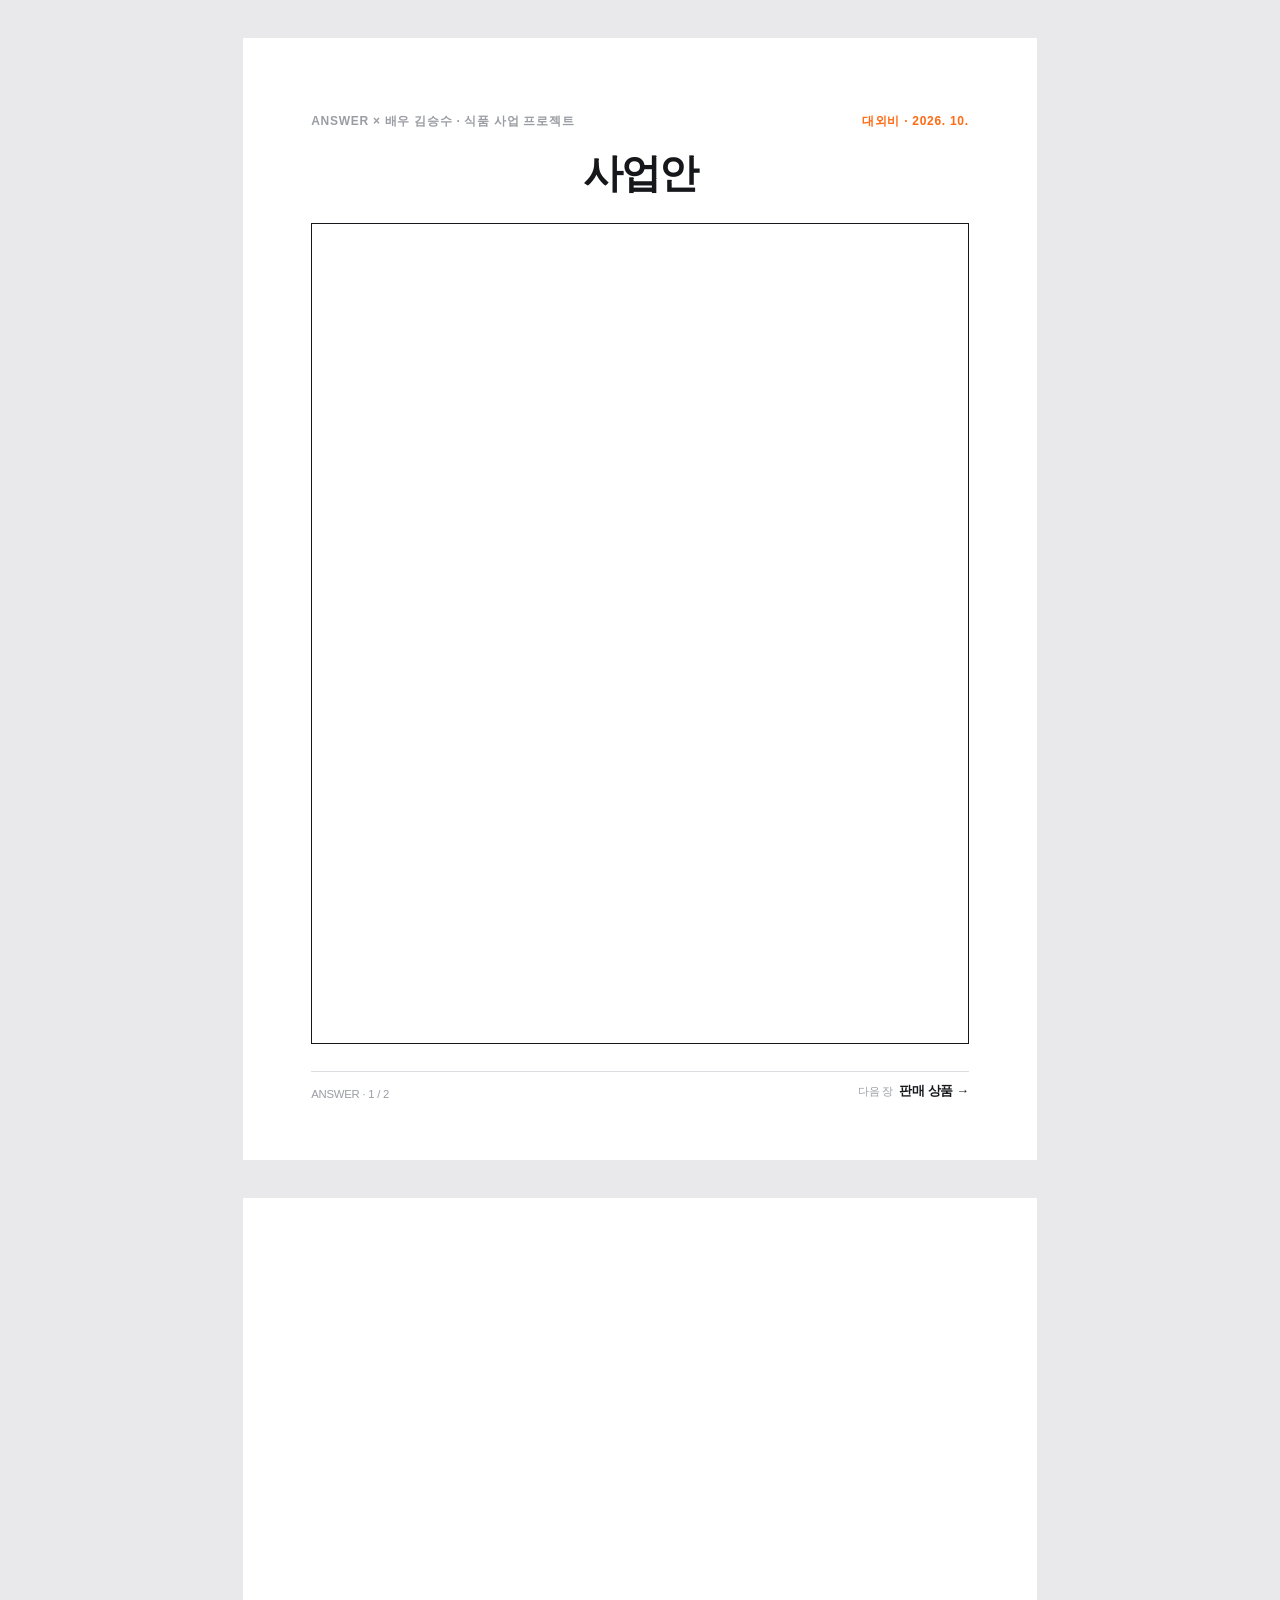
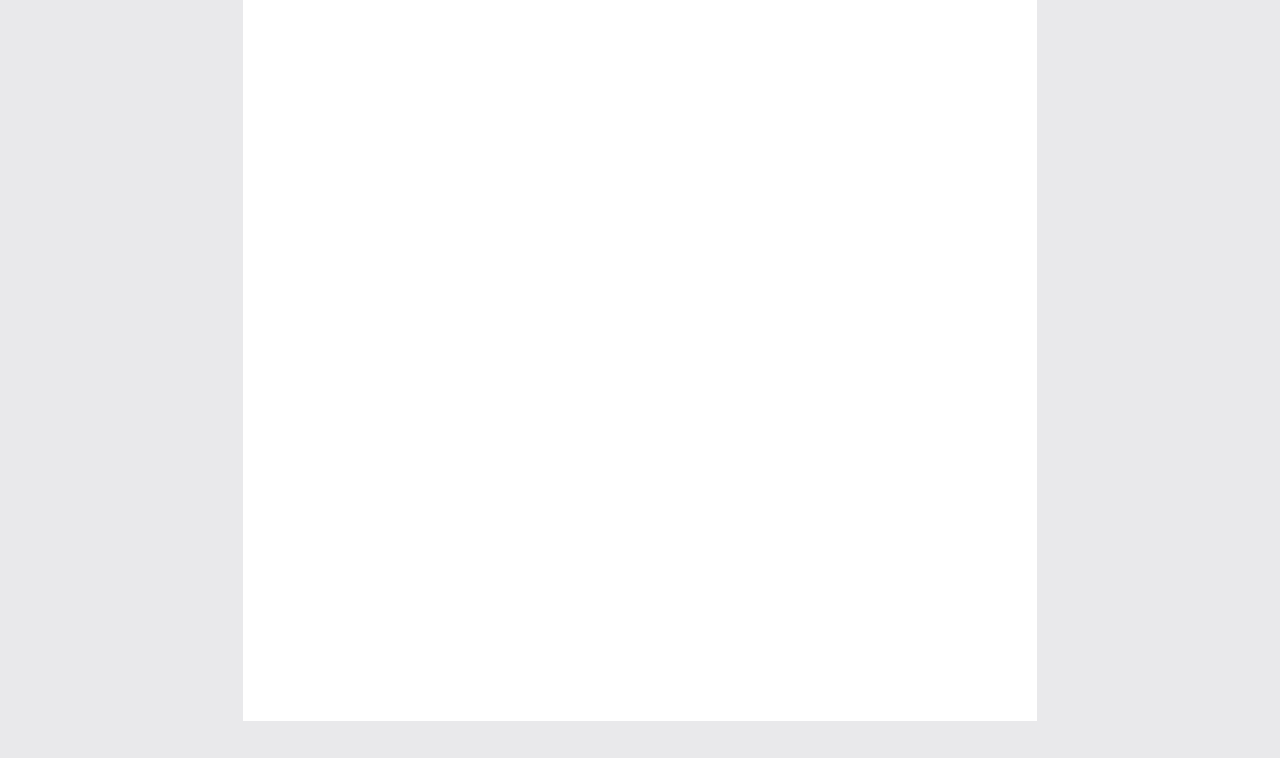
<file: props/business-plan/business-plan-blank.html>
<!doctype html>
<html lang="ko"><head><meta charset="utf-8">
<title>사업안 · 빈칸형 · 4편 소품</title>
<!--
  4편 소품용 사업안 · 빈칸형 (E4-12 그림과 같은 모양)
  1장: 가운데 '사업안' 제목 + 큰 빈 테두리. 카드를 이 테두리 안에 2×2로 놓는다.
  2장: 백지.
-->
<link rel="stylesheet" href="plan.css"></head><body>

<div class="page v-blank">
  <div class="meta"><span>ANSWER × 배우 김승수 · 식품 사업 프로젝트</span><span class="conf">대외비 · 2026. 10.</span></div>
  <h1>사업안</h1>
  <div class="frame" aria-label="빈 칸"></div>
  <div class="next" style="margin-top:0"><span>ANSWER · 1 / 2</span><span>다음 장 &nbsp;<b>판매 상품 →</b></span></div>
</div>

<div class="page"></div>

</body></html>
</file>
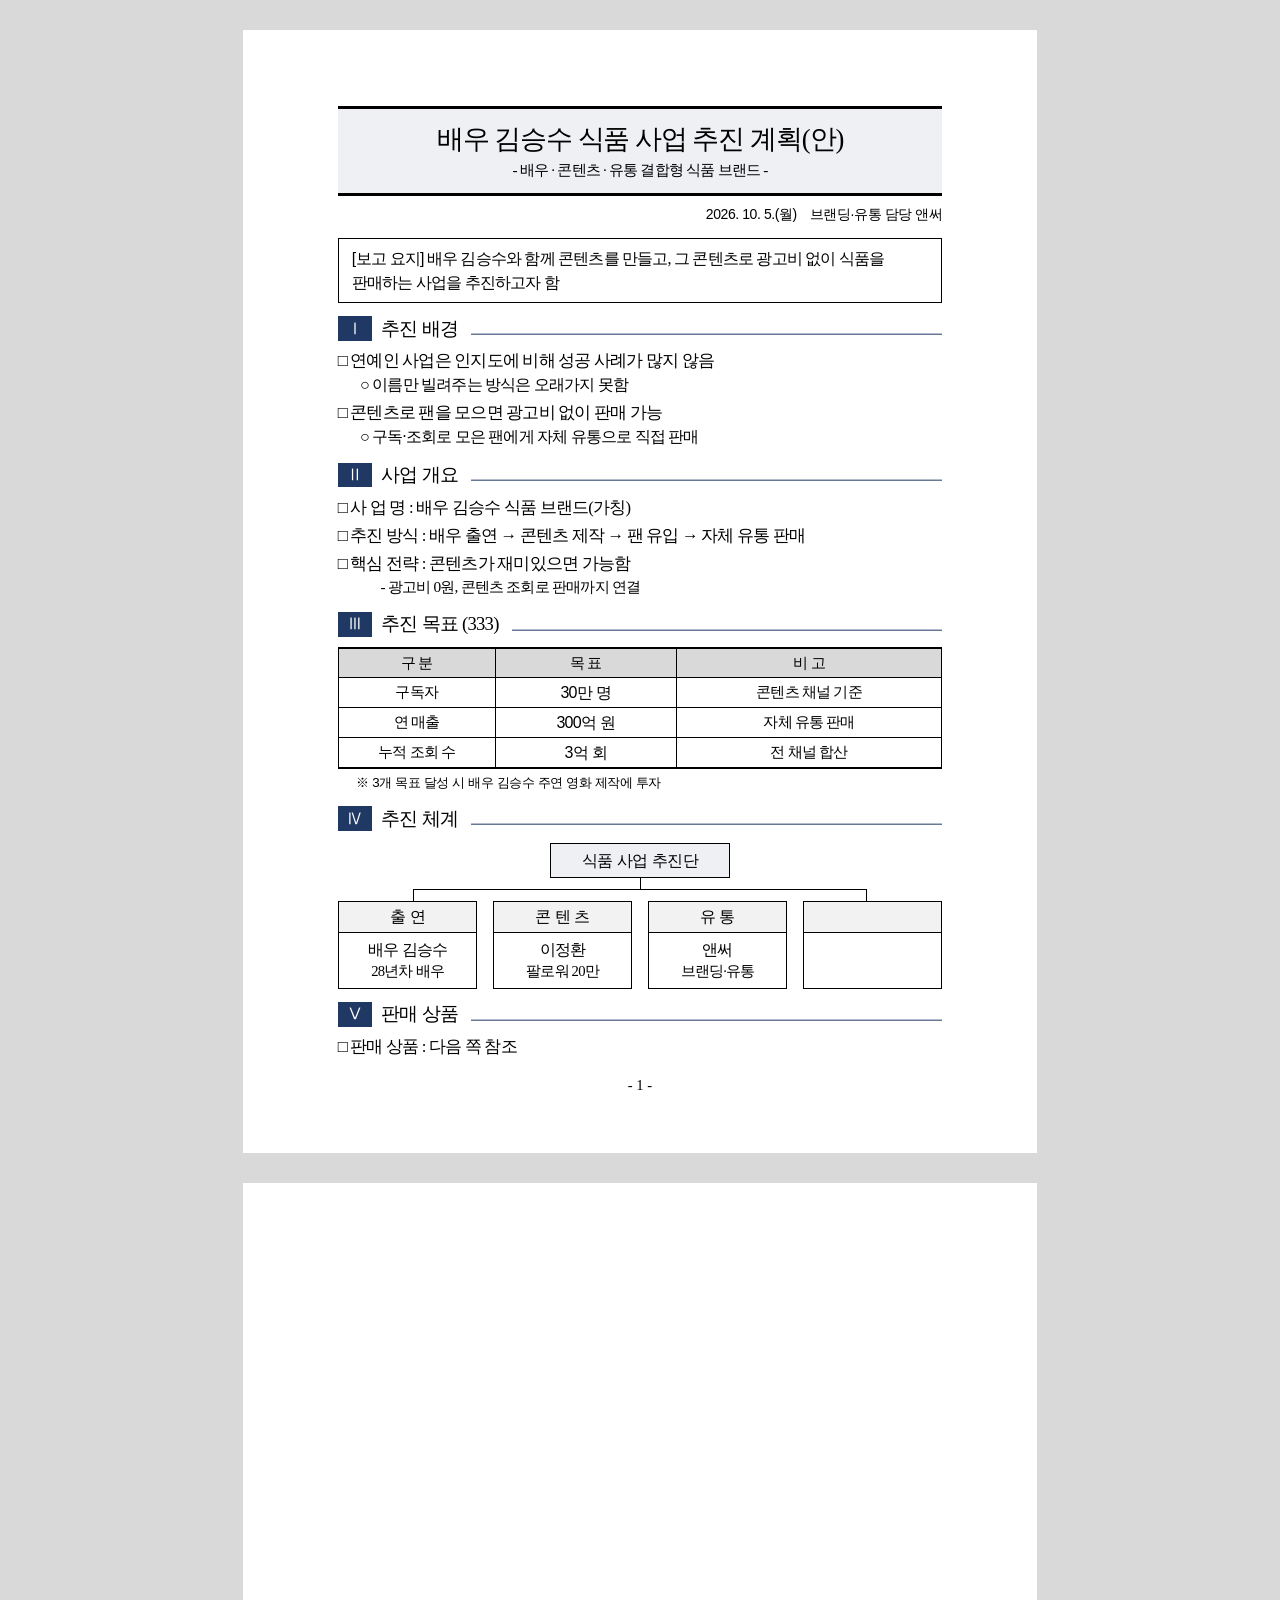
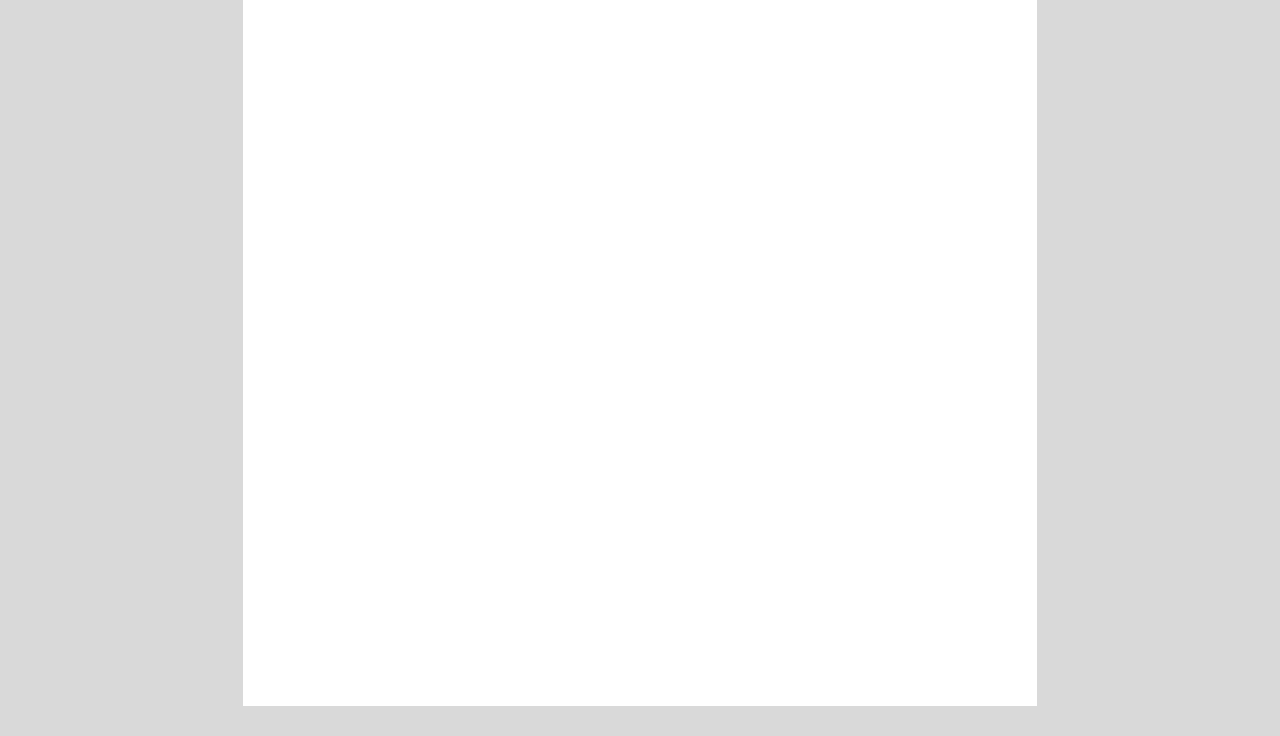
<file: props/business-plan/business-plan-hwp.html>
<!doctype html>
<html lang="ko"><head><meta charset="utf-8">
<title>사업안 · 한글 보고서형 · 4편 소품</title>
<!--
  4편 소품 사업안 · 한글 보고서형 (A4 세로, 2장)
  한국 회사·관공서에서 한글(한컴오피스)로 만든 보고서처럼 보이게 했다.
  제목 상자, 날짜·담당, 보고 요지, Ⅰ~Ⅴ 대제목, □ ○ - 개조식, 회색 머리행 표, 추진 체계도, 아래 가운데 쪽 번호.
  1장: Ⅳ 추진 체계의 네 번째 상자는 비워 둔다.
       → E4-10/12 최대표가 손끝으로 톡톡 두드리는 '빈 곳', '상품'이라고 적는 칸
  1장 끝: Ⅴ 판매 상품은 "다음 쪽"으로만 적는다. 판매 상품은 어디에도 적지 않는다.
  2장: 백지. → E4-37/38 최대표가 넘겼을 때 보이는 텅 빈 다음 장
  글꼴은 hwp.css 참고. 한컴오피스가 깔린 PC 에서 PDF 로 뽑아야 실제 한컴 글꼴이 들어간다.
-->
<link rel="stylesheet" href="hwp.css"></head><body>

<!-- ───────── 1장 ───────── -->
<div class="page">
  <div class="title-box">
    <h1>배우 김승수 식품 사업 추진 계획(안)</h1>
    <div class="sub">- 배우 · 콘텐츠 · 유통 결합형 식품 브랜드 -</div>
  </div>
  <p class="dateline">2026. 10. 5.(월) <span style="margin-left:2.5mm">브랜딩·유통 담당 앤써</span></p>

  <div class="gist"><b>[보고 요지]</b> 배우 김승수와 함께 콘텐츠를 만들고, 그 콘텐츠로 광고비 없이 식품을 판매하는 사업을 추진하고자 함</div>

  <h2><span class="no">Ⅰ</span>추진 배경</h2>
  <p class="l1">연예인 사업은 인지도에 비해 성공 사례가 많지 않음</p>
  <p class="l2">이름만 빌려주는 방식은 오래가지 못함</p>
  <p class="l1">콘텐츠로 팬을 모으면 광고비 없이 판매 가능</p>
  <p class="l2">구독·조회로 모은 팬에게 자체 유통으로 직접 판매</p>

  <h2><span class="no">Ⅱ</span>사업 개요</h2>
  <p class="l1">사 업 명 : 배우 김승수 식품 브랜드(가칭)</p>
  <p class="l1">추진 방식 : 배우 출연 → 콘텐츠 제작 → 팬 유입 → 자체 유통 판매</p>
  <p class="l1">핵심 전략 : 콘텐츠가 재미있으면 가능함</p>
  <p class="l3">광고비 0원, 콘텐츠 조회로 판매까지 연결</p>

  <h2><span class="no">Ⅲ</span>추진 목표 (333)</h2>
  <table>
    <colgroup><col style="width:26%"><col style="width:30%"><col></colgroup>
    <tr><th>구 분</th><th>목 표</th><th>비 고</th></tr>
    <tr><td>구독자</td><td class="num">30만 명</td><td>콘텐츠 채널 기준</td></tr>
    <tr><td>연 매출</td><td class="num">300억 원</td><td>자체 유통 판매</td></tr>
    <tr><td>누적 조회 수</td><td class="num">3억 회</td><td>전 채널 합산</td></tr>
  </table>
  <p class="note">3개 목표 달성 시 배우 김승수 주연 영화 제작에 투자</p>

  <h2><span class="no">Ⅳ</span>추진 체계</h2>
  <div class="org">
    <div class="top">식품 사업 추진단</div>
    <div class="stem"></div>
    <div class="rail"></div>
    <div class="row">
      <div class="box"><div class="h">출 연</div><div class="b"><span class="nm">배우 김승수</span>28년차 배우</div></div>
      <div class="box"><div class="h">콘 텐 츠</div><div class="b"><span class="nm">이정환</span>팔로워 20만</div></div>
      <div class="box"><div class="h">유 통</div><div class="b"><span class="nm">앤써</span>브랜딩·유통</div></div>
      <div class="box empty"><div class="h">빈칸</div><div class="b"></div></div>
    </div>
  </div>

  <h2><span class="no">Ⅴ</span>판매 상품</h2>
  <p class="l1">판매 상품 : 다음 쪽 참조</p>

  <div class="foot">- 1 -</div>
</div>

<!-- ───────── 2장 · 백지 (넘기면 텅 빈 다음 장) ───────── -->
<div class="page"></div>

</body></html>
</file>
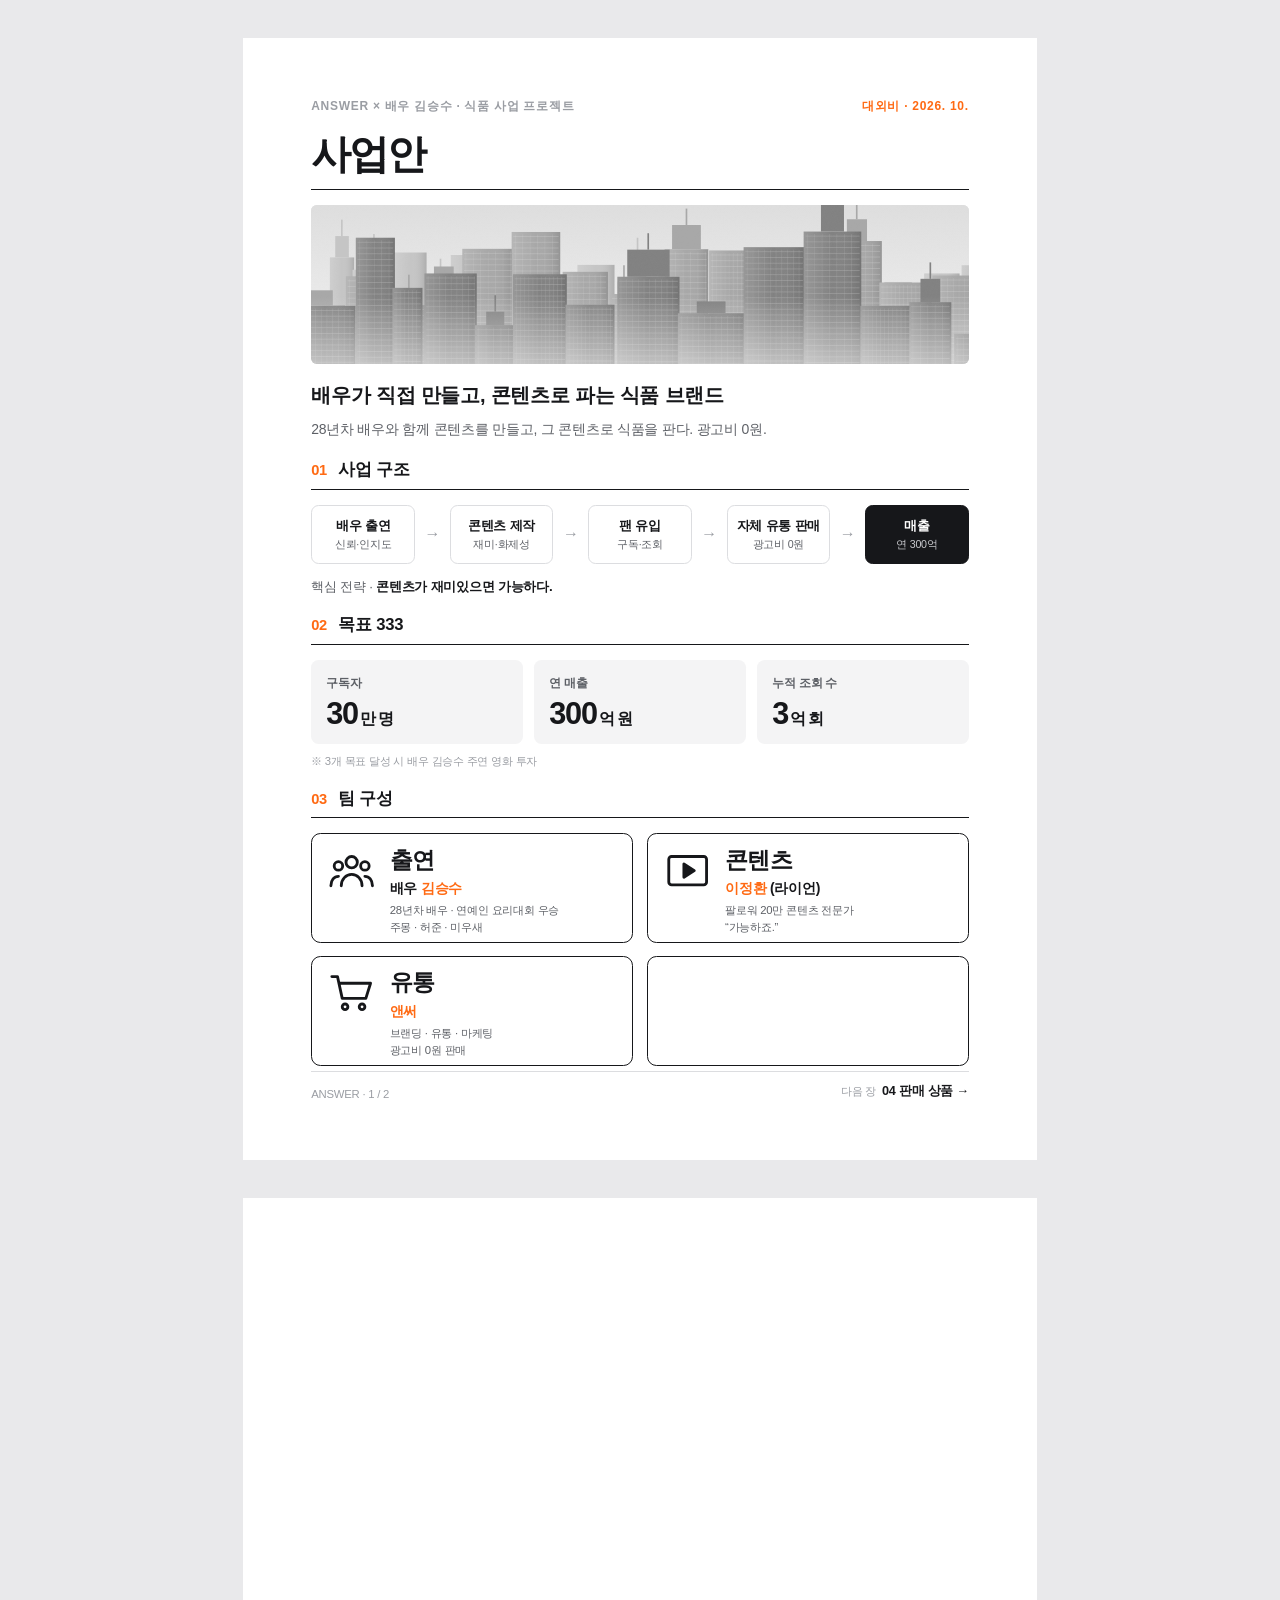
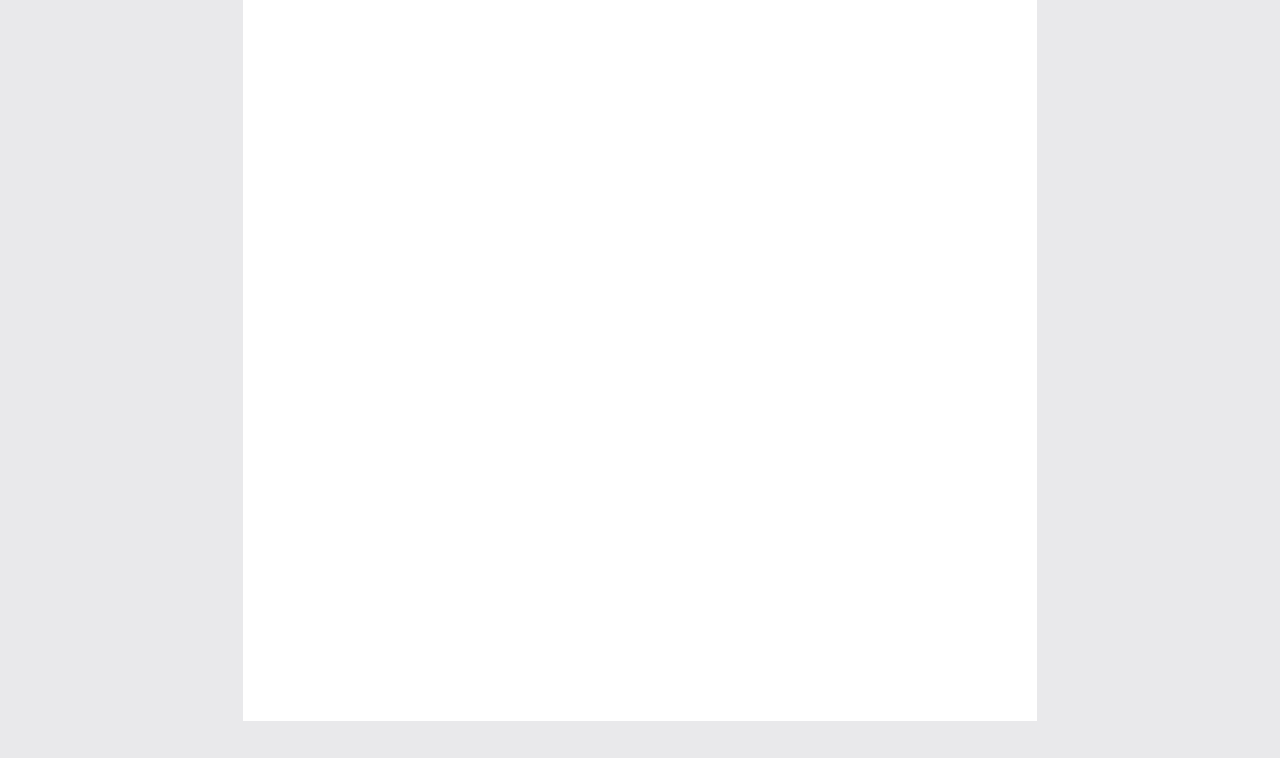
<file: props/business-plan/business-plan-photo.html>
<!doctype html>
<html lang="ko"><head><meta charset="utf-8">
<title>사업안 · 사진형 · 4편 소품</title>
<!--
  4편 '식품 전문가를 구했더니' 소품용 사업안 (A4 세로, 2장)
  1장: 본문. 팀 구성 2×2 중 오른쪽 아래 칸은 비워 둔다.
       → E4-12 최대표가 손끝으로 톡톡 두드리는 '빈 곳', '상품'이라고 적는 칸
  2장: 백지. → E4-37/38 최대표가 넘겼을 때 보이는 텅 빈 다음 장
  판매 상품은 일부러 어디에도 적지 않는다.
-->
<link rel="stylesheet" href="plan.css"></head><body>

<!-- ───────── 1장 · 본문 ───────── -->
<div class="page v-photo">
  <div class="meta"><span>ANSWER × 배우 김승수 · 식품 사업 프로젝트</span><span class="conf">대외비 · 2026. 10.</span></div>

  <h1>사업안</h1>
  <div class="title-rule"></div>
  <div class="photo"><img src="skyline.svg" alt=""></div>
  <p class="lede">배우가 직접 만들고, 콘텐츠로 파는 식품 브랜드</p>
  <p class="lede-sub">28년차 배우와 함께 콘텐츠를 만들고, 그 콘텐츠로 식품을 판다. 광고비 0원.</p>

  <section>
    <h2><span class="no">01</span>사업 구조</h2>
    <div class="flow">
      <div class="step">배우 출연<small>신뢰·인지도</small></div><span class="arr">→</span>
      <div class="step">콘텐츠 제작<small>재미·화제성</small></div><span class="arr">→</span>
      <div class="step">팬 유입<small>구독·조회</small></div><span class="arr">→</span>
      <div class="step">자체 유통 판매<small>광고비 0원</small></div><span class="arr">→</span>
      <div class="step goal">매출<small>연 300억</small></div>
    </div>
    <p class="strategy">핵심 전략 · <b>콘텐츠가 재미있으면 가능하다.</b></p>
  </section>

  <section>
    <h2><span class="no">02</span>목표 333</h2>
    <div class="goals">
      <div class="goal-card"><div class="k">구독자</div><div class="v">30<span>만 명</span></div></div>
      <div class="goal-card"><div class="k">연 매출</div><div class="v">300<span>억 원</span></div></div>
      <div class="goal-card"><div class="k">누적 조회 수</div><div class="v">3<span>억 회</span></div></div>
    </div>
    <p class="goal-note">※ 3개 목표 달성 시 배우 김승수 주연 영화 투자</p>
  </section>

  <section>
    <h2><span class="no">03</span>팀 구성</h2>
    <div class="team">
      <div class="slot">
        <svg viewBox="0 0 48 48" fill="none" stroke="#16171a" stroke-width="3" stroke-linecap="round"><circle cx="24" cy="15" r="6"/><path d="M13 40c0-7 5-12 11-12s11 5 11 12"/><circle cx="10" cy="19" r="4.5"/><path d="M2 40c0-6 3.5-10 8-10"/><circle cx="38" cy="19" r="4.5"/><path d="M46 40c0-6-3.5-10-8-10"/></svg>
        <div><div class="role">출연</div><div class="who">배우 <em>김승수</em></div>
          <div class="cv">28년차 배우 · 연예인 요리대회 우승<br>주몽 · 허준 · 미우새</div></div>
      </div>
      <div class="slot">
        <svg viewBox="0 0 48 48" fill="none" stroke="#16171a" stroke-width="3" stroke-linejoin="round"><rect x="4" y="9" width="40" height="30" rx="3"/><path d="M20 17v14l11-7z" fill="#16171a"/></svg>
        <div><div class="role">콘텐츠</div><div class="who"><em>이정환</em> (라이언)</div>
          <div class="cv">팔로워 20만 콘텐츠 전문가<br>“가능하죠.”</div></div>
      </div>
      <div class="slot">
        <svg viewBox="0 0 48 48" fill="none" stroke="#16171a" stroke-width="3" stroke-linecap="round" stroke-linejoin="round"><path d="M3 7h6l5 23h25l5-16H12"/><circle cx="17" cy="39" r="3"/><circle cx="35" cy="39" r="3"/></svg>
        <div><div class="role">유통</div><div class="who"><em>앤써</em></div>
          <div class="cv">브랜딩 · 유통 · 마케팅<br>광고비 0원 판매</div></div>
      </div>
      <div class="slot empty" aria-label="빈 칸"></div>
    </div>
  </section>

  <div class="next"><span>ANSWER · 1 / 2</span><span>다음 장 &nbsp;<b>04 판매 상품 →</b></span></div>
</div>

<!-- ───────── 2장 · 백지 (넘기면 텅 빈 다음 장) ───────── -->
<div class="page"></div>

</body></html>
</file>
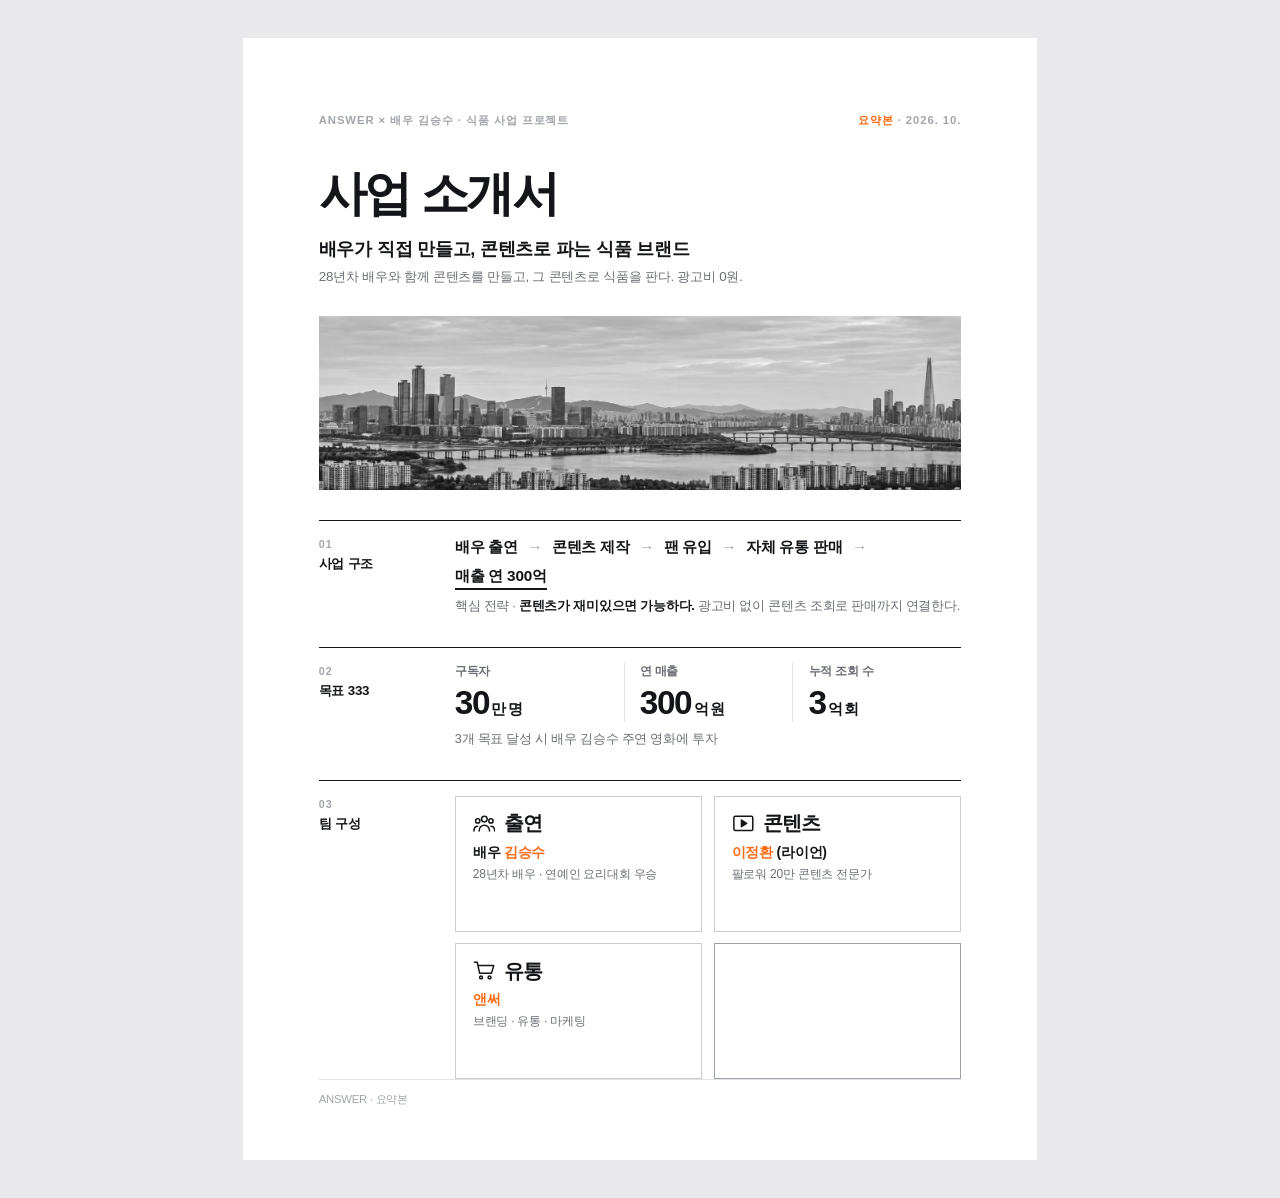
<file: props/business-plan/business-plan-summary.html>
<!doctype html>
<html lang="ko"><head><meta charset="utf-8">
<title>사업 소개서(요약본) · 4편 소품</title>
<!--
  4편 소품 · 사업 소개서(요약본) A4 1장
  앤써가 미팅 전에 최대표에게 미리 보낸 한 장짜리 소개서. 최대표가 처음부터 들고 보는 서류.
  E4-08 "망하기 딱 좋게 생겼네" · E4-10 "음식은 누가 책임져?" · E4-12 빈칸 톡톡 · '상품' 적는 칸(팀 구성 오른쪽 아래 빈 칸)
  E4-22/23 에서 앤써가 미는 것은 정식 사업안(business-plan-hwp.pdf)이다. 이 소개서와 다른 서류.
-->
<link rel="stylesheet" href="summary.css"></head><body>

<div class="page">
  <div class="top"><span>ANSWER × 배우 김승수 · 식품 사업 프로젝트</span><span><span class="tag">요약본</span> · 2026. 10.</span></div>

  <h1>사업 소개서</h1>
  <p class="lede">배우가 직접 만들고, 콘텐츠로 파는 식품 브랜드</p>
  <p class="lede-sub">28년차 배우와 함께 콘텐츠를 만들고, 그 콘텐츠로 식품을 판다. 광고비 0원.</p>

  <div class="photo"><img src="img/city.jpg" alt=""></div>

  <section class="sec">
    <h2><small>01</small>사업 구조</h2>
    <div>
      <div class="flow"><span>배우 출연</span><i>→</i><span>콘텐츠 제작</span><i>→</i><span>팬 유입</span><i>→</i><span>자체 유통 판매</span><i>→</i><span class="goal">매출 연 300억</span></div>
      <p class="small">핵심 전략 · <b>콘텐츠가 재미있으면 가능하다.</b> 광고비 없이 콘텐츠 조회로 판매까지 연결한다.</p>
    </div>
  </section>

  <section class="sec">
    <h2><small>02</small>목표 333</h2>
    <div>
      <div class="goals">
        <div><div class="k">구독자</div><div class="v">30<span>만 명</span></div></div>
        <div><div class="k">연 매출</div><div class="v">300<span>억 원</span></div></div>
        <div><div class="k">누적 조회 수</div><div class="v">3<span>억 회</span></div></div>
      </div>
      <p class="small">3개 목표 달성 시 배우 김승수 주연 영화에 투자</p>
    </div>
  </section>

  <section class="sec">
    <h2><small>03</small>팀 구성</h2>
    <div class="team">
      <div class="slot">
        <div class="role"><svg viewBox="0 0 48 48" fill="none" stroke="#141518" stroke-width="3.2" stroke-linecap="round"><circle cx="24" cy="15" r="6"/><path d="M13 40c0-7 5-12 11-12s11 5 11 12"/><circle cx="10" cy="19" r="4.5"/><path d="M2 40c0-6 3.5-10 8-10"/><circle cx="38" cy="19" r="4.5"/><path d="M46 40c0-6-3.5-10-8-10"/></svg>출연</div>
        <div class="who">배우 <em>김승수</em></div>
        <div class="cv">28년차 배우 · 연예인 요리대회 우승</div>
      </div>
      <div class="slot">
        <div class="role"><svg viewBox="0 0 48 48" fill="none" stroke="#141518" stroke-width="3.2" stroke-linejoin="round"><rect x="4" y="9" width="40" height="30" rx="3"/><path d="M20 17v14l11-7z" fill="#141518"/></svg>콘텐츠</div>
        <div class="who"><em>이정환</em> (라이언)</div>
        <div class="cv">팔로워 20만 콘텐츠 전문가</div>
      </div>
      <div class="slot">
        <div class="role"><svg viewBox="0 0 48 48" fill="none" stroke="#141518" stroke-width="3.2" stroke-linecap="round" stroke-linejoin="round"><path d="M3 7h6l5 23h25l5-16H12"/><circle cx="17" cy="39" r="3"/><circle cx="35" cy="39" r="3"/></svg>유통</div>
        <div class="who"><em>앤써</em></div>
        <div class="cv">브랜딩 · 유통 · 마케팅</div>
      </div>
      <div class="slot empty" aria-label="빈 칸"></div>
    </div>
  </section>

  <div class="foot"><span>ANSWER · 요약본</span></div>
</div>

</body></html>
</file>
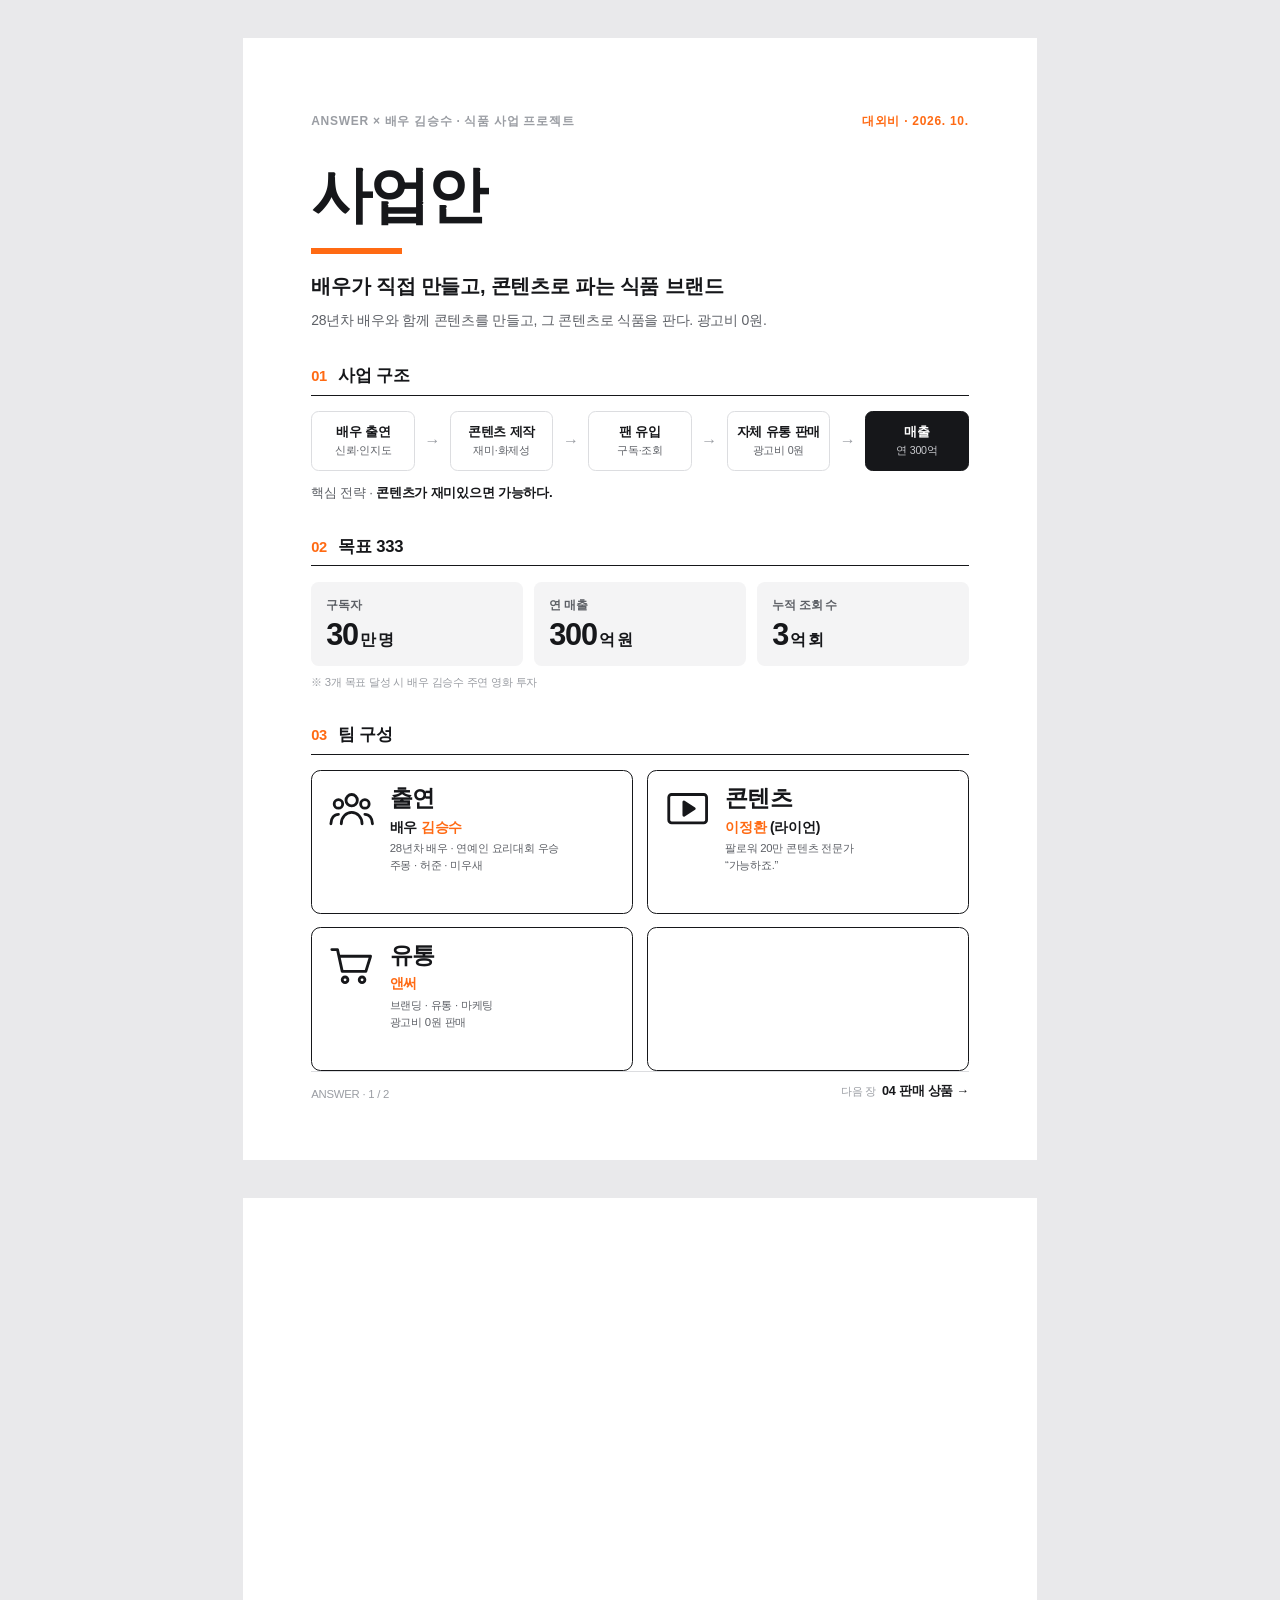
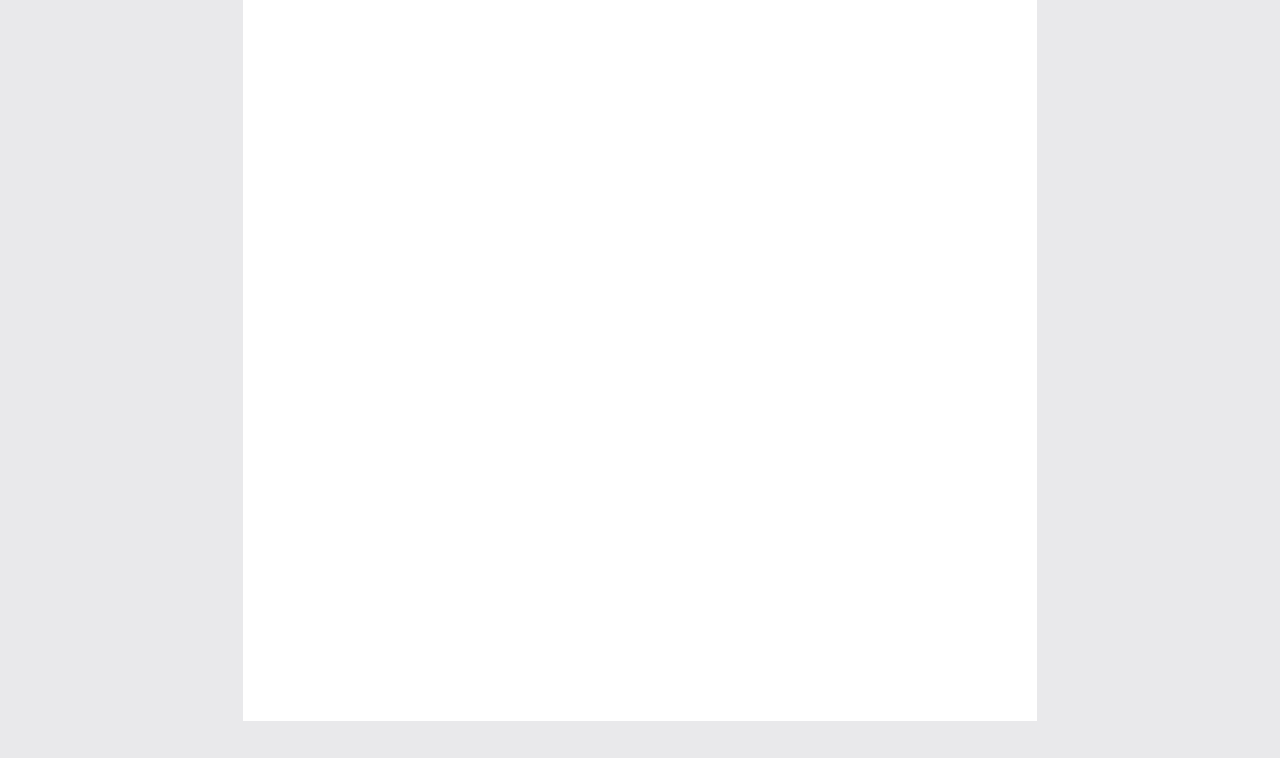
<file: props/business-plan/business-plan.html>
<!doctype html>
<html lang="ko"><head><meta charset="utf-8">
<title>사업안 · 4편 소품</title>
<!--
  4편 '식품 전문가를 구했더니' 소품용 사업안 (A4 세로, 2장)
  1장: 본문. 팀 구성 2×2 중 오른쪽 아래 칸은 비워 둔다.
       → E4-12 최대표가 손끝으로 톡톡 두드리는 '빈 곳', '상품'이라고 적는 칸
  2장: 백지. → E4-37/38 최대표가 넘겼을 때 보이는 텅 빈 다음 장
  판매 상품은 일부러 어디에도 적지 않는다.
-->
<style>
@page{size:A4;margin:0}
:root{--ink:#16171a;--sub:#5d6066;--faint:#9a9da3;--line:#dcdde0;--soft:#f4f4f5;--answer:#ff6a13}
*{box-sizing:border-box}
html,body{margin:0;background:#e9e9eb}
body{font-family:"Pretendard","Pretendard Variable","Apple SD Gothic Neo","Malgun Gothic",sans-serif;color:var(--ink);
  word-break:keep-all;letter-spacing:-.015em;-webkit-print-color-adjust:exact;print-color-adjust:exact}
.page{width:210mm;height:297mm;margin:10mm auto;background:#fff;position:relative;overflow:hidden;
  padding:20mm 18mm 16mm;display:flex;flex-direction:column}
@media print{html,body{background:#fff}.page{margin:0;box-shadow:none;break-after:page}}

/* 머리 */
.meta{display:flex;justify-content:space-between;font-size:9pt;font-weight:600;color:var(--faint);letter-spacing:.06em}
.meta .conf{color:var(--answer)}
h1{font-size:46pt;font-weight:800;letter-spacing:-.05em;margin:9mm 0 0;line-height:1}
.title-rule{height:2.2mm;width:24mm;background:var(--answer);margin:6mm 0 5mm}
.lede{font-size:15pt;font-weight:700;line-height:1.45;margin:0}
.lede-sub{font-size:10.5pt;color:var(--sub);margin:2mm 0 0;line-height:1.6}

/* 섹션 */
section{margin-top:9mm}
h2{display:flex;align-items:baseline;gap:3mm;font-size:12.5pt;font-weight:800;margin:0 0 4mm;
  padding-bottom:2mm;border-bottom:1.2pt solid var(--ink)}
h2 .no{color:var(--answer);font-size:11pt}

/* 1. 사업 구조 */
.flow{display:flex;align-items:center;gap:2.5mm}
.flow .step{flex:1;border:1pt solid var(--line);border-radius:2mm;padding:3mm 2mm;text-align:center;font-size:10pt;font-weight:700}
.flow .step small{display:block;font-size:8pt;font-weight:500;color:var(--sub);margin-top:.8mm}
.flow .arr{color:var(--faint);font-weight:700}
.flow .step.goal{background:var(--ink);color:#fff;border-color:var(--ink)}
.flow .step.goal small{color:#c9cace}
.strategy{margin:3.5mm 0 0;font-size:10pt;color:var(--sub)}
.strategy b{color:var(--ink)}

/* 2. 목표 333 */
.goals{display:grid;grid-template-columns:repeat(3,1fr);gap:3mm}
.goal-card{background:var(--soft);border-radius:2mm;padding:4mm 4mm 3.5mm}
.goal-card .k{font-size:9pt;font-weight:600;color:var(--sub)}
.goal-card .v{font-size:23pt;font-weight:800;letter-spacing:-.04em;line-height:1.15;margin-top:1mm}
.goal-card .v span{font-size:12pt;font-weight:700;margin-left:.6mm}
.goal-note{font-size:8.5pt;color:var(--faint);margin:2.5mm 0 0}

/* 3. 팀 구성 2×2 — 오른쪽 아래는 빈 칸 */
.team{display:grid;grid-template-columns:1fr 1fr;grid-template-rows:38mm 38mm;gap:3.5mm}
.slot{border:1.2pt solid var(--ink);border-radius:2.5mm;padding:4mm 4.5mm;display:flex;gap:4mm;align-items:flex-start}
.slot svg{flex:none;width:12mm;height:12mm}
.slot .role{font-size:17pt;font-weight:800;letter-spacing:-.03em;line-height:1.1}
.slot .who{font-size:10.5pt;font-weight:700;margin-top:2mm}
.slot .who em{font-style:normal;color:var(--answer)}
.slot .cv{font-size:8.5pt;color:var(--sub);line-height:1.5;margin-top:1mm}
.slot.empty{border-color:var(--ink)}

/* 하단 */
.next{margin-top:auto;display:flex;justify-content:space-between;align-items:flex-end;
  border-top:1pt solid var(--line);padding-top:3mm;font-size:8.5pt;color:var(--faint)}
.next b{color:var(--ink);font-size:9.5pt}
</style></head><body>

<!-- ───────── 1장 · 본문 ───────── -->
<div class="page">
  <div class="meta"><span>ANSWER × 배우 김승수 · 식품 사업 프로젝트</span><span class="conf">대외비 · 2026. 10.</span></div>

  <h1>사업안</h1>
  <div class="title-rule"></div>
  <p class="lede">배우가 직접 만들고, 콘텐츠로 파는 식품 브랜드</p>
  <p class="lede-sub">28년차 배우와 함께 콘텐츠를 만들고, 그 콘텐츠로 식품을 판다. 광고비 0원.</p>

  <section>
    <h2><span class="no">01</span>사업 구조</h2>
    <div class="flow">
      <div class="step">배우 출연<small>신뢰·인지도</small></div><span class="arr">→</span>
      <div class="step">콘텐츠 제작<small>재미·화제성</small></div><span class="arr">→</span>
      <div class="step">팬 유입<small>구독·조회</small></div><span class="arr">→</span>
      <div class="step">자체 유통 판매<small>광고비 0원</small></div><span class="arr">→</span>
      <div class="step goal">매출<small>연 300억</small></div>
    </div>
    <p class="strategy">핵심 전략 · <b>콘텐츠가 재미있으면 가능하다.</b></p>
  </section>

  <section>
    <h2><span class="no">02</span>목표 333</h2>
    <div class="goals">
      <div class="goal-card"><div class="k">구독자</div><div class="v">30<span>만 명</span></div></div>
      <div class="goal-card"><div class="k">연 매출</div><div class="v">300<span>억 원</span></div></div>
      <div class="goal-card"><div class="k">누적 조회 수</div><div class="v">3<span>억 회</span></div></div>
    </div>
    <p class="goal-note">※ 3개 목표 달성 시 배우 김승수 주연 영화 투자</p>
  </section>

  <section>
    <h2><span class="no">03</span>팀 구성</h2>
    <div class="team">
      <div class="slot">
        <svg viewBox="0 0 48 48" fill="none" stroke="#16171a" stroke-width="3" stroke-linecap="round"><circle cx="24" cy="15" r="6"/><path d="M13 40c0-7 5-12 11-12s11 5 11 12"/><circle cx="10" cy="19" r="4.5"/><path d="M2 40c0-6 3.5-10 8-10"/><circle cx="38" cy="19" r="4.5"/><path d="M46 40c0-6-3.5-10-8-10"/></svg>
        <div><div class="role">출연</div><div class="who">배우 <em>김승수</em></div>
          <div class="cv">28년차 배우 · 연예인 요리대회 우승<br>주몽 · 허준 · 미우새</div></div>
      </div>
      <div class="slot">
        <svg viewBox="0 0 48 48" fill="none" stroke="#16171a" stroke-width="3" stroke-linejoin="round"><rect x="4" y="9" width="40" height="30" rx="3"/><path d="M20 17v14l11-7z" fill="#16171a"/></svg>
        <div><div class="role">콘텐츠</div><div class="who"><em>이정환</em> (라이언)</div>
          <div class="cv">팔로워 20만 콘텐츠 전문가<br>“가능하죠.”</div></div>
      </div>
      <div class="slot">
        <svg viewBox="0 0 48 48" fill="none" stroke="#16171a" stroke-width="3" stroke-linecap="round" stroke-linejoin="round"><path d="M3 7h6l5 23h25l5-16H12"/><circle cx="17" cy="39" r="3"/><circle cx="35" cy="39" r="3"/></svg>
        <div><div class="role">유통</div><div class="who"><em>앤써</em></div>
          <div class="cv">브랜딩 · 유통 · 마케팅<br>광고비 0원 판매</div></div>
      </div>
      <div class="slot empty" aria-label="빈 칸"></div>
    </div>
  </section>

  <div class="next"><span>ANSWER · 1 / 2</span><span>다음 장 &nbsp;<b>04 판매 상품 →</b></span></div>
</div>

<!-- ───────── 2장 · 백지 (넘기면 텅 빈 다음 장) ───────── -->
<div class="page"></div>

</body></html>
</file>
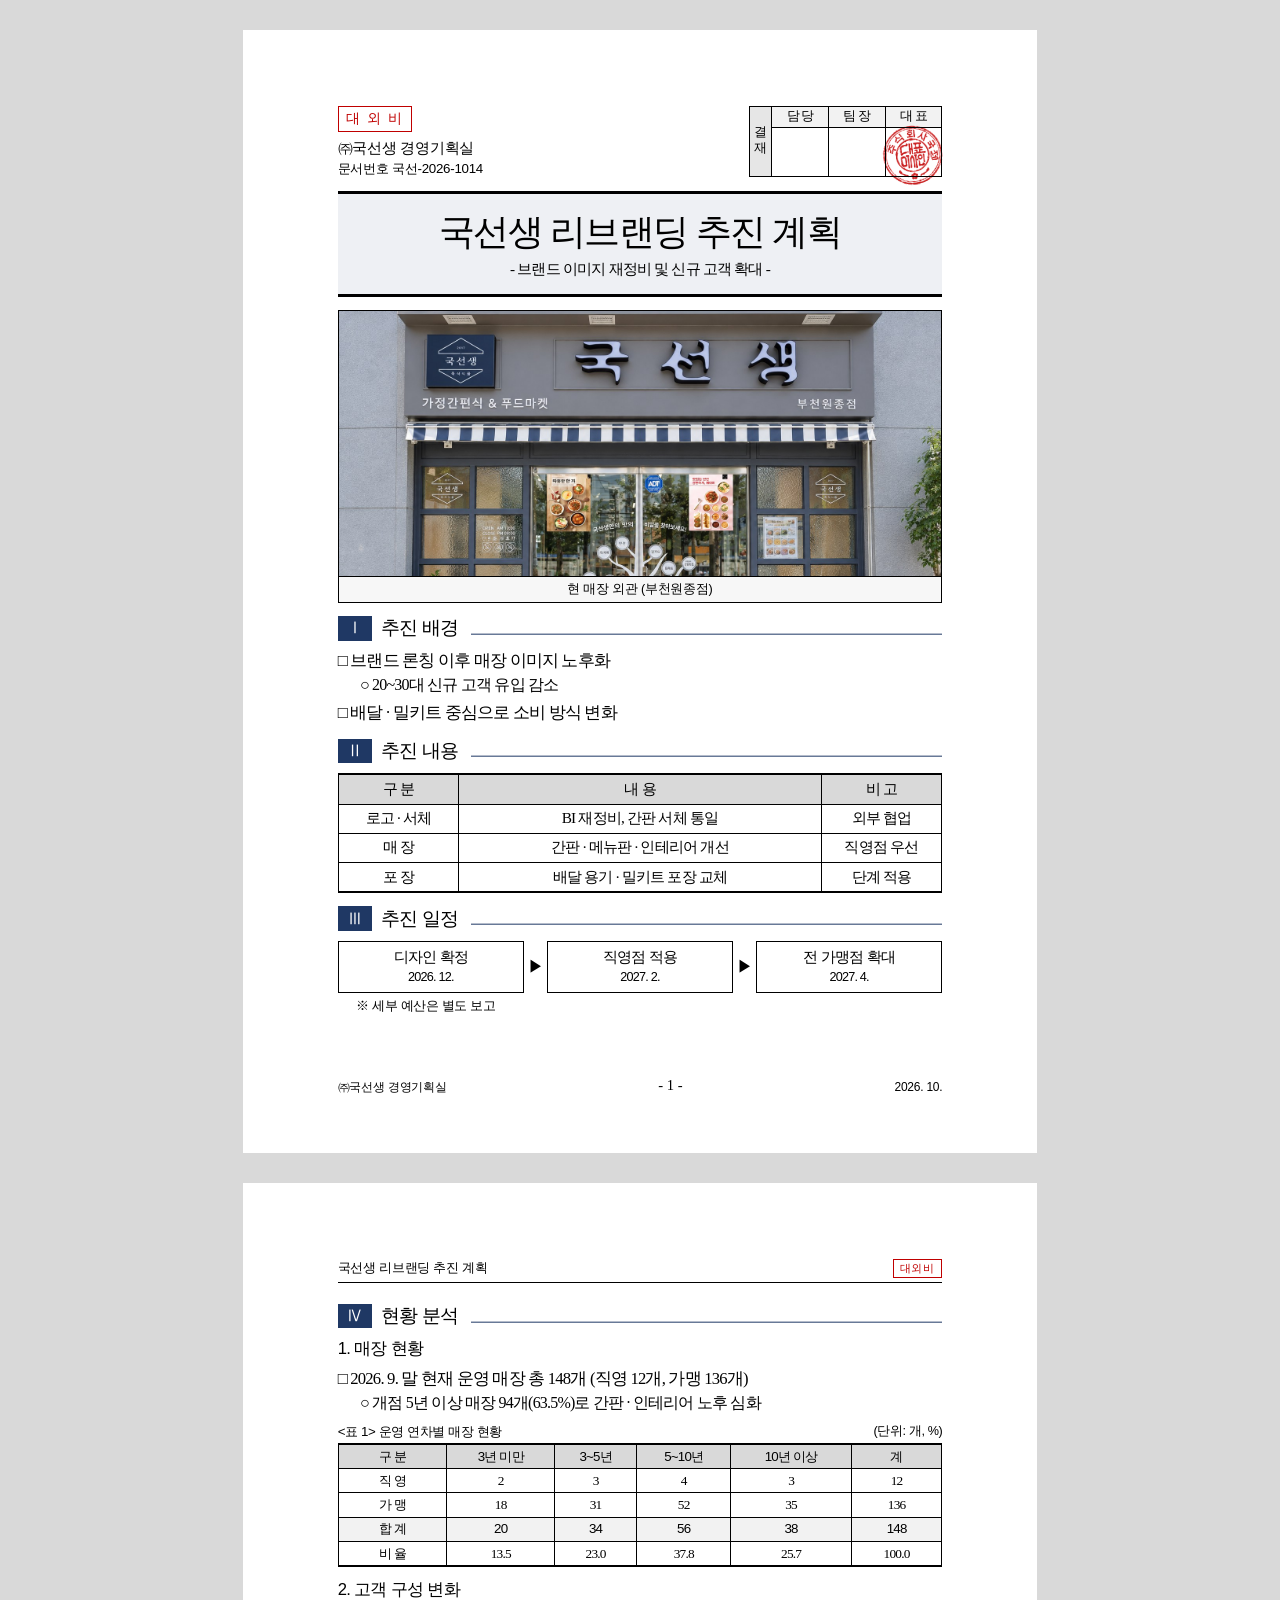
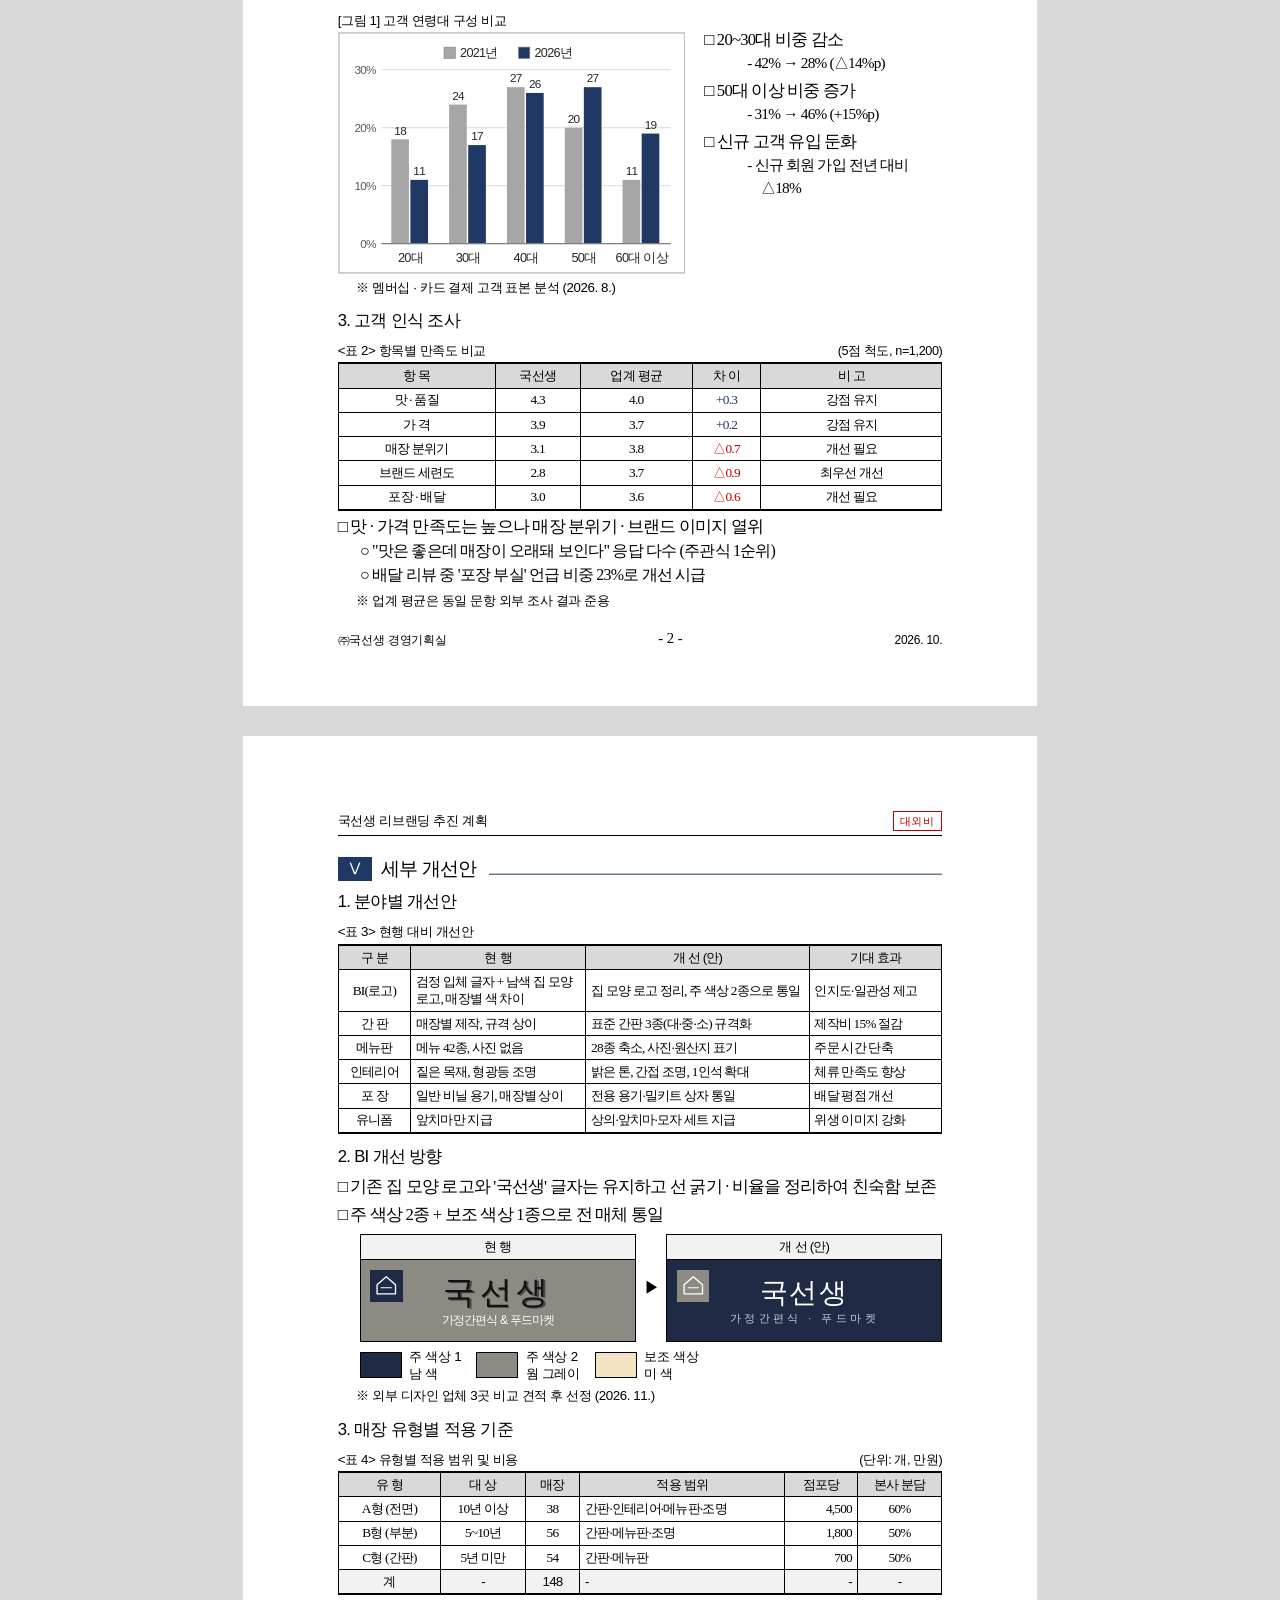
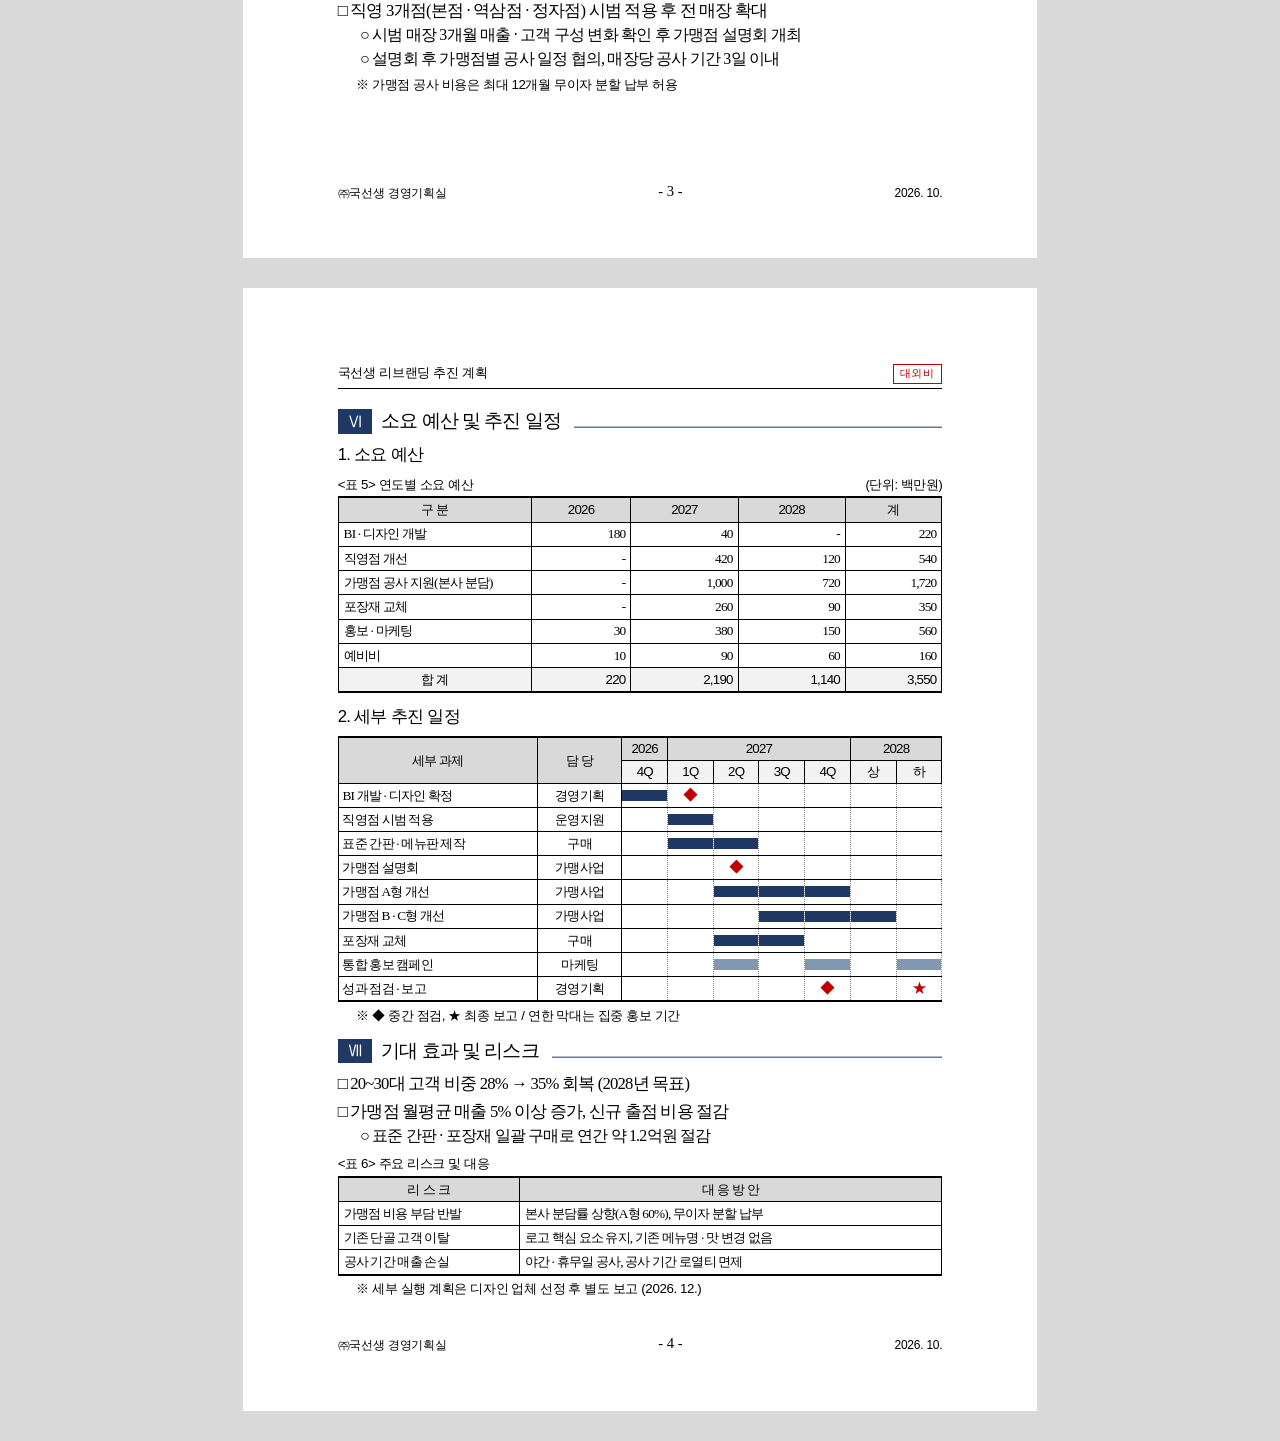
<file: props/ceo-docs/doc1-gukseonsaeng-rebranding.html>
<!doctype html>
<html lang="ko"><head><meta charset="utf-8">
<title>국선생 리브랜딩 추진 계획 · 최대표 업무 서류 1</title>
<!--
  4편 소품 · 최대표 업무 서류 1/3 (A4 세로 4장)
  E4-24 대표가 당기는 업무 서류, E4-25 탑뷰 세 장 중 맨 왼쪽, E4-26~29 앤써가 손으로 탕 짚는 서류
  내용은 촬영용 예시. 실제 회사 자료가 아니다.
-->
<link rel="stylesheet" href="../business-plan/hwp.css"><link rel="stylesheet" href="ceo.css"></head><body>
<div class="page doc">
  <div class="co-head">
    <div class="who"><span class="secret">대 외 비</span><br><b>㈜국선생 경영기획실</b><br>문서번호 국선-2026-1014</div>
    <table class="approve"><tr><th class="side" rowspan="2">결<br>재</th><th>담 당</th><th>팀 장</th><th>대 표</th></tr>
      <tr><td></td><td></td><td><img class="stamp" src="img/seal-stamp.png" alt="법인 인감" style="transform:translate(-.2mm,1mm) rotate(-7deg)"></td></tr></table>
  </div>

  <div class="title-box"><h1>국선생 리브랜딩 추진 계획</h1><div class="sub">- 브랜드 이미지 재정비 및 신규 고객 확대 -</div></div>

  <figure class="fig">
    <img src="img/storefront.jpg" alt="매장 외관">
    <figcaption>현 매장 외관 (부천원종점)</figcaption>
  </figure>

  <h2><span class="no">Ⅰ</span>추진 배경</h2>
  <p class="l1">브랜드 론칭 이후 매장 이미지 노후화</p>
  <p class="l2">20~30대 신규 고객 유입 감소</p>
  <p class="l1">배달 · 밀키트 중심으로 소비 방식 변화</p>

  <h2><span class="no">Ⅱ</span>추진 내용</h2>
  <table>
    <colgroup><col style="width:20%"><col><col style="width:20%"></colgroup>
    <tr><th>구 분</th><th>내 용</th><th>비 고</th></tr>
    <tr><td>로고 · 서체</td><td>BI 재정비, 간판 서체 통일</td><td>외부 협업</td></tr>
    <tr><td>매 장</td><td>간판 · 메뉴판 · 인테리어 개선</td><td>직영점 우선</td></tr>
    <tr><td>포 장</td><td>배달 용기 · 밀키트 포장 교체</td><td>단계 적용</td></tr>
  </table>

  <h2><span class="no">Ⅲ</span>추진 일정</h2>
  <div class="steps">
    <div class="st"><b>디자인 확정</b><small>2026. 12.</small></div><div class="ar">▶</div>
    <div class="st"><b>직영점 적용</b><small>2027. 2.</small></div><div class="ar">▶</div>
    <div class="st"><b>전 가맹점 확대</b><small>2027. 4.</small></div>
  </div>
  <p class="note">세부 예산은 별도 보고</p>

  <div class="co-foot"><span>㈜국선생 경영기획실</span><span class="pg">- 1 -</span><span>2026. 10.</span></div>
</div>
<!-- ===== 2~4쪽 (상세) ===== -->
<div class="page doc">
  <div class="run-head"><span>국선생 리브랜딩 추진 계획</span><span class="secret">대외비</span></div>

  <h2><span class="no">Ⅳ</span>현황 분석</h2>
  <div class="h3">1. 매장 현황</div>
  <p class="l1">2026. 9. 말 현재 운영 매장 총 148개 (직영 12개, 가맹 136개)</p>
  <p class="l2">개점 5년 이상 매장 94개(63.5%)로 간판 · 인테리어 노후 심화</p>
  <div class="cap"><span>&lt;표 1&gt; 운영 연차별 매장 현황</span><span class="u">(단위: 개, %)</span></div>
  <table class="sm">
    <colgroup><col style="width:18%"><col><col><col><col><col style="width:15%"></colgroup>
    <tr><th>구 분</th><th>3년 미만</th><th>3~5년</th><th>5~10년</th><th>10년 이상</th><th>계</th></tr>
    <tr><td>직 영</td><td>2</td><td>3</td><td>4</td><td>3</td><td>12</td></tr>
    <tr><td>가 맹</td><td>18</td><td>31</td><td>52</td><td>35</td><td>136</td></tr>
    <tr class="sum"><td>합 계</td><td>20</td><td>34</td><td>56</td><td>38</td><td>148</td></tr>
    <tr><td>비 율</td><td>13.5</td><td>23.0</td><td>37.8</td><td>25.7</td><td>100.0</td></tr>
  </table>

  <div class="h3">2. 고객 구성 변화</div>
  <div class="two" style="grid-template-columns:92mm 1fr">
    <div>
      <div class="cap"><span>[그림 1] 고객 연령대 구성 비교</span></div>
      <svg class="chart" width="92mm" height="64mm" viewBox="0 0 368 256" font-family="HY중고딕,HYGothic-Medium,HYGothic,sans-serif" aria-label="고객 연령대 구성"><rect x="1" y="1" width="366" height="254" fill="#fff" stroke="#bfbfbf" stroke-width="1.5"/><rect x="112.2" y="16.0" width="12" height="12" fill="#a6a6a6" stroke="#7f7f7f" stroke-width=".6"/><text x="129.2" y="26.5" font-size="13.5" text-anchor="start" fill="#262626">2021년</text><rect x="191.0" y="16.0" width="12" height="12" fill="#1f3864" stroke="#7f7f7f" stroke-width=".6"/><text x="208.0" y="26.5" font-size="13.5" text-anchor="start" fill="#262626">2026년</text><path d="M46 224.0H352" stroke="#d9d9d9" stroke-width="1.2"/><text x="40.0" y="228.5" font-size="12.5" text-anchor="end" fill="#595959">0%</text><path d="M46 162.7H352" stroke="#d9d9d9" stroke-width="1.2"/><text x="40.0" y="167.2" font-size="12.5" text-anchor="end" fill="#595959">10%</text><path d="M46 101.3H352" stroke="#d9d9d9" stroke-width="1.2"/><text x="40.0" y="105.8" font-size="12.5" text-anchor="end" fill="#595959">20%</text><path d="M46 40.0H352" stroke="#d9d9d9" stroke-width="1.2"/><text x="40.0" y="44.5" font-size="12.5" text-anchor="end" fill="#595959">30%</text><rect x="56.4" y="113.6" width="18.7" height="110.4" fill="#a6a6a6"/><text x="65.8" y="108.6" font-size="12.5" text-anchor="middle" fill="#262626">18</text><rect x="76.6" y="156.5" width="18.7" height="67.5" fill="#1f3864"/><text x="85.9" y="151.5" font-size="12.5" text-anchor="middle" fill="#262626">11</text><text x="76.6" y="243.0" font-size="13.5" text-anchor="middle" fill="#262626">20대</text><rect x="117.6" y="76.8" width="18.7" height="147.2" fill="#a6a6a6"/><text x="127.0" y="71.8" font-size="12.5" text-anchor="middle" fill="#262626">24</text><rect x="137.8" y="119.7" width="18.7" height="104.3" fill="#1f3864"/><text x="147.1" y="114.7" font-size="12.5" text-anchor="middle" fill="#262626">17</text><text x="137.8" y="243.0" font-size="13.5" text-anchor="middle" fill="#262626">30대</text><rect x="178.8" y="58.4" width="18.7" height="165.6" fill="#a6a6a6"/><text x="188.2" y="53.4" font-size="12.5" text-anchor="middle" fill="#262626">27</text><rect x="199.0" y="64.5" width="18.7" height="159.5" fill="#1f3864"/><text x="208.3" y="59.5" font-size="12.5" text-anchor="middle" fill="#262626">26</text><text x="199.0" y="243.0" font-size="13.5" text-anchor="middle" fill="#262626">40대</text><rect x="240.0" y="101.3" width="18.7" height="122.7" fill="#a6a6a6"/><text x="249.4" y="96.3" font-size="12.5" text-anchor="middle" fill="#262626">20</text><rect x="260.2" y="58.4" width="18.7" height="165.6" fill="#1f3864"/><text x="269.5" y="53.4" font-size="12.5" text-anchor="middle" fill="#262626">27</text><text x="260.2" y="243.0" font-size="13.5" text-anchor="middle" fill="#262626">50대</text><rect x="301.2" y="156.5" width="18.7" height="67.5" fill="#a6a6a6"/><text x="310.6" y="151.5" font-size="12.5" text-anchor="middle" fill="#262626">11</text><rect x="321.4" y="107.5" width="18.7" height="116.5" fill="#1f3864"/><text x="330.7" y="102.5" font-size="12.5" text-anchor="middle" fill="#262626">19</text><text x="321.4" y="243.0" font-size="13.5" text-anchor="middle" fill="#262626">60대 이상</text><path d="M46 224.0H352" stroke="#7f7f7f" stroke-width="1.4"/></svg>
    </div>
    <div style="padding-top:6mm">
      <p class="l1">20~30대 비중 감소</p>
      <p class="l3">42% → 28% (△14%p)</p>
      <p class="l1">50대 이상 비중 증가</p>
      <p class="l3">31% → 46% (+15%p)</p>
      <p class="l1">신규 고객 유입 둔화</p>
      <p class="l3">신규 회원 가입 전년 대비 △18%</p>
    </div>
  </div>
  <p class="note">멤버십 · 카드 결제 고객 표본 분석 (2026. 8.)</p>

  <div class="h3">3. 고객 인식 조사</div>
  <div class="cap"><span>&lt;표 2&gt; 항목별 만족도 비교</span><span class="u">(5점 척도, n=1,200)</span></div>
  <table class="sm">
    <colgroup><col style="width:26%"><col><col><col><col style="width:30%"></colgroup>
    <tr><th>항 목</th><th>국선생</th><th>업계 평균</th><th>차 이</th><th>비 고</th></tr>
    <tr><td>맛 · 품질</td><td>4.3</td><td>4.0</td><td class="up">+0.3</td><td>강점 유지</td></tr>
    <tr><td>가 격</td><td>3.9</td><td>3.7</td><td class="up">+0.2</td><td>강점 유지</td></tr>
    <tr><td>매장 분위기</td><td>3.1</td><td>3.8</td><td class="dn">△0.7</td><td>개선 필요</td></tr>
    <tr><td>브랜드 세련도</td><td>2.8</td><td>3.7</td><td class="dn">△0.9</td><td>최우선 개선</td></tr>
    <tr><td>포장 · 배달</td><td>3.0</td><td>3.6</td><td class="dn">△0.6</td><td>개선 필요</td></tr>
  </table>
  <p class="l1">맛 · 가격 만족도는 높으나 매장 분위기 · 브랜드 이미지 열위</p>
  <p class="l2">"맛은 좋은데 매장이 오래돼 보인다" 응답 다수 (주관식 1순위)</p>
  <p class="l2">배달 리뷰 중 '포장 부실' 언급 비중 23%로 개선 시급</p>
  <p class="note">업계 평균은 동일 문항 외부 조사 결과 준용</p>

  <div class="co-foot"><span>㈜국선생 경영기획실</span><span class="pg">- 2 -</span><span>2026. 10.</span></div>
</div>
<div class="page doc">
  <div class="run-head"><span>국선생 리브랜딩 추진 계획</span><span class="secret">대외비</span></div>

  <h2><span class="no">Ⅴ</span>세부 개선안</h2>
  <div class="h3">1. 분야별 개선안</div>
  <div class="cap"><span>&lt;표 3&gt; 현행 대비 개선안</span></div>
  <table class="sm">
    <colgroup><col style="width:12%"><col style="width:29%"><col style="width:37%"><col></colgroup>
    <tr><th>구 분</th><th>현 행</th><th>개 선 (안)</th><th>기대 효과</th></tr>
    <tr><td>BI(로고)</td><td class="l">검정 입체 글자 + 남색 집 모양 로고, 매장별 색 차이</td><td class="l">집 모양 로고 정리, 주 색상 2종으로 통일</td><td class="l">인지도·일관성 제고</td></tr>
    <tr><td>간 판</td><td class="l">매장별 제작, 규격 상이</td><td class="l">표준 간판 3종(대·중·소) 규격화</td><td class="l">제작비 15% 절감</td></tr>
    <tr><td>메뉴판</td><td class="l">메뉴 42종, 사진 없음</td><td class="l">28종 축소, 사진·원산지 표기</td><td class="l">주문 시간 단축</td></tr>
    <tr><td>인테리어</td><td class="l">짙은 목재, 형광등 조명</td><td class="l">밝은 톤, 간접 조명, 1인석 확대</td><td class="l">체류 만족도 향상</td></tr>
    <tr><td>포 장</td><td class="l">일반 비닐 용기, 매장별 상이</td><td class="l">전용 용기·밀키트 상자 통일</td><td class="l">배달 평점 개선</td></tr>
    <tr><td>유니폼</td><td class="l">앞치마만 지급</td><td class="l">상의·앞치마·모자 세트 지급</td><td class="l">위생 이미지 강화</td></tr>
  </table>

  <div class="h3">2. BI 개선 방향</div>
  <p class="l1">기존 집 모양 로고와 '국선생' 글자는 유지하고 선 굵기 · 비율을 정리하여 친숙함 보존</p>
  <p class="l1">주 색상 2종 + 보조 색상 1종으로 전 매체 통일</p>
  <div class="bi">
    <div><div class="h">현 행</div><div class="b old"><span class="lg"><svg viewBox="0 0 40 40" class="hs"><path d="M5 19L20 6l15 13v15H5z" fill="none" stroke="#fff" stroke-width="2.2" stroke-linejoin="round"/><path d="M11 24h18" stroke="#fff" stroke-width="1.6"/></svg></span><span class="nm">국선생</span><span class="tg">가정간편식 &amp; 푸드마켓</span></div></div>
    <div class="arw">▶</div>
    <div><div class="h">개 선 (안)</div><div class="b new"><span class="lg"><svg viewBox="0 0 40 40" class="hs"><path d="M5 19L20 6l15 13v15H5z" fill="none" stroke="#fff" stroke-width="2.2" stroke-linejoin="round"/><path d="M11 24h18" stroke="#fff" stroke-width="1.6"/></svg></span><span class="nm">국선생</span><span class="tg">가정간편식 · 푸드마켓</span></div></div>
  </div>
  <div class="swatches">
    <div class="sw"><i style="background:#1f2a44"></i><span>주 색상 1<br>남 색</span></div>
    <div class="sw"><i style="background:#8d8983"></i><span>주 색상 2<br>웜 그레이</span></div>
    <div class="sw"><i style="background:#f3e3c3"></i><span>보조 색상<br>미 색</span></div>
  </div>
  <p class="note">외부 디자인 업체 3곳 비교 견적 후 선정 (2026. 11.)</p>

  <div class="h3">3. 매장 유형별 적용 기준</div>
  <div class="cap"><span>&lt;표 4&gt; 유형별 적용 범위 및 비용</span><span class="u">(단위: 개, 만원)</span></div>
  <table class="sm">
    <colgroup><col style="width:17%"><col style="width:14%"><col style="width:9%"><col><col style="width:12%"><col style="width:14%"></colgroup>
    <tr><th>유 형</th><th>대 상</th><th>매장</th><th>적용 범위</th><th>점포당</th><th>본사 분담</th></tr>
    <tr><td>A형 (전면)</td><td>10년 이상</td><td>38</td><td class="l">간판·인테리어·메뉴판·조명</td><td class="r">4,500</td><td>60%</td></tr>
    <tr><td>B형 (부분)</td><td>5~10년</td><td>56</td><td class="l">간판·메뉴판·조명</td><td class="r">1,800</td><td>50%</td></tr>
    <tr><td>C형 (간판)</td><td>5년 미만</td><td>54</td><td class="l">간판·메뉴판</td><td class="r">700</td><td>50%</td></tr>
    <tr class="sum"><td>계</td><td>-</td><td>148</td><td class="l">-</td><td class="r">-</td><td>-</td></tr>
  </table>
  <p class="l1">직영 3개점(본점 · 역삼점 · 정자점) 시범 적용 후 전 매장 확대</p>
  <p class="l2">시범 매장 3개월 매출 · 고객 구성 변화 확인 후 가맹점 설명회 개최</p>
  <p class="l2">설명회 후 가맹점별 공사 일정 협의, 매장당 공사 기간 3일 이내</p>
  <p class="note">가맹점 공사 비용은 최대 12개월 무이자 분할 납부 허용</p>

  <div class="co-foot"><span>㈜국선생 경영기획실</span><span class="pg">- 3 -</span><span>2026. 10.</span></div>
</div>
<div class="page doc">
  <div class="run-head"><span>국선생 리브랜딩 추진 계획</span><span class="secret">대외비</span></div>

  <h2><span class="no">Ⅵ</span>소요 예산 및 추진 일정</h2>
  <div class="h3">1. 소요 예산</div>
  <div class="cap"><span>&lt;표 5&gt; 연도별 소요 예산</span><span class="u">(단위: 백만원)</span></div>
  <table class="sm">
    <colgroup><col style="width:32%"><col><col><col><col style="width:16%"></colgroup>
    <tr><th>구 분</th><th>2026</th><th>2027</th><th>2028</th><th>계</th></tr>
    <tr><td class="l">BI · 디자인 개발</td><td class="r">180</td><td class="r">40</td><td class="r">-</td><td class="r">220</td></tr>
    <tr><td class="l">직영점 개선</td><td class="r">-</td><td class="r">420</td><td class="r">120</td><td class="r">540</td></tr>
    <tr><td class="l">가맹점 공사 지원(본사 분담)</td><td class="r">-</td><td class="r">1,000</td><td class="r">720</td><td class="r">1,720</td></tr>
    <tr><td class="l">포장재 교체</td><td class="r">-</td><td class="r">260</td><td class="r">90</td><td class="r">350</td></tr>
    <tr><td class="l">홍보 · 마케팅</td><td class="r">30</td><td class="r">380</td><td class="r">150</td><td class="r">560</td></tr>
    <tr><td class="l">예비비</td><td class="r">10</td><td class="r">90</td><td class="r">60</td><td class="r">160</td></tr>
    <tr class="sum"><td>합 계</td><td class="r">220</td><td class="r">2,190</td><td class="r">1,140</td><td class="r">3,550</td></tr>
  </table>

  <div class="h3">2. 세부 추진 일정</div>
  <table class="gantt sm">
<colgroup><col style="width:33%"><col style="width:14%"><col><col><col><col><col><col><col></colgroup>
<tr><th rowspan="2">세부 과제</th><th rowspan="2">담 당</th><th colspan="1">2026</th><th colspan="4">2027</th><th colspan="2">2028</th></tr>
<tr><th class="sub">4Q</th><th class="sub">1Q</th><th class="sub">2Q</th><th class="sub">3Q</th><th class="sub">4Q</th><th class="sub">상</th><th class="sub">하</th></tr>
<tr><td class="l">BI 개발 · 디자인 확정</td><td>경영기획</td><td class="g"><i></i></td><td class="g"><b>◆</b></td><td class="g"></td><td class="g"></td><td class="g"></td><td class="g"></td><td class="g"></td></tr>
<tr><td class="l">직영점 시범 적용</td><td>운영지원</td><td class="g"></td><td class="g"><i></i></td><td class="g"></td><td class="g"></td><td class="g"></td><td class="g"></td><td class="g"></td></tr>
<tr><td class="l">표준 간판 · 메뉴판 제작</td><td>구매</td><td class="g"></td><td class="g"><i></i></td><td class="g"><i></i></td><td class="g"></td><td class="g"></td><td class="g"></td><td class="g"></td></tr>
<tr><td class="l">가맹점 설명회</td><td>가맹사업</td><td class="g"></td><td class="g"></td><td class="g"><b>◆</b></td><td class="g"></td><td class="g"></td><td class="g"></td><td class="g"></td></tr>
<tr><td class="l">가맹점 A형 개선</td><td>가맹사업</td><td class="g"></td><td class="g"></td><td class="g"><i></i></td><td class="g"><i></i></td><td class="g"><i></i></td><td class="g"></td><td class="g"></td></tr>
<tr><td class="l">가맹점 B · C형 개선</td><td>가맹사업</td><td class="g"></td><td class="g"></td><td class="g"></td><td class="g"><i></i></td><td class="g"><i></i></td><td class="g"><i></i></td><td class="g"></td></tr>
<tr><td class="l">포장재 교체</td><td>구매</td><td class="g"></td><td class="g"></td><td class="g"><i></i></td><td class="g"><i></i></td><td class="g"></td><td class="g"></td><td class="g"></td></tr>
<tr><td class="l">통합 홍보 캠페인</td><td>마케팅</td><td class="g"></td><td class="g"></td><td class="g"><i class="p"></i></td><td class="g"></td><td class="g"><i class="p"></i></td><td class="g"></td><td class="g"><i class="p"></i></td></tr>
<tr><td class="l">성과 점검 · 보고</td><td>경영기획</td><td class="g"></td><td class="g"></td><td class="g"></td><td class="g"></td><td class="g"><b>◆</b></td><td class="g"></td><td class="g"><b>★</b></td></tr>
</table>
  <p class="note">◆ 중간 점검, ★ 최종 보고 / 연한 막대는 집중 홍보 기간</p>

  <h2><span class="no">Ⅶ</span>기대 효과 및 리스크</h2>
  <p class="l1">20~30대 고객 비중 28% → 35% 회복 (2028년 목표)</p>
  <p class="l1">가맹점 월평균 매출 5% 이상 증가, 신규 출점 비용 절감</p>
  <p class="l2">표준 간판 · 포장재 일괄 구매로 연간 약 1.2억원 절감</p>
  <div class="cap"><span>&lt;표 6&gt; 주요 리스크 및 대응</span></div>
  <table class="sm">
    <colgroup><col style="width:30%"><col></colgroup>
    <tr><th>리 스 크</th><th>대 응 방 안</th></tr>
    <tr><td class="l">가맹점 비용 부담 반발</td><td class="l">본사 분담률 상향(A형 60%), 무이자 분할 납부</td></tr>
    <tr><td class="l">기존 단골 고객 이탈</td><td class="l">로고 핵심 요소 유지, 기존 메뉴명 · 맛 변경 없음</td></tr>
    <tr><td class="l">공사 기간 매출 손실</td><td class="l">야간 · 휴무일 공사, 공사 기간 로열티 면제</td></tr>
  </table>
  <p class="note">세부 실행 계획은 디자인 업체 선정 후 별도 보고 (2026. 12.)</p>

  <div class="co-foot"><span>㈜국선생 경영기획실</span><span class="pg">- 4 -</span><span>2026. 10.</span></div>
</div>
</body></html>
</file>
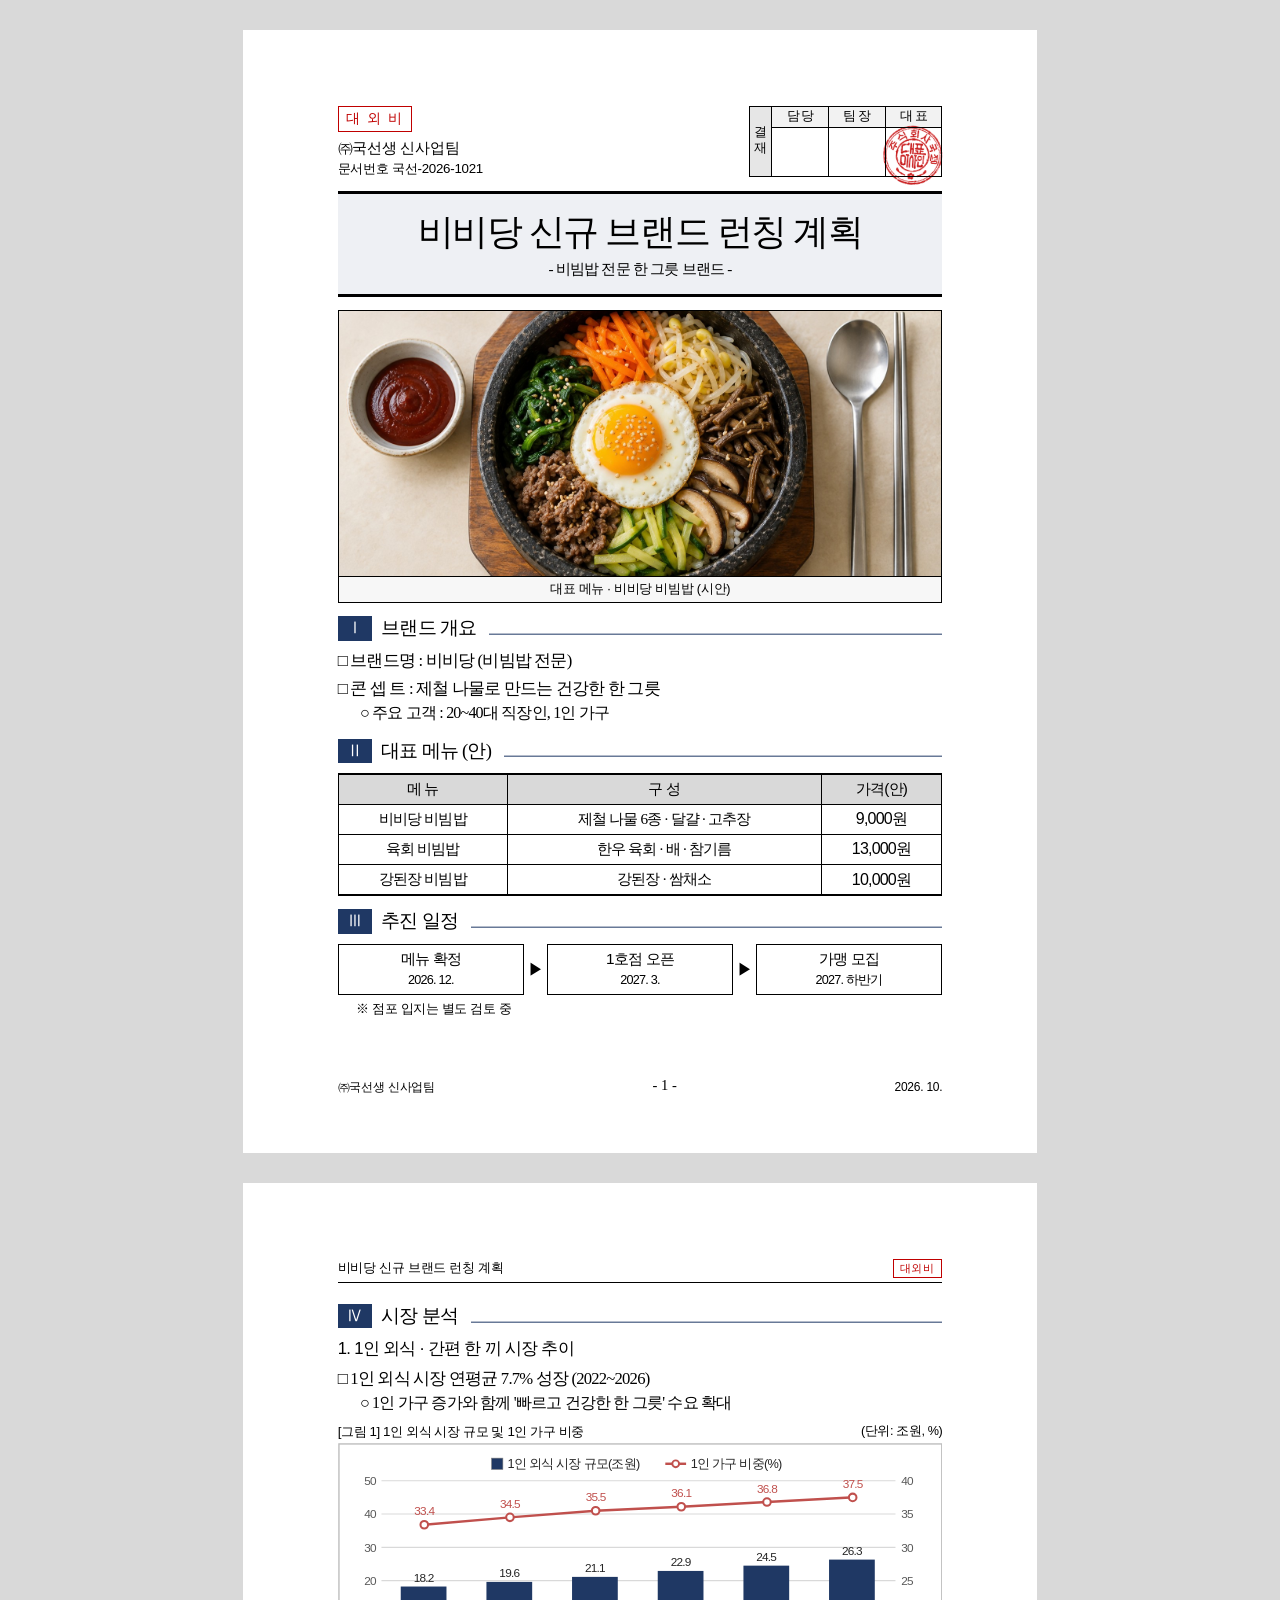
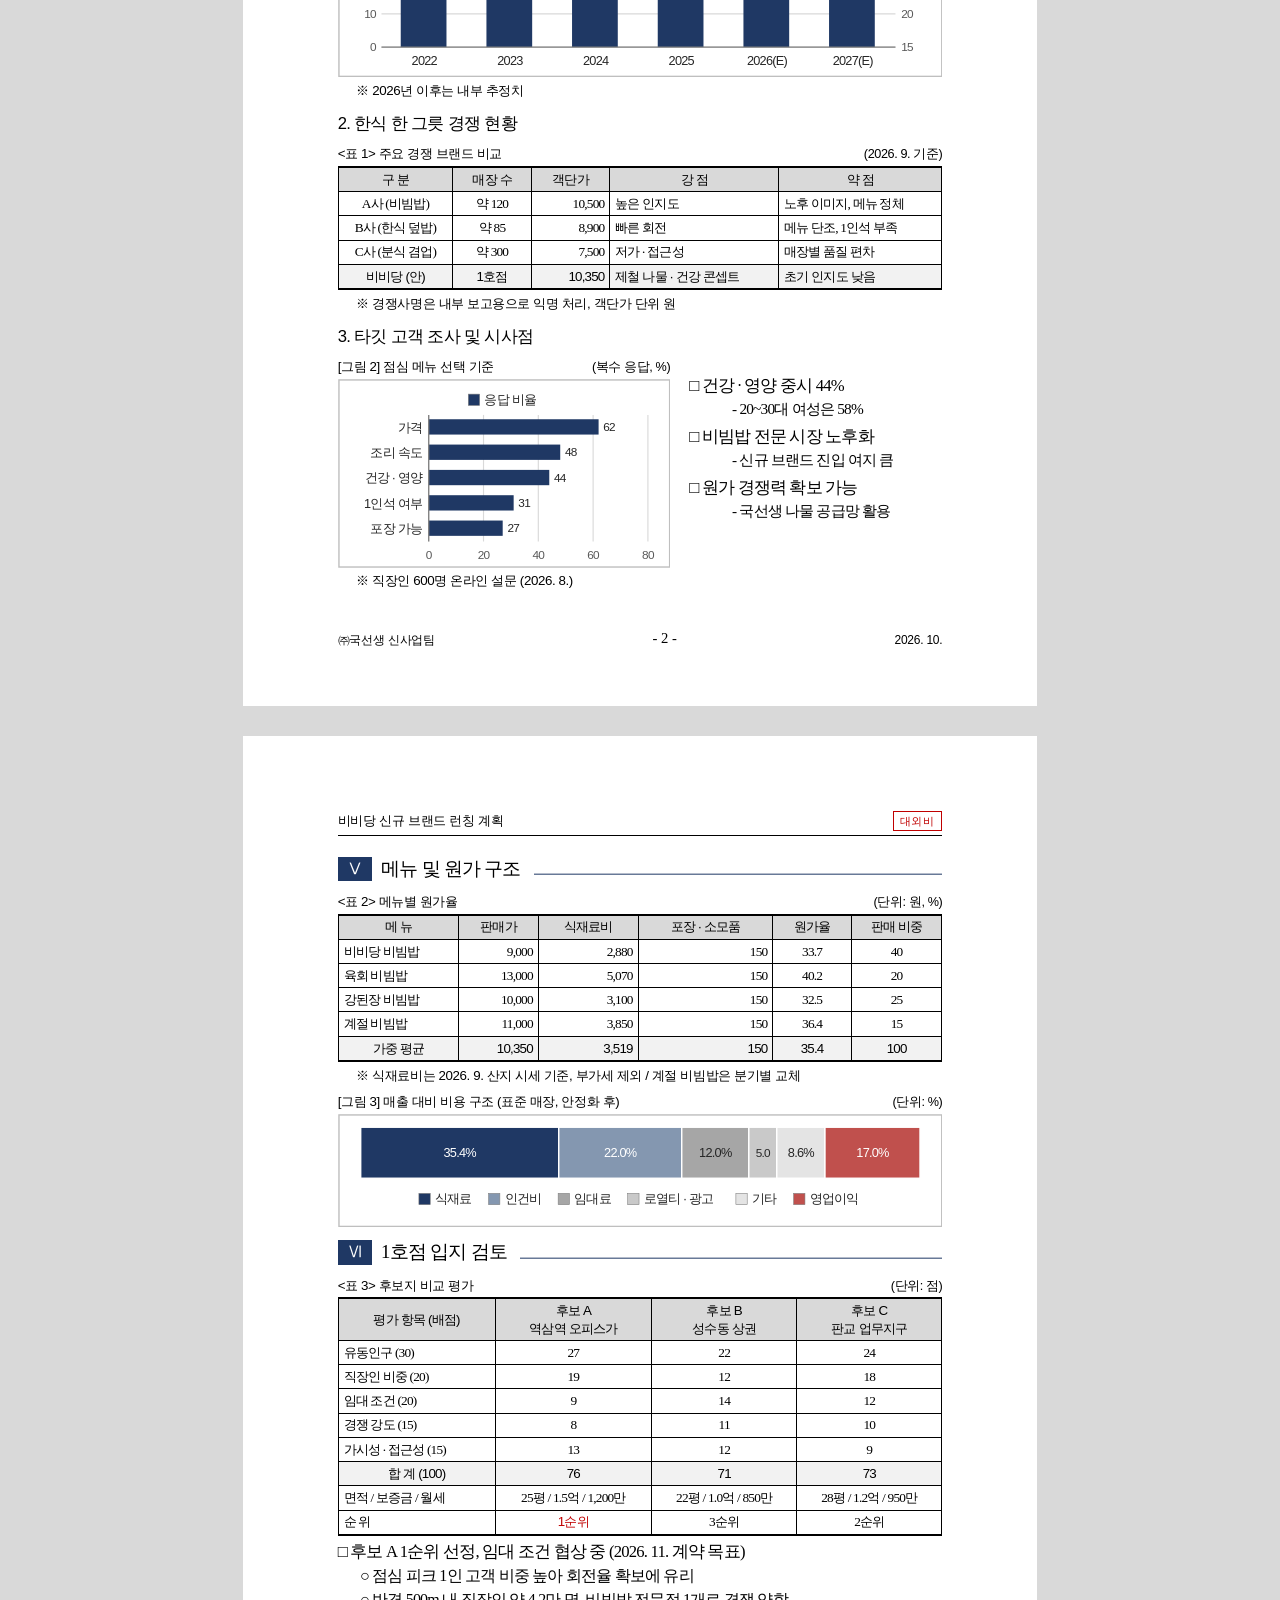
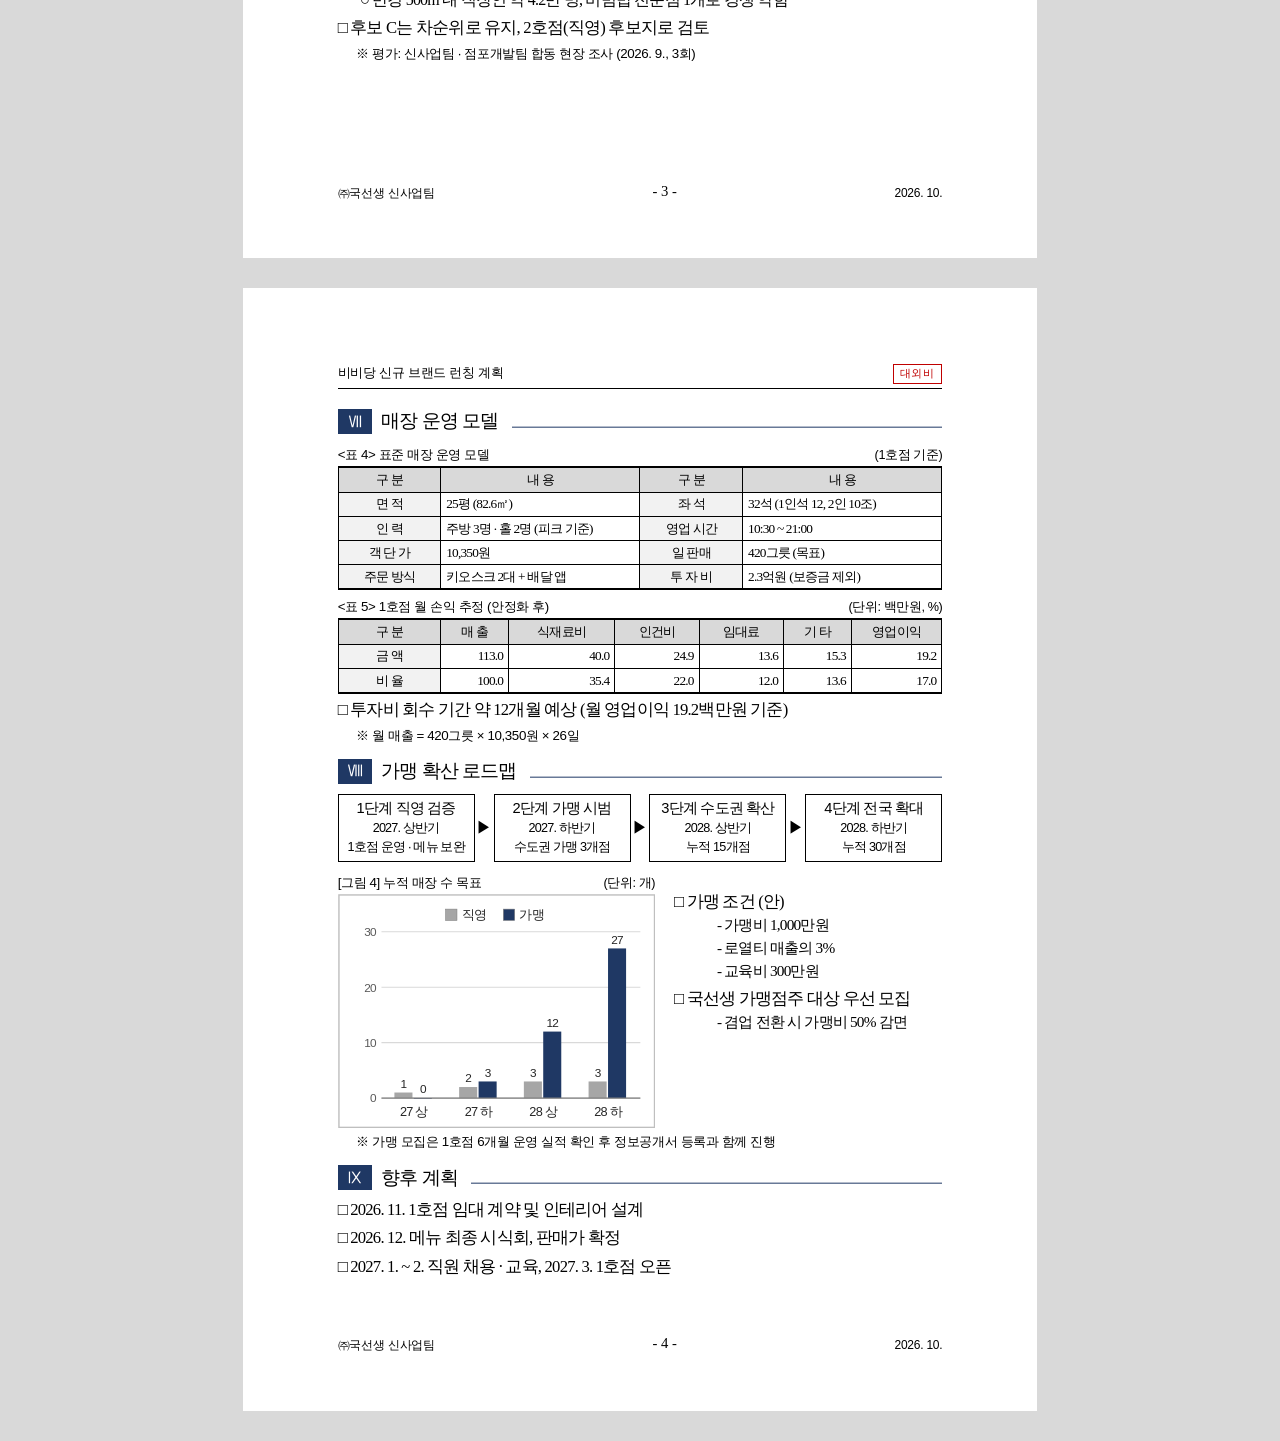
<file: props/ceo-docs/doc2-bibidang-new-brand.html>
<!doctype html>
<html lang="ko"><head><meta charset="utf-8">
<title>비비당 신규 브랜드 런칭 계획 · 최대표 업무 서류 2</title>
<!--
  4편 소품 · 최대표 업무 서류 2/3 (A4 세로 4장)
  E4-25 탑뷰 세 장 중 가운데. 내용은 촬영용 예시. 실제 회사 자료가 아니다.
-->
<link rel="stylesheet" href="../business-plan/hwp.css"><link rel="stylesheet" href="ceo.css"></head><body>
<div class="page doc">
  <div class="co-head">
    <div class="who"><span class="secret">대 외 비</span><br><b>㈜국선생 신사업팀</b><br>문서번호 국선-2026-1021</div>
    <table class="approve"><tr><th class="side" rowspan="2">결<br>재</th><th>담 당</th><th>팀 장</th><th>대 표</th></tr>
      <tr><td></td><td></td><td><img class="stamp" src="img/seal-stamp.png" alt="법인 인감" style="transform:translate(-.2mm,1mm) rotate(4deg)"></td></tr></table>
  </div>

  <div class="title-box"><h1>비비당 신규 브랜드 런칭 계획</h1><div class="sub">- 비빔밥 전문 한 그릇 브랜드 -</div></div>

  <figure class="fig">
    <img src="img/bibimbap.jpg" alt="대표 메뉴">
    <figcaption>대표 메뉴 · 비비당 비빔밥 (시안)</figcaption>
  </figure>

  <h2><span class="no">Ⅰ</span>브랜드 개요</h2>
  <p class="l1">브랜드명 : 비비당 (비빔밥 전문)</p>
  <p class="l1">콘 셉 트 : 제철 나물로 만드는 건강한 한 그릇</p>
  <p class="l2">주요 고객 : 20~40대 직장인, 1인 가구</p>

  <h2><span class="no">Ⅱ</span>대표 메뉴 (안)</h2>
  <table>
    <colgroup><col style="width:28%"><col><col style="width:20%"></colgroup>
    <tr><th>메 뉴</th><th>구 성</th><th>가격(안)</th></tr>
    <tr><td>비비당 비빔밥</td><td>제철 나물 6종 · 달걀 · 고추장</td><td class="num">9,000원</td></tr>
    <tr><td>육회 비빔밥</td><td>한우 육회 · 배 · 참기름</td><td class="num">13,000원</td></tr>
    <tr><td>강된장 비빔밥</td><td>강된장 · 쌈채소</td><td class="num">10,000원</td></tr>
  </table>

  <h2><span class="no">Ⅲ</span>추진 일정</h2>
  <div class="steps">
    <div class="st"><b>메뉴 확정</b><small>2026. 12.</small></div><div class="ar">▶</div>
    <div class="st"><b>1호점 오픈</b><small>2027. 3.</small></div><div class="ar">▶</div>
    <div class="st"><b>가맹 모집</b><small>2027. 하반기</small></div>
  </div>
  <p class="note">점포 입지는 별도 검토 중</p>

  <div class="co-foot"><span>㈜국선생 신사업팀</span><span class="pg">- 1 -</span><span>2026. 10.</span></div>
</div>
<!-- ===== 2~4쪽 (상세) ===== -->
<div class="page doc">
  <div class="run-head"><span>비비당 신규 브랜드 런칭 계획</span><span class="secret">대외비</span></div>

  <h2><span class="no">Ⅳ</span>시장 분석</h2>
  <div class="h3">1. 1인 외식 · 간편 한 끼 시장 추이</div>
  <p class="l1">1인 외식 시장 연평균 7.7% 성장 (2022~2026)</p>
  <p class="l2">1인 가구 증가와 함께 '빠르고 건강한 한 그릇' 수요 확대</p>
  <div class="cap"><span>[그림 1] 1인 외식 시장 규모 및 1인 가구 비중</span><span class="u">(단위: 조원, %)</span></div>
  <svg class="chart" width="160mm" height="62mm" viewBox="0 0 640 248" font-family="HY중고딕,HYGothic-Medium,HYGothic,sans-serif" aria-label="1인 외식 시장 추이"><rect x="1" y="1" width="638" height="246" fill="#fff" stroke="#bfbfbf" stroke-width="1.5"/><rect x="162.5" y="16.0" width="12" height="12" fill="#1f3864" stroke="#7f7f7f" stroke-width=".6"/><text x="179.5" y="26.5" font-size="13.5" text-anchor="start" fill="#262626">1인 외식 시장 규모(조원)</text><path d="M346.4 22.0h22" stroke="#c0504d" stroke-width="2.6"/><circle cx="357.4" cy="22.0" r="3.6" fill="#fff" stroke="#c0504d" stroke-width="2"/><text x="373.4" y="26.5" font-size="13.5" text-anchor="start" fill="#262626">1인 가구 비중(%)</text><path d="M46 216.0H590" stroke="#d9d9d9" stroke-width="1.2"/><text x="40.0" y="220.5" font-size="12.5" text-anchor="end" fill="#595959">0</text><path d="M46 180.8H590" stroke="#d9d9d9" stroke-width="1.2"/><text x="40.0" y="185.3" font-size="12.5" text-anchor="end" fill="#595959">10</text><path d="M46 145.6H590" stroke="#d9d9d9" stroke-width="1.2"/><text x="40.0" y="150.1" font-size="12.5" text-anchor="end" fill="#595959">20</text><path d="M46 110.4H590" stroke="#d9d9d9" stroke-width="1.2"/><text x="40.0" y="114.9" font-size="12.5" text-anchor="end" fill="#595959">30</text><path d="M46 75.2H590" stroke="#d9d9d9" stroke-width="1.2"/><text x="40.0" y="79.7" font-size="12.5" text-anchor="end" fill="#595959">40</text><path d="M46 40.0H590" stroke="#d9d9d9" stroke-width="1.2"/><text x="40.0" y="44.5" font-size="12.5" text-anchor="end" fill="#595959">50</text><rect x="66.4" y="151.9" width="48.4" height="64.1" fill="#1f3864"/><text x="90.6" y="146.9" font-size="12.5" text-anchor="middle" fill="#262626">18.2</text><text x="91.3" y="235.0" font-size="13.5" text-anchor="middle" fill="#262626">2022</text><rect x="157.1" y="147.0" width="48.4" height="69.0" fill="#1f3864"/><text x="181.3" y="142.0" font-size="12.5" text-anchor="middle" fill="#262626">19.6</text><text x="182.0" y="235.0" font-size="13.5" text-anchor="middle" fill="#262626">2023</text><rect x="247.7" y="141.7" width="48.4" height="74.3" fill="#1f3864"/><text x="271.9" y="136.7" font-size="12.5" text-anchor="middle" fill="#262626">21.1</text><text x="272.7" y="235.0" font-size="13.5" text-anchor="middle" fill="#262626">2024</text><rect x="338.4" y="135.4" width="48.4" height="80.6" fill="#1f3864"/><text x="362.6" y="130.4" font-size="12.5" text-anchor="middle" fill="#262626">22.9</text><text x="363.3" y="235.0" font-size="13.5" text-anchor="middle" fill="#262626">2025</text><rect x="429.1" y="129.8" width="48.4" height="86.2" fill="#1f3864"/><text x="453.2" y="124.8" font-size="12.5" text-anchor="middle" fill="#262626">24.5</text><text x="454.0" y="235.0" font-size="13.5" text-anchor="middle" fill="#262626">2026(E)</text><rect x="519.7" y="123.4" width="48.4" height="92.6" fill="#1f3864"/><text x="543.9" y="118.4" font-size="12.5" text-anchor="middle" fill="#262626">26.3</text><text x="544.7" y="235.0" font-size="13.5" text-anchor="middle" fill="#262626">2027(E)</text><path d="M46 216.0H590" stroke="#7f7f7f" stroke-width="1.4"/><text x="596.0" y="220.5" font-size="12.5" text-anchor="start" fill="#595959">15</text><text x="596.0" y="185.3" font-size="12.5" text-anchor="start" fill="#595959">20</text><text x="596.0" y="150.1" font-size="12.5" text-anchor="start" fill="#595959">25</text><text x="596.0" y="114.9" font-size="12.5" text-anchor="start" fill="#595959">30</text><text x="596.0" y="79.7" font-size="12.5" text-anchor="start" fill="#595959">35</text><text x="596.0" y="44.5" font-size="12.5" text-anchor="start" fill="#595959">40</text><polyline fill="none" stroke="#c0504d" stroke-width="2.6" points="91.3,86.5 182.0,78.7 272.7,71.7 363.3,67.5 454.0,62.5 544.7,57.6"/><circle cx="91.3" cy="86.5" r="4" fill="#fff" stroke="#c0504d" stroke-width="2.2"/><text x="91.3" y="76.5" font-size="12.5" text-anchor="middle" fill="#c0504d">33.4</text><circle cx="182.0" cy="78.7" r="4" fill="#fff" stroke="#c0504d" stroke-width="2.2"/><text x="182.0" y="68.7" font-size="12.5" text-anchor="middle" fill="#c0504d">34.5</text><circle cx="272.7" cy="71.7" r="4" fill="#fff" stroke="#c0504d" stroke-width="2.2"/><text x="272.7" y="61.7" font-size="12.5" text-anchor="middle" fill="#c0504d">35.5</text><circle cx="363.3" cy="67.5" r="4" fill="#fff" stroke="#c0504d" stroke-width="2.2"/><text x="363.3" y="57.5" font-size="12.5" text-anchor="middle" fill="#c0504d">36.1</text><circle cx="454.0" cy="62.5" r="4" fill="#fff" stroke="#c0504d" stroke-width="2.2"/><text x="454.0" y="52.5" font-size="12.5" text-anchor="middle" fill="#c0504d">36.8</text><circle cx="544.7" cy="57.6" r="4" fill="#fff" stroke="#c0504d" stroke-width="2.2"/><text x="544.7" y="47.6" font-size="12.5" text-anchor="middle" fill="#c0504d">37.5</text></svg>
  <p class="note">2026년 이후는 내부 추정치</p>

  <div class="h3">2. 한식 한 그릇 경쟁 현황</div>
  <div class="cap"><span>&lt;표 1&gt; 주요 경쟁 브랜드 비교</span><span class="u">(2026. 9. 기준)</span></div>
  <table class="sm">
    <colgroup><col style="width:19%"><col style="width:13%"><col style="width:13%"><col><col></colgroup>
    <tr><th>구 분</th><th>매장 수</th><th>객단가</th><th>강 점</th><th>약 점</th></tr>
    <tr><td>A사 (비빔밥)</td><td>약 120</td><td class="r">10,500</td><td class="l">높은 인지도</td><td class="l">노후 이미지, 메뉴 정체</td></tr>
    <tr><td>B사 (한식 덮밥)</td><td>약 85</td><td class="r">8,900</td><td class="l">빠른 회전</td><td class="l">메뉴 단조, 1인석 부족</td></tr>
    <tr><td>C사 (분식 겸업)</td><td>약 300</td><td class="r">7,500</td><td class="l">저가 · 접근성</td><td class="l">매장별 품질 편차</td></tr>
    <tr class="sum"><td>비비당 (안)</td><td>1호점</td><td class="r">10,350</td><td class="l">제철 나물 · 건강 콘셉트</td><td class="l">초기 인지도 낮음</td></tr>
  </table>
  <p class="note">경쟁사명은 내부 보고용으로 익명 처리, 객단가 단위 원</p>

  <div class="h3">3. 타깃 고객 조사 및 시사점</div>
  <div class="two" style="grid-template-columns:88mm 1fr">
    <div>
      <div class="cap"><span>[그림 2] 점심 메뉴 선택 기준</span><span class="u">(복수 응답, %)</span></div>
      <svg class="chart" width="88mm" height="50mm" viewBox="0 0 352 200" font-family="HY중고딕,HYGothic-Medium,HYGothic,sans-serif" aria-label="점심 메뉴 선택 기준"><rect x="1" y="1" width="350" height="198" fill="#fff" stroke="#bfbfbf" stroke-width="1.5"/><rect x="137.9" y="16.0" width="12" height="12" fill="#1f3864" stroke="#7f7f7f" stroke-width=".6"/><text x="154.9" y="26.5" font-size="13.5" text-anchor="start" fill="#262626">응답 비율</text><path d="M96.0 38V172" stroke="#d9d9d9" stroke-width="1.2"/><text x="96.0" y="190.0" font-size="12.5" text-anchor="middle" fill="#595959">0</text><path d="M154.0 38V172" stroke="#d9d9d9" stroke-width="1.2"/><text x="154.0" y="190.0" font-size="12.5" text-anchor="middle" fill="#595959">20</text><path d="M212.0 38V172" stroke="#d9d9d9" stroke-width="1.2"/><text x="212.0" y="190.0" font-size="12.5" text-anchor="middle" fill="#595959">40</text><path d="M270.0 38V172" stroke="#d9d9d9" stroke-width="1.2"/><text x="270.0" y="190.0" font-size="12.5" text-anchor="middle" fill="#595959">60</text><path d="M328.0 38V172" stroke="#d9d9d9" stroke-width="1.2"/><text x="328.0" y="190.0" font-size="12.5" text-anchor="middle" fill="#595959">80</text><text x="89.0" y="55.9" font-size="13.5" text-anchor="end" fill="#262626">가격</text><rect x="96" y="42.6" width="179.8" height="16.2" fill="#1f3864"/><text x="280.8" y="55.2" font-size="12.5" text-anchor="start" fill="#262626">62</text><text x="89.0" y="82.7" font-size="13.5" text-anchor="end" fill="#262626">조리 속도</text><rect x="96" y="69.4" width="139.2" height="16.2" fill="#1f3864"/><text x="240.2" y="82.0" font-size="12.5" text-anchor="start" fill="#262626">48</text><text x="89.0" y="109.5" font-size="13.5" text-anchor="end" fill="#262626">건강 · 영양</text><rect x="96" y="96.2" width="127.6" height="16.2" fill="#1f3864"/><text x="228.6" y="108.8" font-size="12.5" text-anchor="start" fill="#262626">44</text><text x="89.0" y="136.3" font-size="13.5" text-anchor="end" fill="#262626">1인석 여부</text><rect x="96" y="123.0" width="89.9" height="16.2" fill="#1f3864"/><text x="190.9" y="135.6" font-size="12.5" text-anchor="start" fill="#262626">31</text><text x="89.0" y="163.1" font-size="13.5" text-anchor="end" fill="#262626">포장 가능</text><rect x="96" y="149.8" width="78.3" height="16.2" fill="#1f3864"/><text x="179.3" y="162.4" font-size="12.5" text-anchor="start" fill="#262626">27</text><path d="M96 38V172" stroke="#7f7f7f" stroke-width="1.4"/></svg>
    </div>
    <div style="padding-top:6mm">
      <p class="l1">건강 · 영양 중시 44%</p>
      <p class="l3">20~30대 여성은 58%</p>
      <p class="l1">비빔밥 전문 시장 노후화</p>
      <p class="l3">신규 브랜드 진입 여지 큼</p>
      <p class="l1">원가 경쟁력 확보 가능</p>
      <p class="l3">국선생 나물 공급망 활용</p>
    </div>
  </div>
  <p class="note">직장인 600명 온라인 설문 (2026. 8.)</p>

  <div class="co-foot"><span>㈜국선생 신사업팀</span><span class="pg">- 2 -</span><span>2026. 10.</span></div>
</div>
<div class="page doc">
  <div class="run-head"><span>비비당 신규 브랜드 런칭 계획</span><span class="secret">대외비</span></div>

  <h2><span class="no">Ⅴ</span>메뉴 및 원가 구조</h2>
  <div class="cap"><span>&lt;표 2&gt; 메뉴별 원가율</span><span class="u">(단위: 원, %)</span></div>
  <table class="sm">
    <colgroup><col style="width:20%"><col><col><col><col style="width:13%"><col style="width:15%"></colgroup>
    <tr><th>메 뉴</th><th>판매가</th><th>식재료비</th><th>포장 · 소모품</th><th>원가율</th><th>판매 비중</th></tr>
    <tr><td class="l">비비당 비빔밥</td><td class="r">9,000</td><td class="r">2,880</td><td class="r">150</td><td>33.7</td><td>40</td></tr>
    <tr><td class="l">육회 비빔밥</td><td class="r">13,000</td><td class="r">5,070</td><td class="r">150</td><td>40.2</td><td>20</td></tr>
    <tr><td class="l">강된장 비빔밥</td><td class="r">10,000</td><td class="r">3,100</td><td class="r">150</td><td>32.5</td><td>25</td></tr>
    <tr><td class="l">계절 비빔밥</td><td class="r">11,000</td><td class="r">3,850</td><td class="r">150</td><td>36.4</td><td>15</td></tr>
    <tr class="sum"><td>가중 평균</td><td class="r">10,350</td><td class="r">3,519</td><td class="r">150</td><td>35.4</td><td>100</td></tr>
  </table>
  <p class="note">식재료비는 2026. 9. 산지 시세 기준, 부가세 제외 / 계절 비빔밥은 분기별 교체</p>
  <div class="cap"><span>[그림 3] 매출 대비 비용 구조 (표준 매장, 안정화 후)</span><span class="u">(단위: %)</span></div>
  <svg class="chart" width="160mm" height="30mm" viewBox="0 0 640 120" font-family="HY중고딕,HYGothic-Medium,HYGothic,sans-serif" aria-label="매출 대비 비용 구조"><rect x="1" y="1" width="638" height="118" fill="#fff" stroke="#bfbfbf" stroke-width="1.5"/><rect x="24.0" y="14" width="209.6" height="54" fill="#1f3864" stroke="#fff" stroke-width="1.5"/><text x="128.8" y="46.0" font-size="13.5" text-anchor="middle" fill="#fff">35.4%</text><rect x="233.6" y="14" width="130.2" height="54" fill="#8497b0" stroke="#fff" stroke-width="1.5"/><text x="298.7" y="46.0" font-size="13.5" text-anchor="middle" fill="#fff">22.0%</text><rect x="363.8" y="14" width="71.0" height="54" fill="#a6a6a6" stroke="#fff" stroke-width="1.5"/><text x="399.3" y="46.0" font-size="13.5" text-anchor="middle" fill="#262626">12.0%</text><rect x="434.8" y="14" width="29.6" height="54" fill="#c9c9c9" stroke="#fff" stroke-width="1.5"/><text x="449.6" y="46.0" font-size="12.5" text-anchor="middle" fill="#262626">5.0</text><rect x="464.4" y="14" width="50.9" height="54" fill="#e4e4e4" stroke="#fff" stroke-width="1.5"/><text x="489.9" y="46.0" font-size="13.5" text-anchor="middle" fill="#262626">8.6%</text><rect x="515.4" y="14" width="100.6" height="54" fill="#c0504d" stroke="#fff" stroke-width="1.5"/><text x="565.7" y="46.0" font-size="13.5" text-anchor="middle" fill="#fff">17.0%</text><rect x="85.6" y="84.0" width="12" height="12" fill="#1f3864" stroke="#7f7f7f" stroke-width=".6"/><text x="102.6" y="94.5" font-size="13.5" text-anchor="start" fill="#262626">식재료</text><rect x="159.3" y="84.0" width="12" height="12" fill="#8497b0" stroke="#7f7f7f" stroke-width=".6"/><text x="176.3" y="94.5" font-size="13.5" text-anchor="start" fill="#262626">인건비</text><rect x="233.0" y="84.0" width="12" height="12" fill="#a6a6a6" stroke="#7f7f7f" stroke-width=".6"/><text x="250.0" y="94.5" font-size="13.5" text-anchor="start" fill="#262626">임대료</text><rect x="306.6" y="84.0" width="12" height="12" fill="#c9c9c9" stroke="#7f7f7f" stroke-width=".6"/><text x="323.6" y="94.5" font-size="13.5" text-anchor="start" fill="#262626">로열티 · 광고</text><rect x="421.1" y="84.0" width="12" height="12" fill="#e4e4e4" stroke="#7f7f7f" stroke-width=".6"/><text x="438.1" y="94.5" font-size="13.5" text-anchor="start" fill="#262626">기타</text><rect x="482.2" y="84.0" width="12" height="12" fill="#c0504d" stroke="#7f7f7f" stroke-width=".6"/><text x="499.2" y="94.5" font-size="13.5" text-anchor="start" fill="#262626">영업이익</text></svg>

  <h2><span class="no">Ⅵ</span>1호점 입지 검토</h2>
  <div class="cap"><span>&lt;표 3&gt; 후보지 비교 평가</span><span class="u">(단위: 점)</span></div>
  <table class="sm">
    <colgroup><col style="width:26%"><col><col><col></colgroup>
    <tr><th>평가 항목 (배점)</th><th>후보 A<br>역삼역 오피스가</th><th>후보 B<br>성수동 상권</th><th>후보 C<br>판교 업무지구</th></tr>
    <tr><td class="l">유동인구 (30)</td><td>27</td><td>22</td><td>24</td></tr>
    <tr><td class="l">직장인 비중 (20)</td><td>19</td><td>12</td><td>18</td></tr>
    <tr><td class="l">임대 조건 (20)</td><td>9</td><td>14</td><td>12</td></tr>
    <tr><td class="l">경쟁 강도 (15)</td><td>8</td><td>11</td><td>10</td></tr>
    <tr><td class="l">가시성 · 접근성 (15)</td><td>13</td><td>12</td><td>9</td></tr>
    <tr class="sum"><td>합 계 (100)</td><td>76</td><td>71</td><td>73</td></tr>
    <tr><td class="l">면적 / 보증금 / 월세</td><td>25평 / 1.5억 / 1,200만</td><td>22평 / 1.0억 / 850만</td><td>28평 / 1.2억 / 950만</td></tr>
    <tr><td class="l">순 위</td><td><b style="font-family:var(--gyeon);font-weight:normal;color:#c00000">1순위</b></td><td>3순위</td><td>2순위</td></tr>
  </table>
  <p class="l1">후보 A 1순위 선정, 임대 조건 협상 중 (2026. 11. 계약 목표)</p>
  <p class="l2">점심 피크 1인 고객 비중 높아 회전율 확보에 유리</p>
  <p class="l2">반경 500m 내 직장인 약 4.2만 명, 비빔밥 전문점 1개로 경쟁 약함</p>
  <p class="l1">후보 C는 차순위로 유지, 2호점(직영) 후보지로 검토</p>
  <p class="note">평가: 신사업팀 · 점포개발팀 합동 현장 조사 (2026. 9., 3회)</p>

  <div class="co-foot"><span>㈜국선생 신사업팀</span><span class="pg">- 3 -</span><span>2026. 10.</span></div>
</div>
<div class="page doc">
  <div class="run-head"><span>비비당 신규 브랜드 런칭 계획</span><span class="secret">대외비</span></div>

  <h2><span class="no">Ⅶ</span>매장 운영 모델</h2>
  <div class="cap"><span>&lt;표 4&gt; 표준 매장 운영 모델</span><span class="u">(1호점 기준)</span></div>
  <table class="sm">
    <colgroup><col style="width:17%"><col style="width:33%"><col style="width:17%"><col></colgroup>
    <tr><th>구 분</th><th>내 용</th><th>구 분</th><th>내 용</th></tr>
    <tr><td class="sub">면 적</td><td class="l">25평 (82.6㎡)</td><td class="sub">좌 석</td><td class="l">32석 (1인석 12, 2인 10조)</td></tr>
    <tr><td class="sub">인 력</td><td class="l">주방 3명 · 홀 2명 (피크 기준)</td><td class="sub">영업 시간</td><td class="l">10:30 ~ 21:00</td></tr>
    <tr><td class="sub">객 단 가</td><td class="l">10,350원</td><td class="sub">일 판매</td><td class="l">420그릇 (목표)</td></tr>
    <tr><td class="sub">주문 방식</td><td class="l">키오스크 2대 + 배달 앱</td><td class="sub">투 자 비</td><td class="l">2.3억원 (보증금 제외)</td></tr>
  </table>
  <div class="cap"><span>&lt;표 5&gt; 1호점 월 손익 추정 (안정화 후)</span><span class="u">(단위: 백만원, %)</span></div>
  <table class="sm">
    <colgroup><col style="width:17%"><col><col><col><col><col><col style="width:15%"></colgroup>
    <tr><th>구 분</th><th>매 출</th><th>식재료비</th><th>인건비</th><th>임대료</th><th>기 타</th><th>영업이익</th></tr>
    <tr><td class="sub">금 액</td><td class="r">113.0</td><td class="r">40.0</td><td class="r">24.9</td><td class="r">13.6</td><td class="r">15.3</td><td class="r">19.2</td></tr>
    <tr><td class="sub">비 율</td><td class="r">100.0</td><td class="r">35.4</td><td class="r">22.0</td><td class="r">12.0</td><td class="r">13.6</td><td class="r">17.0</td></tr>
  </table>
  <p class="l1">투자비 회수 기간 약 12개월 예상 (월 영업이익 19.2백만원 기준)</p>
  <p class="note">월 매출 = 420그릇 × 10,350원 × 26일</p>

  <h2><span class="no">Ⅷ</span>가맹 확산 로드맵</h2>
  <div class="steps s4">
    <div class="st"><b>1단계 직영 검증</b><small>2027. 상반기<br>1호점 운영 · 메뉴 보완</small></div><div class="ar">▶</div>
    <div class="st"><b>2단계 가맹 시범</b><small>2027. 하반기<br>수도권 가맹 3개점</small></div><div class="ar">▶</div>
    <div class="st"><b>3단계 수도권 확산</b><small>2028. 상반기<br>누적 15개점</small></div><div class="ar">▶</div>
    <div class="st"><b>4단계 전국 확대</b><small>2028. 하반기<br>누적 30개점</small></div>
  </div>
  <div class="two" style="grid-template-columns:84mm 1fr;margin-top:1mm">
    <div>
      <div class="cap"><span>[그림 4] 누적 매장 수 목표</span><span class="u">(단위: 개)</span></div>
      <svg class="chart" width="84mm" height="62mm" viewBox="0 0 336 248" font-family="HY중고딕,HYGothic-Medium,HYGothic,sans-serif" aria-label="매장 수 목표"><rect x="1" y="1" width="334" height="246" fill="#fff" stroke="#bfbfbf" stroke-width="1.5"/><rect x="113.9" y="16.0" width="12" height="12" fill="#a6a6a6" stroke="#7f7f7f" stroke-width=".6"/><text x="130.9" y="26.5" font-size="13.5" text-anchor="start" fill="#262626">직영</text><rect x="175.0" y="16.0" width="12" height="12" fill="#1f3864" stroke="#7f7f7f" stroke-width=".6"/><text x="192.0" y="26.5" font-size="13.5" text-anchor="start" fill="#262626">가맹</text><path d="M46 216.0H320" stroke="#d9d9d9" stroke-width="1.2"/><text x="40.0" y="220.5" font-size="12.5" text-anchor="end" fill="#595959">0</text><path d="M46 157.3H320" stroke="#d9d9d9" stroke-width="1.2"/><text x="40.0" y="161.8" font-size="12.5" text-anchor="end" fill="#595959">10</text><path d="M46 98.7H320" stroke="#d9d9d9" stroke-width="1.2"/><text x="40.0" y="103.2" font-size="12.5" text-anchor="end" fill="#595959">20</text><path d="M46 40.0H320" stroke="#d9d9d9" stroke-width="1.2"/><text x="40.0" y="44.5" font-size="12.5" text-anchor="end" fill="#595959">30</text><rect x="59.7" y="210.1" width="19.1" height="5.9" fill="#a6a6a6"/><text x="69.2" y="205.1" font-size="12.5" text-anchor="middle" fill="#262626">1</text><rect x="80.2" y="216.0" width="19.1" height="0.8" fill="#1f3864"/><text x="89.8" y="211.0" font-size="12.5" text-anchor="middle" fill="#262626">0</text><text x="80.2" y="235.0" font-size="13.5" text-anchor="middle" fill="#262626">27 상</text><rect x="128.2" y="204.3" width="19.1" height="11.7" fill="#a6a6a6"/><text x="137.7" y="199.3" font-size="12.5" text-anchor="middle" fill="#262626">2</text><rect x="148.8" y="198.4" width="19.1" height="17.6" fill="#1f3864"/><text x="158.3" y="193.4" font-size="12.5" text-anchor="middle" fill="#262626">3</text><text x="148.8" y="235.0" font-size="13.5" text-anchor="middle" fill="#262626">27 하</text><rect x="196.7" y="198.4" width="19.1" height="17.6" fill="#a6a6a6"/><text x="206.2" y="193.4" font-size="12.5" text-anchor="middle" fill="#262626">3</text><rect x="217.2" y="145.6" width="19.1" height="70.4" fill="#1f3864"/><text x="226.8" y="140.6" font-size="12.5" text-anchor="middle" fill="#262626">12</text><text x="217.2" y="235.0" font-size="13.5" text-anchor="middle" fill="#262626">28 상</text><rect x="265.2" y="198.4" width="19.1" height="17.6" fill="#a6a6a6"/><text x="274.7" y="193.4" font-size="12.5" text-anchor="middle" fill="#262626">3</text><rect x="285.8" y="57.6" width="19.1" height="158.4" fill="#1f3864"/><text x="295.3" y="52.6" font-size="12.5" text-anchor="middle" fill="#262626">27</text><text x="285.8" y="235.0" font-size="13.5" text-anchor="middle" fill="#262626">28 하</text><path d="M46 216.0H320" stroke="#7f7f7f" stroke-width="1.4"/></svg>
    </div>
    <div style="padding-top:6mm">
      <p class="l1">가맹 조건 (안)</p>
      <p class="l3">가맹비 1,000만원</p>
      <p class="l3">로열티 매출의 3%</p>
      <p class="l3">교육비 300만원</p>
      <p class="l1">국선생 가맹점주 대상 우선 모집</p>
      <p class="l3">겸업 전환 시 가맹비 50% 감면</p>
    </div>
  </div>
  <p class="note">가맹 모집은 1호점 6개월 운영 실적 확인 후 정보공개서 등록과 함께 진행</p>

  <h2><span class="no">Ⅸ</span>향후 계획</h2>
  <p class="l1">2026. 11. 1호점 임대 계약 및 인테리어 설계</p>
  <p class="l1">2026. 12. 메뉴 최종 시식회, 판매가 확정</p>
  <p class="l1">2027. 1. ~ 2. 직원 채용 · 교육, 2027. 3. 1호점 오픈</p>

  <div class="co-foot"><span>㈜국선생 신사업팀</span><span class="pg">- 4 -</span><span>2026. 10.</span></div>
</div>
</body></html>
</file>
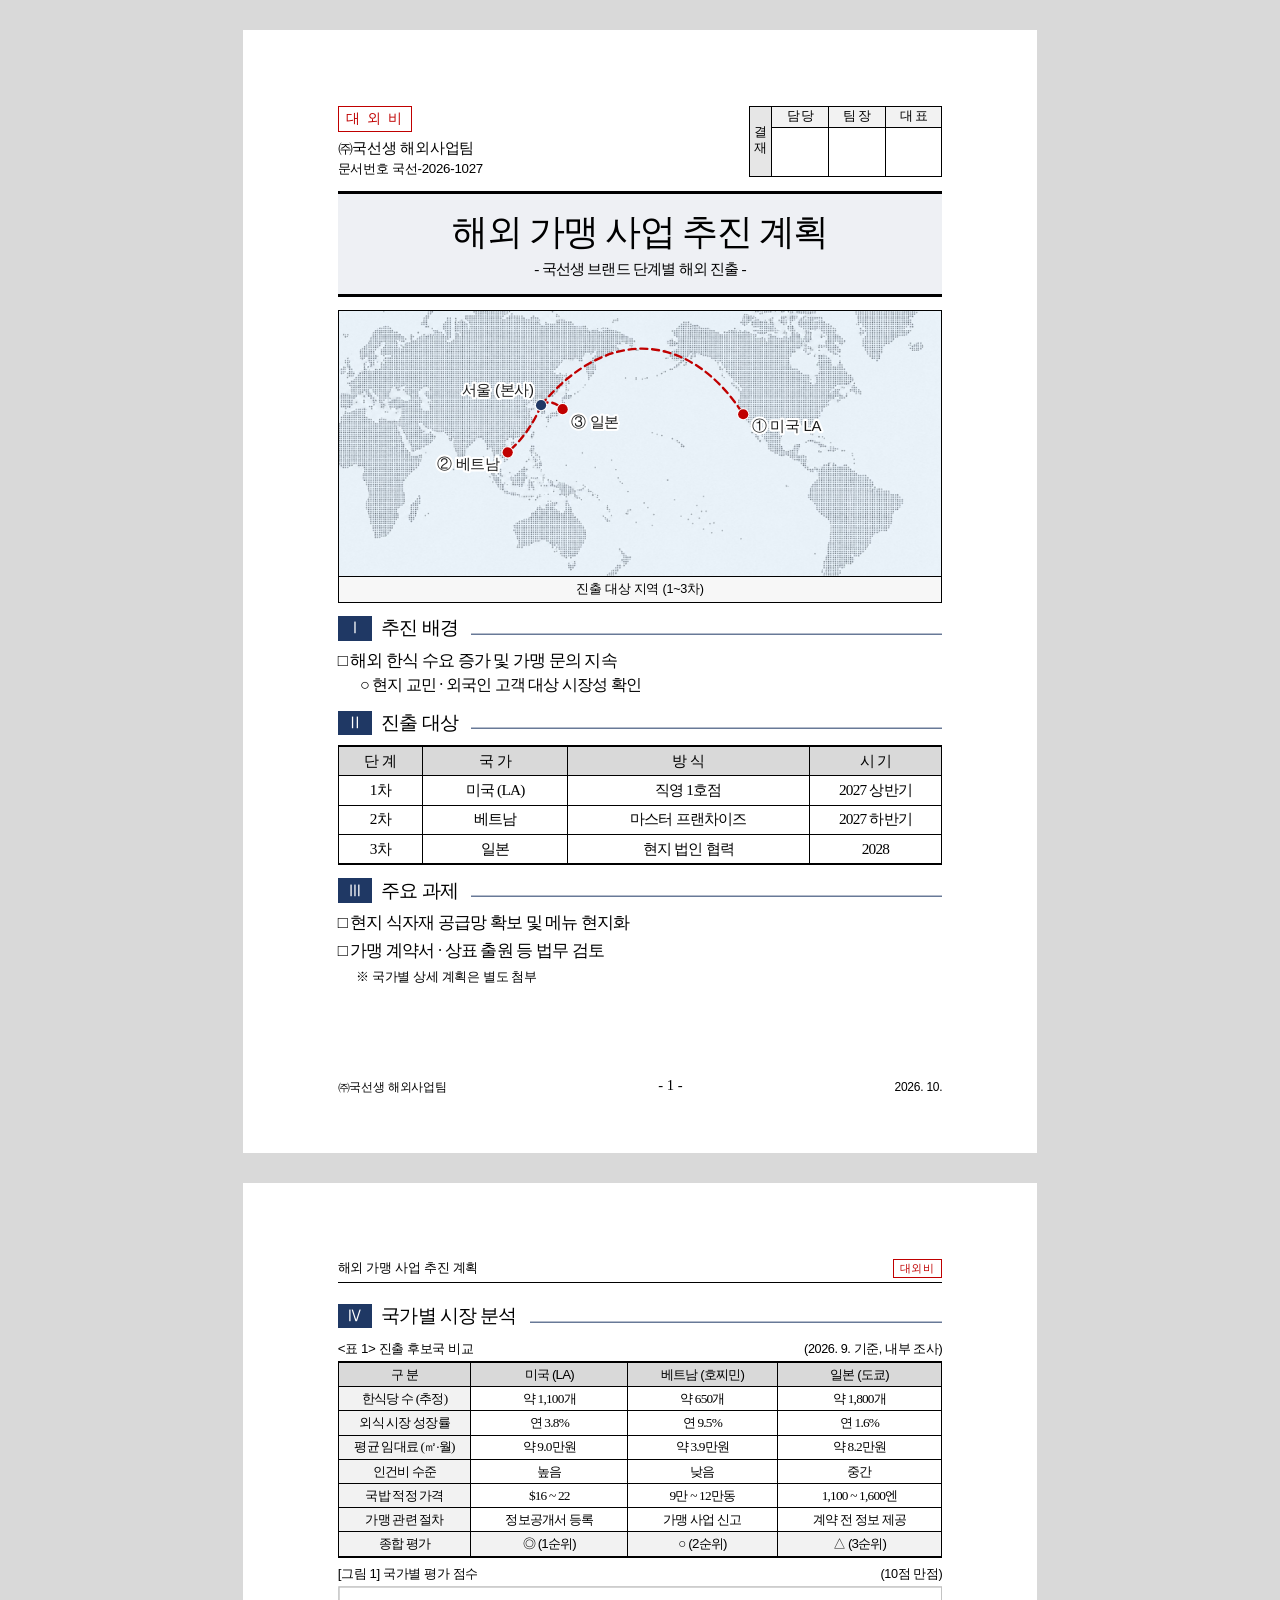
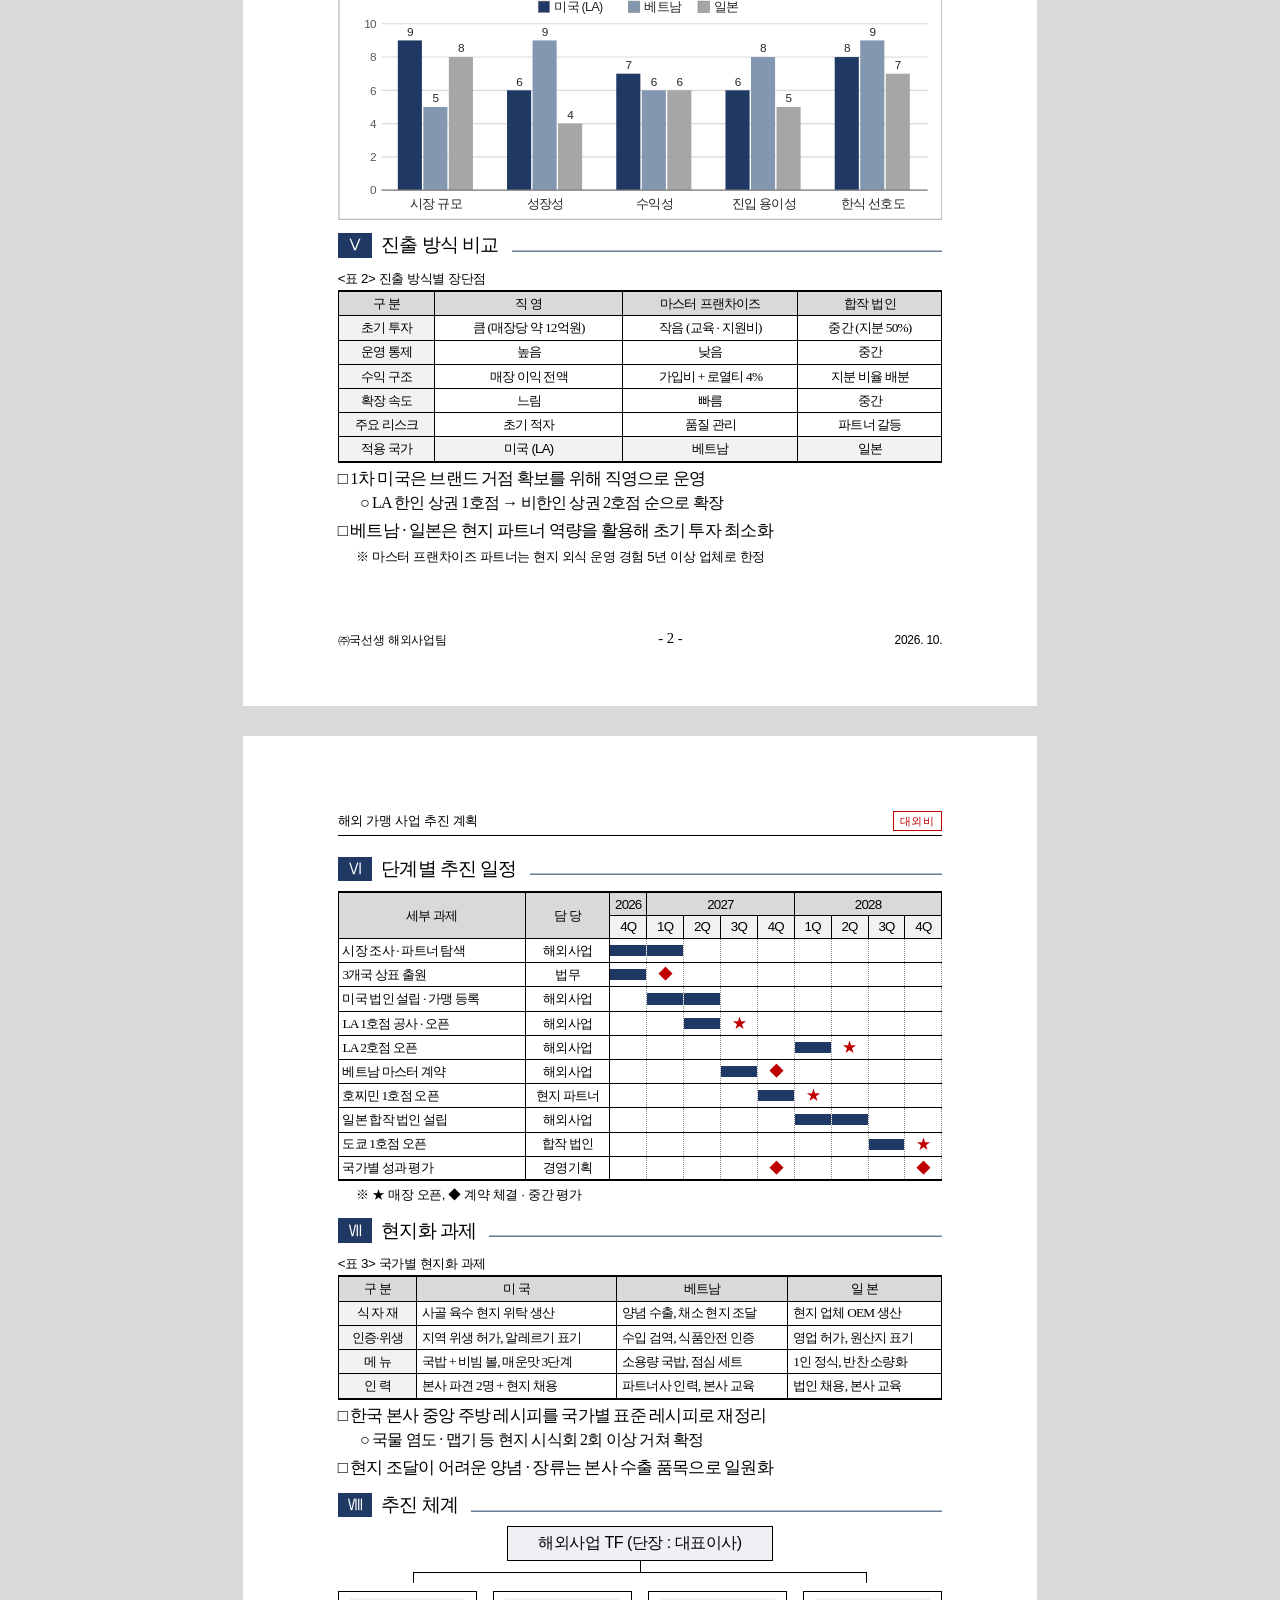
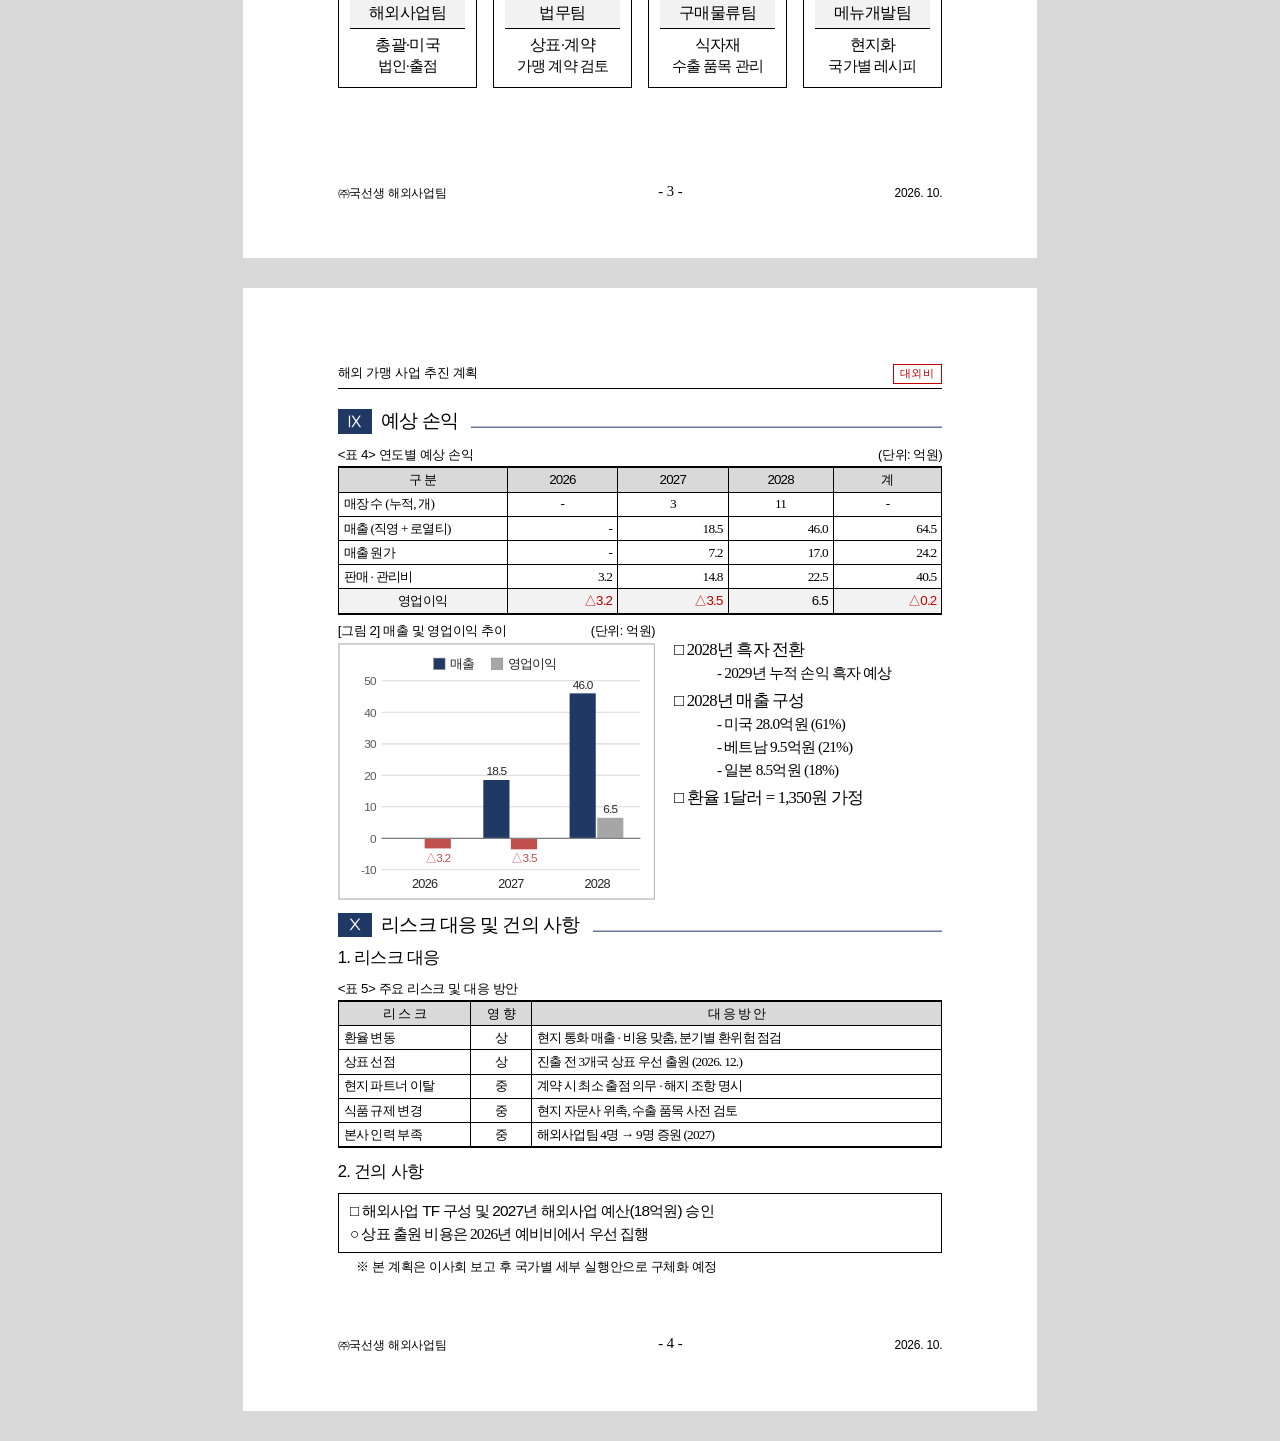
<file: props/ceo-docs/doc3-overseas-franchise.html>
<!doctype html>
<html lang="ko"><head><meta charset="utf-8">
<title>해외 가맹 사업 추진 계획 · 최대표 업무 서류 3</title>
<!--
  4편 소품 · 최대표 업무 서류 3/3 (A4 세로 4장)
  E4-25 탑뷰 세 장 중 맨 오른쪽. 내용은 촬영용 예시. 실제 회사 자료가 아니다.
  지도는 AI 생성 이미지 위에 진출 경로를 겹쳐 그렸다(실제 축척 아님).
-->
<link rel="stylesheet" href="../business-plan/hwp.css"><link rel="stylesheet" href="ceo.css"></head><body>
<div class="page doc">
  <div class="co-head">
    <div class="who"><span class="secret">대 외 비</span><br><b>㈜국선생 해외사업팀</b><br>문서번호 국선-2026-1027</div>
    <table class="approve"><tr><th class="side" rowspan="2">결<br>재</th><th>담 당</th><th>팀 장</th><th>대 표</th></tr>
      <tr><td></td><td></td><td></td></tr></table>
  </div>

  <div class="title-box"><h1>해외 가맹 사업 추진 계획</h1><div class="sub">- 국선생 브랜드 단계별 해외 진출 -</div></div>

  <figure class="fig">
    <div class="map"><img src="img/worldmap.jpg" alt="진출 대상 지도">
      <svg class="route" viewBox="0 0 1536 674" preserveAspectRatio="xMidYMid slice" aria-label="진출 경로">
        <g fill="none" stroke="#c00000" stroke-width="6" stroke-dasharray="18 12" stroke-linecap="round">
          <path d="M515 240C690 30 900 60 1030 263"/><path d="M515 240C495 290 465 330 430 360"/><path d="M515 240C535 226 553 234 570 250"/>
        </g>
        <g font-family="HY중고딕,HYGothic-Medium,HYGothic,sans-serif" font-size="38" fill="#1b1b1b" stroke="#fff" stroke-width="11" paint-order="stroke" stroke-linejoin="round">
          <circle cx="515" cy="240" r="13" fill="#1f3864" stroke-width="5"/><text x="496" y="214" text-anchor="end">서울 (본사)</text>
          <circle cx="1030" cy="263" r="13" fill="#c00000" stroke-width="5"/><text x="1052" y="306">① 미국 LA</text>
          <circle cx="430" cy="360" r="13" fill="#c00000" stroke-width="5"/><text x="410" y="402" text-anchor="end">② 베트남</text>
          <circle cx="570" cy="250" r="13" fill="#c00000" stroke-width="5"/><text x="592" y="296">③ 일본</text>
        </g>
      </svg></div>
    <figcaption>진출 대상 지역 (1~3차)</figcaption>
  </figure>

  <h2><span class="no">Ⅰ</span>추진 배경</h2>
  <p class="l1">해외 한식 수요 증가 및 가맹 문의 지속</p>
  <p class="l2">현지 교민 · 외국인 고객 대상 시장성 확인</p>

  <h2><span class="no">Ⅱ</span>진출 대상</h2>
  <table>
    <colgroup><col style="width:14%"><col style="width:24%"><col><col style="width:22%"></colgroup>
    <tr><th>단 계</th><th>국 가</th><th>방 식</th><th>시 기</th></tr>
    <tr><td>1차</td><td>미국 (LA)</td><td>직영 1호점</td><td>2027 상반기</td></tr>
    <tr><td>2차</td><td>베트남</td><td>마스터 프랜차이즈</td><td>2027 하반기</td></tr>
    <tr><td>3차</td><td>일본</td><td>현지 법인 협력</td><td>2028</td></tr>
  </table>

  <h2><span class="no">Ⅲ</span>주요 과제</h2>
  <p class="l1">현지 식자재 공급망 확보 및 메뉴 현지화</p>
  <p class="l1">가맹 계약서 · 상표 출원 등 법무 검토</p>
  <p class="note">국가별 상세 계획은 별도 첨부</p>

  <div class="co-foot"><span>㈜국선생 해외사업팀</span><span class="pg">- 1 -</span><span>2026. 10.</span></div>
</div>
<!-- ===== 2~4쪽 (상세) ===== -->
<div class="page doc">
  <div class="run-head"><span>해외 가맹 사업 추진 계획</span><span class="secret">대외비</span></div>

  <h2><span class="no">Ⅳ</span>국가별 시장 분석</h2>
  <div class="cap"><span>&lt;표 1&gt; 진출 후보국 비교</span><span class="u">(2026. 9. 기준, 내부 조사)</span></div>
  <table class="sm">
    <colgroup><col style="width:22%"><col><col><col></colgroup>
    <tr><th>구 분</th><th>미국 (LA)</th><th>베트남 (호찌민)</th><th>일본 (도쿄)</th></tr>
    <tr><td class="sub">한식당 수 (추정)</td><td>약 1,100개</td><td>약 650개</td><td>약 1,800개</td></tr>
    <tr><td class="sub">외식 시장 성장률</td><td>연 3.8%</td><td>연 9.5%</td><td>연 1.6%</td></tr>
    <tr><td class="sub">평균 임대료 (㎡·월)</td><td>약 9.0만원</td><td>약 3.9만원</td><td>약 8.2만원</td></tr>
    <tr><td class="sub">인건비 수준</td><td>높음</td><td>낮음</td><td>중간</td></tr>
    <tr><td class="sub">국밥 적정 가격</td><td>$16 ~ 22</td><td>9만 ~ 12만동</td><td>1,100 ~ 1,600엔</td></tr>
    <tr><td class="sub">가맹 관련 절차</td><td>정보공개서 등록</td><td>가맹 사업 신고</td><td>계약 전 정보 제공</td></tr>
    <tr class="sum"><td>종합 평가</td><td>◎ (1순위)</td><td>○ (2순위)</td><td>△ (3순위)</td></tr>
  </table>
  <div class="cap"><span>[그림 1] 국가별 평가 점수</span><span class="u">(10점 만점)</span></div>
  <svg class="chart" width="160mm" height="62mm" viewBox="0 0 640 248" font-family="HY중고딕,HYGothic-Medium,HYGothic,sans-serif" aria-label="국가별 평가 점수"><rect x="1" y="1" width="638" height="246" fill="#fff" stroke="#bfbfbf" stroke-width="1.5"/><rect x="211.9" y="16.0" width="12" height="12" fill="#1f3864" stroke="#7f7f7f" stroke-width=".6"/><text x="228.9" y="26.5" font-size="13.5" text-anchor="start" fill="#262626">미국 (LA)</text><rect x="307.3" y="16.0" width="12" height="12" fill="#8497b0" stroke="#7f7f7f" stroke-width=".6"/><text x="324.3" y="26.5" font-size="13.5" text-anchor="start" fill="#262626">베트남</text><rect x="381.0" y="16.0" width="12" height="12" fill="#a6a6a6" stroke="#7f7f7f" stroke-width=".6"/><text x="398.0" y="26.5" font-size="13.5" text-anchor="start" fill="#262626">일본</text><path d="M46 216.0H624" stroke="#d9d9d9" stroke-width="1.2"/><text x="40.0" y="220.5" font-size="12.5" text-anchor="end" fill="#595959">0</text><path d="M46 180.8H624" stroke="#d9d9d9" stroke-width="1.2"/><text x="40.0" y="185.3" font-size="12.5" text-anchor="end" fill="#595959">2</text><path d="M46 145.6H624" stroke="#d9d9d9" stroke-width="1.2"/><text x="40.0" y="150.1" font-size="12.5" text-anchor="end" fill="#595959">4</text><path d="M46 110.4H624" stroke="#d9d9d9" stroke-width="1.2"/><text x="40.0" y="114.9" font-size="12.5" text-anchor="end" fill="#595959">6</text><path d="M46 75.2H624" stroke="#d9d9d9" stroke-width="1.2"/><text x="40.0" y="79.7" font-size="12.5" text-anchor="end" fill="#595959">8</text><path d="M46 40.0H624" stroke="#d9d9d9" stroke-width="1.2"/><text x="40.0" y="44.5" font-size="12.5" text-anchor="end" fill="#595959">10</text><rect x="63.3" y="57.6" width="25.5" height="158.4" fill="#1f3864"/><text x="76.1" y="52.6" font-size="12.5" text-anchor="middle" fill="#262626">9</text><rect x="90.3" y="128.0" width="25.5" height="88.0" fill="#8497b0"/><text x="103.0" y="123.0" font-size="12.5" text-anchor="middle" fill="#262626">5</text><rect x="117.3" y="75.2" width="25.5" height="140.8" fill="#a6a6a6"/><text x="130.0" y="70.2" font-size="12.5" text-anchor="middle" fill="#262626">8</text><text x="103.8" y="235.0" font-size="13.5" text-anchor="middle" fill="#262626">시장 규모</text><rect x="178.9" y="110.4" width="25.5" height="105.6" fill="#1f3864"/><text x="191.7" y="105.4" font-size="12.5" text-anchor="middle" fill="#262626">6</text><rect x="205.9" y="57.6" width="25.5" height="158.4" fill="#8497b0"/><text x="218.6" y="52.6" font-size="12.5" text-anchor="middle" fill="#262626">9</text><rect x="232.9" y="145.6" width="25.5" height="70.4" fill="#a6a6a6"/><text x="245.6" y="140.6" font-size="12.5" text-anchor="middle" fill="#262626">4</text><text x="219.4" y="235.0" font-size="13.5" text-anchor="middle" fill="#262626">성장성</text><rect x="294.5" y="92.8" width="25.5" height="123.2" fill="#1f3864"/><text x="307.3" y="87.8" font-size="12.5" text-anchor="middle" fill="#262626">7</text><rect x="321.5" y="110.4" width="25.5" height="105.6" fill="#8497b0"/><text x="334.2" y="105.4" font-size="12.5" text-anchor="middle" fill="#262626">6</text><rect x="348.5" y="110.4" width="25.5" height="105.6" fill="#a6a6a6"/><text x="361.2" y="105.4" font-size="12.5" text-anchor="middle" fill="#262626">6</text><text x="335.0" y="235.0" font-size="13.5" text-anchor="middle" fill="#262626">수익성</text><rect x="410.1" y="110.4" width="25.5" height="105.6" fill="#1f3864"/><text x="422.9" y="105.4" font-size="12.5" text-anchor="middle" fill="#262626">6</text><rect x="437.1" y="75.2" width="25.5" height="140.8" fill="#8497b0"/><text x="449.8" y="70.2" font-size="12.5" text-anchor="middle" fill="#262626">8</text><rect x="464.1" y="128.0" width="25.5" height="88.0" fill="#a6a6a6"/><text x="476.8" y="123.0" font-size="12.5" text-anchor="middle" fill="#262626">5</text><text x="450.6" y="235.0" font-size="13.5" text-anchor="middle" fill="#262626">진입 용이성</text><rect x="525.7" y="75.2" width="25.5" height="140.8" fill="#1f3864"/><text x="538.5" y="70.2" font-size="12.5" text-anchor="middle" fill="#262626">8</text><rect x="552.7" y="57.6" width="25.5" height="158.4" fill="#8497b0"/><text x="565.5" y="52.6" font-size="12.5" text-anchor="middle" fill="#262626">9</text><rect x="579.7" y="92.8" width="25.5" height="123.2" fill="#a6a6a6"/><text x="592.4" y="87.8" font-size="12.5" text-anchor="middle" fill="#262626">7</text><text x="566.2" y="235.0" font-size="13.5" text-anchor="middle" fill="#262626">한식 선호도</text><path d="M46 216.0H624" stroke="#7f7f7f" stroke-width="1.4"/></svg>

  <h2><span class="no">Ⅴ</span>진출 방식 비교</h2>
  <div class="cap"><span>&lt;표 2&gt; 진출 방식별 장단점</span></div>
  <table class="sm">
    <colgroup><col style="width:16%"><col><col><col></colgroup>
    <tr><th>구 분</th><th>직 영</th><th>마스터 프랜차이즈</th><th>합작 법인</th></tr>
    <tr><td class="sub">초기 투자</td><td>큼 (매장당 약 12억원)</td><td>작음 (교육 · 지원비)</td><td>중간 (지분 50%)</td></tr>
    <tr><td class="sub">운영 통제</td><td>높음</td><td>낮음</td><td>중간</td></tr>
    <tr><td class="sub">수익 구조</td><td>매장 이익 전액</td><td>가입비 + 로열티 4%</td><td>지분 비율 배분</td></tr>
    <tr><td class="sub">확장 속도</td><td>느림</td><td>빠름</td><td>중간</td></tr>
    <tr><td class="sub">주요 리스크</td><td>초기 적자</td><td>품질 관리</td><td>파트너 갈등</td></tr>
    <tr class="sum"><td>적용 국가</td><td>미국 (LA)</td><td>베트남</td><td>일본</td></tr>
  </table>
  <p class="l1">1차 미국은 브랜드 거점 확보를 위해 직영으로 운영</p>
  <p class="l2">LA 한인 상권 1호점 → 비한인 상권 2호점 순으로 확장</p>
  <p class="l1">베트남 · 일본은 현지 파트너 역량을 활용해 초기 투자 최소화</p>
  <p class="note">마스터 프랜차이즈 파트너는 현지 외식 운영 경험 5년 이상 업체로 한정</p>

  <div class="co-foot"><span>㈜국선생 해외사업팀</span><span class="pg">- 2 -</span><span>2026. 10.</span></div>
</div>
<div class="page doc">
  <div class="run-head"><span>해외 가맹 사업 추진 계획</span><span class="secret">대외비</span></div>

  <h2><span class="no">Ⅵ</span>단계별 추진 일정</h2>
  <table class="gantt sm">
<colgroup><col style="width:31%"><col style="width:14%"><col><col><col><col><col><col><col><col><col></colgroup>
<tr><th rowspan="2">세부 과제</th><th rowspan="2">담 당</th><th colspan="1">2026</th><th colspan="4">2027</th><th colspan="4">2028</th></tr>
<tr><th class="sub">4Q</th><th class="sub">1Q</th><th class="sub">2Q</th><th class="sub">3Q</th><th class="sub">4Q</th><th class="sub">1Q</th><th class="sub">2Q</th><th class="sub">3Q</th><th class="sub">4Q</th></tr>
<tr><td class="l">시장 조사 · 파트너 탐색</td><td>해외사업</td><td class="g"><i></i></td><td class="g"><i></i></td><td class="g"></td><td class="g"></td><td class="g"></td><td class="g"></td><td class="g"></td><td class="g"></td><td class="g"></td></tr>
<tr><td class="l">3개국 상표 출원</td><td>법무</td><td class="g"><i></i></td><td class="g"><b>◆</b></td><td class="g"></td><td class="g"></td><td class="g"></td><td class="g"></td><td class="g"></td><td class="g"></td><td class="g"></td></tr>
<tr><td class="l">미국 법인 설립 · 가맹 등록</td><td>해외사업</td><td class="g"></td><td class="g"><i></i></td><td class="g"><i></i></td><td class="g"></td><td class="g"></td><td class="g"></td><td class="g"></td><td class="g"></td><td class="g"></td></tr>
<tr><td class="l">LA 1호점 공사 · 오픈</td><td>해외사업</td><td class="g"></td><td class="g"></td><td class="g"><i></i></td><td class="g"><b>★</b></td><td class="g"></td><td class="g"></td><td class="g"></td><td class="g"></td><td class="g"></td></tr>
<tr><td class="l">LA 2호점 오픈</td><td>해외사업</td><td class="g"></td><td class="g"></td><td class="g"></td><td class="g"></td><td class="g"></td><td class="g"><i></i></td><td class="g"><b>★</b></td><td class="g"></td><td class="g"></td></tr>
<tr><td class="l">베트남 마스터 계약</td><td>해외사업</td><td class="g"></td><td class="g"></td><td class="g"></td><td class="g"><i></i></td><td class="g"><b>◆</b></td><td class="g"></td><td class="g"></td><td class="g"></td><td class="g"></td></tr>
<tr><td class="l">호찌민 1호점 오픈</td><td>현지 파트너</td><td class="g"></td><td class="g"></td><td class="g"></td><td class="g"></td><td class="g"><i></i></td><td class="g"><b>★</b></td><td class="g"></td><td class="g"></td><td class="g"></td></tr>
<tr><td class="l">일본 합작 법인 설립</td><td>해외사업</td><td class="g"></td><td class="g"></td><td class="g"></td><td class="g"></td><td class="g"></td><td class="g"><i></i></td><td class="g"><i></i></td><td class="g"></td><td class="g"></td></tr>
<tr><td class="l">도쿄 1호점 오픈</td><td>합작 법인</td><td class="g"></td><td class="g"></td><td class="g"></td><td class="g"></td><td class="g"></td><td class="g"></td><td class="g"></td><td class="g"><i></i></td><td class="g"><b>★</b></td></tr>
<tr><td class="l">국가별 성과 평가</td><td>경영기획</td><td class="g"></td><td class="g"></td><td class="g"></td><td class="g"></td><td class="g"><b>◆</b></td><td class="g"></td><td class="g"></td><td class="g"></td><td class="g"><b>◆</b></td></tr>
</table>
  <p class="note">★ 매장 오픈, ◆ 계약 체결 · 중간 평가</p>

  <h2><span class="no">Ⅶ</span>현지화 과제</h2>
  <div class="cap"><span>&lt;표 3&gt; 국가별 현지화 과제</span></div>
  <table class="sm">
    <colgroup><col style="width:13%"><col><col><col></colgroup>
    <tr><th>구 분</th><th>미 국</th><th>베트남</th><th>일 본</th></tr>
    <tr><td class="sub">식 자 재</td><td class="l">사골 육수 현지 위탁 생산</td><td class="l">양념 수출, 채소 현지 조달</td><td class="l">현지 업체 OEM 생산</td></tr>
    <tr><td class="sub">인증·위생</td><td class="l">지역 위생 허가, 알레르기 표기</td><td class="l">수입 검역, 식품안전 인증</td><td class="l">영업 허가, 원산지 표기</td></tr>
    <tr><td class="sub">메 뉴</td><td class="l">국밥 + 비빔 볼, 매운맛 3단계</td><td class="l">소용량 국밥, 점심 세트</td><td class="l">1인 정식, 반찬 소량화</td></tr>
    <tr><td class="sub">인 력</td><td class="l">본사 파견 2명 + 현지 채용</td><td class="l">파트너사 인력, 본사 교육</td><td class="l">법인 채용, 본사 교육</td></tr>
  </table>
  <p class="l1">한국 본사 중앙 주방 레시피를 국가별 표준 레시피로 재정리</p>
  <p class="l2">국물 염도 · 맵기 등 현지 시식회 2회 이상 거쳐 확정</p>
  <p class="l1">현지 조달이 어려운 양념 · 장류는 본사 수출 품목으로 일원화</p>

  <h2><span class="no">Ⅷ</span>추진 체계</h2>
  <div class="org tight">
    <div class="top">해외사업 TF (단장 : 대표이사)</div>
    <div class="stem"></div><div class="rail"></div>
    <div class="row">
      <div class="box"><div class="h">해외사업팀</div><div class="b"><span class="nm">총괄·미국</span>법인·출점</div></div>
      <div class="box"><div class="h">법무팀</div><div class="b"><span class="nm">상표·계약</span>가맹 계약 검토</div></div>
      <div class="box"><div class="h">구매물류팀</div><div class="b"><span class="nm">식자재</span>수출 품목 관리</div></div>
      <div class="box"><div class="h">메뉴개발팀</div><div class="b"><span class="nm">현지화</span>국가별 레시피</div></div>
    </div>
  </div>

  <div class="co-foot"><span>㈜국선생 해외사업팀</span><span class="pg">- 3 -</span><span>2026. 10.</span></div>
</div>
<div class="page doc">
  <div class="run-head"><span>해외 가맹 사업 추진 계획</span><span class="secret">대외비</span></div>

  <h2><span class="no">Ⅸ</span>예상 손익</h2>
  <div class="cap"><span>&lt;표 4&gt; 연도별 예상 손익</span><span class="u">(단위: 억원)</span></div>
  <table class="sm">
    <colgroup><col style="width:28%"><col><col><col><col style="width:18%"></colgroup>
    <tr><th>구 분</th><th>2026</th><th>2027</th><th>2028</th><th>계</th></tr>
    <tr><td class="l">매장 수 (누적, 개)</td><td>-</td><td>3</td><td>11</td><td>-</td></tr>
    <tr><td class="l">매출 (직영 + 로열티)</td><td class="r">-</td><td class="r">18.5</td><td class="r">46.0</td><td class="r">64.5</td></tr>
    <tr><td class="l">매출 원가</td><td class="r">-</td><td class="r">7.2</td><td class="r">17.0</td><td class="r">24.2</td></tr>
    <tr><td class="l">판매 · 관리비</td><td class="r">3.2</td><td class="r">14.8</td><td class="r">22.5</td><td class="r">40.5</td></tr>
    <tr class="sum"><td>영업이익</td><td class="r dn">△3.2</td><td class="r dn">△3.5</td><td class="r">6.5</td><td class="r dn">△0.2</td></tr>
  </table>
  <div class="two" style="grid-template-columns:84mm 1fr">
    <div>
      <div class="cap"><span>[그림 2] 매출 및 영업이익 추이</span><span class="u">(단위: 억원)</span></div>
      <svg class="chart" width="84mm" height="68mm" viewBox="0 0 336 272" font-family="HY중고딕,HYGothic-Medium,HYGothic,sans-serif" aria-label="예상 매출 및 영업이익"><rect x="1" y="1" width="334" height="270" fill="#fff" stroke="#bfbfbf" stroke-width="1.5"/><rect x="101.3" y="16.0" width="12" height="12" fill="#1f3864" stroke="#7f7f7f" stroke-width=".6"/><text x="118.3" y="26.5" font-size="13.5" text-anchor="start" fill="#262626">매출</text><rect x="162.4" y="16.0" width="12" height="12" fill="#a6a6a6" stroke="#7f7f7f" stroke-width=".6"/><text x="179.4" y="26.5" font-size="13.5" text-anchor="start" fill="#262626">영업이익</text><path d="M46 240.0H320" stroke="#d9d9d9" stroke-width="1.2"/><text x="40.0" y="244.5" font-size="12.5" text-anchor="end" fill="#595959">-10</text><path d="M46 206.7H320" stroke="#d9d9d9" stroke-width="1.2"/><text x="40.0" y="211.2" font-size="12.5" text-anchor="end" fill="#595959">0</text><path d="M46 173.3H320" stroke="#d9d9d9" stroke-width="1.2"/><text x="40.0" y="177.8" font-size="12.5" text-anchor="end" fill="#595959">10</text><path d="M46 140.0H320" stroke="#d9d9d9" stroke-width="1.2"/><text x="40.0" y="144.5" font-size="12.5" text-anchor="end" fill="#595959">20</text><path d="M46 106.7H320" stroke="#d9d9d9" stroke-width="1.2"/><text x="40.0" y="111.2" font-size="12.5" text-anchor="end" fill="#595959">30</text><path d="M46 73.3H320" stroke="#d9d9d9" stroke-width="1.2"/><text x="40.0" y="77.8" font-size="12.5" text-anchor="end" fill="#595959">40</text><path d="M46 40.0H320" stroke="#d9d9d9" stroke-width="1.2"/><text x="40.0" y="44.5" font-size="12.5" text-anchor="end" fill="#595959">50</text><rect x="91.7" y="206.7" width="27.7" height="10.7" fill="#c0504d"/><text x="105.5" y="231.3" font-size="12.5" text-anchor="middle" fill="#c0504d">△3.2</text><text x="91.7" y="259.0" font-size="13.5" text-anchor="middle" fill="#262626">2026</text><rect x="153.8" y="145.0" width="27.7" height="61.7" fill="#1f3864"/><text x="167.6" y="140.0" font-size="12.5" text-anchor="middle" fill="#262626">18.5</text><rect x="183.0" y="206.7" width="27.7" height="11.7" fill="#c0504d"/><text x="196.9" y="232.3" font-size="12.5" text-anchor="middle" fill="#c0504d">△3.5</text><text x="183.0" y="259.0" font-size="13.5" text-anchor="middle" fill="#262626">2027</text><rect x="245.1" y="53.3" width="27.7" height="153.3" fill="#1f3864"/><text x="259.0" y="48.3" font-size="12.5" text-anchor="middle" fill="#262626">46.0</text><rect x="274.3" y="185.0" width="27.7" height="21.7" fill="#a6a6a6"/><text x="288.2" y="180.0" font-size="12.5" text-anchor="middle" fill="#262626">6.5</text><text x="274.3" y="259.0" font-size="13.5" text-anchor="middle" fill="#262626">2028</text><path d="M46 206.7H320" stroke="#7f7f7f" stroke-width="1.4"/></svg>
    </div>
    <div style="padding-top:6mm">
      <p class="l1">2028년 흑자 전환</p>
      <p class="l3">2029년 누적 손익 흑자 예상</p>
      <p class="l1">2028년 매출 구성</p>
      <p class="l3">미국 28.0억원 (61%)</p>
      <p class="l3">베트남 9.5억원 (21%)</p>
      <p class="l3">일본 8.5억원 (18%)</p>
      <p class="l1">환율 1달러 = 1,350원 가정</p>
    </div>
  </div>

  <h2><span class="no">Ⅹ</span>리스크 대응 및 건의 사항</h2>
  <div class="h3">1. 리스크 대응</div>
  <div class="cap"><span>&lt;표 5&gt; 주요 리스크 및 대응 방안</span></div>
  <table class="sm">
    <colgroup><col style="width:22%"><col style="width:10%"><col></colgroup>
    <tr><th>리 스 크</th><th>영 향</th><th>대 응 방 안</th></tr>
    <tr><td class="l">환율 변동</td><td>상</td><td class="l">현지 통화 매출 · 비용 맞춤, 분기별 환위험 점검</td></tr>
    <tr><td class="l">상표 선점</td><td>상</td><td class="l">진출 전 3개국 상표 우선 출원 (2026. 12.)</td></tr>
    <tr><td class="l">현지 파트너 이탈</td><td>중</td><td class="l">계약 시 최소 출점 의무 · 해지 조항 명시</td></tr>
    <tr><td class="l">식품 규제 변경</td><td>중</td><td class="l">현지 자문사 위촉, 수출 품목 사전 검토</td></tr>
    <tr><td class="l">본사 인력 부족</td><td>중</td><td class="l">해외사업팀 4명 → 9명 증원 (2027)</td></tr>
  </table>

  <div class="h3">2. 건의 사항</div>
  <div class="box"><span class="t">□ 해외사업 TF 구성 및 2027년 해외사업 예산(18억원) 승인</span><br>
    ○ 상표 출원 비용은 2026년 예비비에서 우선 집행</div>
  <p class="note">본 계획은 이사회 보고 후 국가별 세부 실행안으로 구체화 예정</p>

  <div class="co-foot"><span>㈜국선생 해외사업팀</span><span class="pg">- 4 -</span><span>2026. 10.</span></div>
</div>
</body></html>
</file>
<file: props/business-plan/plan.css>
@page{size:A4;margin:0}
:root{--ink:#16171a;--sub:#5d6066;--faint:#9a9da3;--line:#dcdde0;--soft:#f4f4f5;--answer:#ff6a13}
*{box-sizing:border-box}
html,body{margin:0;background:#e9e9eb}
body{font-family:"Pretendard","Pretendard Variable","Apple SD Gothic Neo","Malgun Gothic",sans-serif;color:var(--ink);
  word-break:keep-all;letter-spacing:-.015em;-webkit-print-color-adjust:exact;print-color-adjust:exact}
.page{width:210mm;height:297mm;margin:10mm auto;background:#fff;position:relative;overflow:hidden;
  padding:20mm 18mm 16mm;display:flex;flex-direction:column}
@media print{html,body{background:#fff}.page{margin:0;box-shadow:none;break-after:page}}

/* 머리 */
.meta{display:flex;justify-content:space-between;font-size:9pt;font-weight:600;color:var(--faint);letter-spacing:.06em}
.meta .conf{color:var(--answer)}
h1{font-size:46pt;font-weight:800;letter-spacing:-.05em;margin:9mm 0 0;line-height:1}
.title-rule{height:2.2mm;width:24mm;background:var(--answer);margin:6mm 0 5mm}
.lede{font-size:15pt;font-weight:700;line-height:1.45;margin:0}
.lede-sub{font-size:10.5pt;color:var(--sub);margin:2mm 0 0;line-height:1.6}

/* 섹션 */
section{margin-top:9mm}
h2{display:flex;align-items:baseline;gap:3mm;font-size:12.5pt;font-weight:800;margin:0 0 4mm;
  padding-bottom:2mm;border-bottom:1.2pt solid var(--ink)}
h2 .no{color:var(--answer);font-size:11pt}

/* 1. 사업 구조 */
.flow{display:flex;align-items:center;gap:2.5mm}
.flow .step{flex:1;border:1pt solid var(--line);border-radius:2mm;padding:3mm 2mm;text-align:center;font-size:10pt;font-weight:700}
.flow .step small{display:block;font-size:8pt;font-weight:500;color:var(--sub);margin-top:.8mm}
.flow .arr{color:var(--faint);font-weight:700}
.flow .step.goal{background:var(--ink);color:#fff;border-color:var(--ink)}
.flow .step.goal small{color:#c9cace}
.strategy{margin:3.5mm 0 0;font-size:10pt;color:var(--sub)}
.strategy b{color:var(--ink)}

/* 2. 목표 333 */
.goals{display:grid;grid-template-columns:repeat(3,1fr);gap:3mm}
.goal-card{background:var(--soft);border-radius:2mm;padding:4mm 4mm 3.5mm}
.goal-card .k{font-size:9pt;font-weight:600;color:var(--sub)}
.goal-card .v{font-size:23pt;font-weight:800;letter-spacing:-.04em;line-height:1.15;margin-top:1mm}
.goal-card .v span{font-size:12pt;font-weight:700;margin-left:.6mm}
.goal-note{font-size:8.5pt;color:var(--faint);margin:2.5mm 0 0}

/* 3. 팀 구성 2×2 — 오른쪽 아래는 빈 칸 */
.team{display:grid;grid-template-columns:1fr 1fr;grid-template-rows:38mm 38mm;gap:3.5mm}
.slot{border:1.2pt solid var(--ink);border-radius:2.5mm;padding:4mm 4.5mm;display:flex;gap:4mm;align-items:flex-start}
.slot svg{flex:none;width:12mm;height:12mm}
.slot .role{font-size:17pt;font-weight:800;letter-spacing:-.03em;line-height:1.1}
.slot .who{font-size:10.5pt;font-weight:700;margin-top:2mm}
.slot .who em{font-style:normal;color:var(--answer)}
.slot .cv{font-size:8.5pt;color:var(--sub);line-height:1.5;margin-top:1mm}
.slot.empty{border-color:var(--ink)}

/* 하단 */
.next{margin-top:auto;display:flex;justify-content:space-between;align-items:flex-end;
  border-top:1pt solid var(--line);padding-top:3mm;font-size:8.5pt;color:var(--faint)}
.next b{color:var(--ink);font-size:9.5pt}

/* ── 사진형 (E4-22): 제목 아래 흑백 도시 사진 ── */
.v-photo{padding-top:16mm}
.v-photo h1{font-size:30pt;margin-top:5mm}
.v-photo .title-rule{height:.8pt;width:100%;background:var(--ink);margin:4mm 0 0}
.photo{height:42mm;margin:4mm 0 4.5mm;border-radius:1.5mm;overflow:hidden;background:#e5e5e6}
.photo img{width:100%;height:100%;object-fit:cover;display:block;filter:grayscale(1)}
.v-photo section{margin-top:5mm}
.v-photo .team{grid-template-rows:29mm 29mm}
.v-photo .slot{padding:3.5mm 4.5mm}

/* ── 빈칸형 (E4-12): 가운데 제목 + 큰 빈 테두리 ── */
.v-blank h1{text-align:center;font-size:30pt;margin:6mm 0 0}
.v-blank .frame{flex:1;border:1pt solid var(--ink);margin:8mm 0 7mm}
.page>*{flex-shrink:0}
.v-blank .frame{flex-shrink:1}
</file>
<file: props/business-plan/hwp.css>
/* 한글(한컴오피스)로 만든 보고서처럼 보이게 하는 양식
 * 글꼴은 한컴오피스가 깔린 PC 의 실제 글꼴 이름을 쓴다.
 * 휴먼명조가 있으면 본문에 먼저 쓰고, 없으면 HY신명조.
 */
@page{size:A4;margin:0}
*{box-sizing:border-box}
html,body{margin:0;background:#d9d9d9}
body{color:#000;-webkit-print-color-adjust:exact;print-color-adjust:exact;word-break:keep-all}
:root{
  --head:"HY헤드라인M","HYHeadLine-Medium","HYHeadLine";
  --myeong:"휴먼명조","HumanMyeongjo","HY신명조","HYSinMyeongJo-Medium","HYSinMyeongJo","Batang",serif;
  --gothic:"HY중고딕","HYGothic-Medium","HYGothic","Dotum",sans-serif;
  --gyeon:"HY견고딕","HYGothic-Extra","Dotum",sans-serif;
}
/* 한글 기본 쪽 여백: 위 20 · 아래 15 · 왼쪽 오른쪽 30 (mm) */
.page{width:210mm;height:297mm;margin:8mm auto;background:#fff;position:relative;overflow:hidden;
  padding:20mm 25mm 15mm;display:flex;flex-direction:column;font-family:var(--myeong);font-size:12pt;
  line-height:1.5;letter-spacing:-.05em}
@media print{html,body{background:#fff}.page{margin:0;break-after:page}}

/* 제목 상자: 위아래 굵은 선 + 연한 음영 */
.title-box{border-top:2.4pt solid #000;border-bottom:2.4pt solid #000;background:#eef0f4;
  padding:3.5mm 0 3mm;text-align:center}
.title-box h1{font-family:var(--head);font-weight:normal;font-size:20pt;letter-spacing:-.04em;margin:0;line-height:1.3}
.title-box .sub{font-family:var(--myeong);font-size:11.5pt;margin-top:.6mm}
.dateline{text-align:right;font-family:var(--gothic);font-size:10.5pt;margin:2mm 0 0;letter-spacing:-.03em}

/* 보고 요지 */
.gist{border:1pt solid #000;padding:2mm 3.5mm;margin:3.5mm 0 0;font-size:12pt;line-height:1.5}
.gist b{font-family:var(--gyeon);font-weight:normal}

/* 대제목: 로마숫자 + 음영 띠 */
h2{font-family:var(--head);font-weight:normal;font-size:14pt;letter-spacing:-.04em;margin:3.5mm 0 1.2mm;
  display:flex;align-items:center;gap:2.5mm;line-height:1.3}
h2 .no{display:inline-block;background:#1f3864;color:#fff;font-size:12pt;padding:.6mm 2.4mm .4mm;min-width:9mm;text-align:center}
h2::after{content:"";flex:1;border-bottom:.8pt solid #1f3864;margin-left:1mm;transform:translateY(1.5mm)}

/* 개조식 항목: □ → ○ → - (아래로 2타씩 들여쓰기) */
.l1,.l2,.l3{margin:0;padding-left:1.2em;text-indent:-1.2em}
.l1{margin-top:.8mm;font-size:12.5pt}
.l1::before{content:"□ "}
.l2{margin-left:1.4em;font-size:12pt}
.l2::before{content:"○ "}
.l3{margin-left:2.8em;font-size:11.5pt;padding-left:.9em;text-indent:-.9em}
.l3::before{content:"- "}
.note{font-family:var(--gothic);font-size:10pt;margin:1mm 0 0 1.4em;letter-spacing:-.03em}
.note::before{content:"※ "}

/* 표: 머리행 회색 음영, 가는 실선 */
table{border-collapse:collapse;width:100%;margin-top:1.5mm;font-size:11.5pt}
th,td{border:.6pt solid #000;padding:1mm 2mm;text-align:center;line-height:1.35}
th{background:#d9d9d9;font-family:var(--gothic);font-weight:normal}
table{border-top:1.6pt solid #000;border-bottom:1.6pt solid #000}
td.num{font-family:var(--gyeon);font-size:12pt}

/* 추진 체계도: 총괄 상자 → 담당 상자 4개 (네 번째는 빈 칸) */
.org{margin-top:2mm;display:flex;flex-direction:column;align-items:center}
.org .top{border:1.2pt solid #000;background:#eef0f4;font-family:var(--gyeon);font-size:12pt;padding:1.2mm 8mm;letter-spacing:-.03em}
.org .stem{width:0;height:3mm;border-left:.9pt solid #000}
.org .rail{width:75%;height:3mm;border:.9pt solid #000;border-bottom:0}
.org .row{display:grid;grid-template-columns:repeat(4,1fr);gap:4mm;width:100%}
.org .box{border:1pt solid #000;min-height:21mm;display:flex;flex-direction:column}
.org .box .h{font-family:var(--gothic);font-size:12pt;text-align:center;border-bottom:.6pt solid #000;background:#f2f2f2;padding:.8mm 0;letter-spacing:-.03em}
.org .box .b{flex:1;font-size:11pt;padding:1.4mm 2mm;line-height:1.45;text-align:center;display:flex;flex-direction:column;justify-content:center}
.org .box .b .nm{font-family:var(--gyeon);font-size:12pt}
.org .box.empty .h{color:transparent}

/* 쪽 번호: 아래 가운데 - 1 - */
.foot{margin-top:auto;text-align:center;font-family:var(--myeong);font-size:11pt;letter-spacing:0;padding-top:3mm}
.page>*{flex-shrink:0}
</file>
<file: props/business-plan/summary.css>
/* 사업 소개서(요약본) 전용 · 깔끔한 한 장
 * 왼쪽에 작은 항목 이름, 오른쪽에 내용. 굵은 테두리·회색 상자 없이 얇은 선과 여백으로만 나눈다.
 * 주황은 사람 이름과 요약본 표시에만.
 */
@page{size:A4;margin:0}
:root{--ink:#141518;--sub:#6b6e74;--faint:#a2a5aa;--line:#e2e3e5;--rule:#141518;--answer:#ff6a13}
*{box-sizing:border-box}
html,body{margin:0;background:#e9e9eb}
body{font-family:"Pretendard","Pretendard Variable","Apple SD Gothic Neo","Malgun Gothic",sans-serif;color:var(--ink);
  word-break:keep-all;letter-spacing:-.015em;-webkit-print-color-adjust:exact;print-color-adjust:exact}
.page{width:210mm;height:297mm;margin:10mm auto;background:#fff;position:relative;overflow:hidden;
  padding:20mm 20mm 15mm;display:flex;flex-direction:column}
.page>*{flex-shrink:0}
@media print{html,body{background:#fff}.page{margin:0;break-after:page}}

.top{display:flex;justify-content:space-between;font-size:8.5pt;font-weight:600;color:var(--faint);letter-spacing:.08em}
.top .tag{color:var(--answer)}
h1{font-size:36pt;font-weight:800;letter-spacing:-.05em;line-height:1;margin:11mm 0 0}
.lede{font-size:13.5pt;font-weight:700;margin:5mm 0 0;line-height:1.4}
.lede-sub{font-size:10pt;color:var(--sub);margin:1.5mm 0 0}
.photo{height:46mm;margin:8mm 0 0;overflow:hidden;background:#ddd}
.photo img{width:100%;height:100%;object-fit:cover;display:block;filter:grayscale(1)}

/* 항목: 왼쪽 이름 · 오른쪽 내용 */
.sec{display:grid;grid-template-columns:30mm 1fr;column-gap:6mm;border-top:.8pt solid var(--rule);padding-top:4mm;margin-top:8mm}
.sec>h2{margin:0;font-size:10pt;font-weight:700;line-height:1.5}
.sec>h2 small{display:block;font-size:8pt;font-weight:600;color:var(--faint);letter-spacing:.1em;margin-bottom:.5mm}

/* 01 사업 구조: 한 줄 흐름 */
.flow{display:flex;flex-wrap:wrap;align-items:baseline;gap:1.5mm 2.5mm;font-size:11.5pt;font-weight:700;line-height:1.5}
.flow i{font-style:normal;color:var(--faint);font-weight:400}
.flow .goal{color:var(--ink);border-bottom:1.6pt solid var(--ink)}
.small{font-size:9.5pt;color:var(--sub);margin:2mm 0 0;line-height:1.55}
.small b{color:var(--ink);font-weight:700}

/* 02 목표: 큰 숫자 세 칸, 얇은 세로선 */
.goals{display:grid;grid-template-columns:repeat(3,1fr)}
.goals>div{padding:0 4mm;border-left:.6pt solid var(--line)}
.goals>div:first-child{padding-left:0;border-left:0}
.goals .k{font-size:9pt;color:var(--sub);font-weight:600}
.goals .v{font-size:25pt;font-weight:800;letter-spacing:-.04em;line-height:1.15;margin-top:1mm}
.goals .v span{font-size:11pt;font-weight:700;margin-left:.6mm}

/* 03 팀 구성: 얇은 선 2×2, 오른쪽 아래는 빈 칸 */
.team{display:grid;grid-template-columns:1fr 1fr;grid-template-rows:36mm 36mm;gap:3mm}
.slot{border:.8pt solid #c9cbcf;padding:4mm 4.5mm;display:flex;flex-direction:column}
.slot .role{display:flex;align-items:center;gap:2.2mm;font-size:15pt;font-weight:800;letter-spacing:-.03em;line-height:1.1}
.slot .role svg{width:6mm;height:6mm;flex:none}
.slot .who{font-size:10.5pt;font-weight:700;margin-top:2.5mm}
.slot .who em{font-style:normal;color:var(--answer)}
.slot .cv{font-size:9pt;color:var(--sub);line-height:1.5;margin-top:.8mm}
.slot.empty{border-color:#9ea1a6}

.foot{margin-top:auto;display:flex;justify-content:space-between;border-top:.6pt solid var(--line);padding-top:3mm;
  font-size:8.5pt;color:var(--faint)}
.foot b{color:var(--ink);font-weight:700}
</file>
<file: props/ceo-docs/ceo.css>
/* 최대표(국선생) 업무 서류 3종 · 4편 소품
 * 기본 양식은 ../business-plan/hwp.css(한글 보고서형)를 그대로 쓰고,
 * 회사 문서 티가 나도록 문서번호 · 결재란 · 대외비 표시 · 큰 사진 칸을 더한다.
 * 탑뷰(E4-25)에서 세 장이 구분되도록 제목은 크게, 사진은 한 장씩 크게.
 */
.co-head{display:flex;justify-content:space-between;align-items:flex-start;margin-bottom:3mm}
.co-head .who{font-family:var(--gothic);font-size:10pt;letter-spacing:-.02em;line-height:1.5}
.co-head .who b{font-family:var(--gyeon);font-weight:normal;font-size:11pt}
.secret{display:inline-block;border:1.4pt solid #c00000;color:#c00000;font-family:var(--gyeon);font-size:10.5pt;
  padding:.4mm 2mm;margin-bottom:1.5mm;letter-spacing:.1em}

/* 결재란 */
table.approve{width:auto;border-collapse:collapse;margin:0;font-size:9.5pt;border-top:.6pt solid #000;border-bottom:.6pt solid #000}
table.approve th,table.approve td{border:.6pt solid #000;padding:0;text-align:center;font-family:var(--gothic);font-weight:normal}
table.approve th{background:#f2f2f2;width:15mm;height:5.5mm}
table.approve th.side{width:6mm;line-height:1.25;padding:.5mm 0;background:#e6e6e6}
table.approve td{height:13mm;position:relative}
.seal{position:absolute;left:50%;top:50%;width:9.5mm;height:9.5mm;margin:-4.75mm 0 0 -4.75mm;border:1.2pt solid #d4161c;border-radius:50%;
  color:#d4161c;font-family:"HY견명조","HYMyeongJo-Extra","HYMyeongJo",serif;font-size:11.5pt;display:flex;align-items:center;justify-content:center;
  transform:rotate(-8deg);opacity:.9}

/* 제목: 탑뷰에서 읽히게 크게 */
.doc .title-box h1{font-size:27pt}
.doc .title-box{padding:4mm 0 3.5mm}

/* 사진 칸 */
.fig{margin:3.5mm 0 0;border:.6pt solid #000}
.fig svg{display:block;width:100%;height:70mm}
.fig figcaption{font-family:var(--gothic);font-size:9.5pt;text-align:center;padding:.8mm 0;border-top:.6pt solid #000;background:#f7f7f7;letter-spacing:-.02em}

/* 단계 흐름 */
.steps{display:grid;grid-template-columns:1fr 6mm 1fr 6mm 1fr;align-items:stretch;margin-top:1.5mm}
.steps .st{border:.9pt solid #000;text-align:center;padding:1.2mm 1mm;font-size:11pt;line-height:1.35}
.steps .st b{display:block;font-family:var(--gyeon);font-weight:normal;font-size:11.5pt}
.steps .st small{font-family:var(--gothic);font-size:9.5pt}
.steps .ar{display:flex;align-items:center;justify-content:center;font-family:var(--gothic);font-size:12pt}
.co-foot{display:flex;justify-content:space-between;align-items:flex-end;margin-top:auto;padding-top:2mm;
  font-family:var(--gothic);font-size:9pt;letter-spacing:-.02em}
.co-foot .pg{font-family:var(--myeong);font-size:11pt;letter-spacing:0}

/* ── 2~4쪽(상세 쪽) ───────────────────────────── */
/* 쪽 머리: 왼쪽 문서명, 오른쪽 작은 대외비 */
.run-head{display:flex;justify-content:space-between;align-items:center;border-bottom:.6pt solid #000;
  padding-bottom:1mm;margin-bottom:2mm;font-family:var(--gothic);font-size:9.5pt;letter-spacing:-.02em}
.run-head .secret{font-size:8.5pt;border-width:1pt;padding:.1mm 1.6mm;margin:0;letter-spacing:.08em}
/* 중제목: 1. 2. 3. */
.h3{font-family:var(--gyeon);font-size:12.5pt;margin:3mm 0 .6mm;letter-spacing:-.04em;line-height:1.4}
h2+.h3{margin-top:1.2mm}
/* 표 · 그림 제목줄: <표 1> …            (단위: …) */
.cap{display:flex;justify-content:space-between;align-items:flex-end;font-family:var(--gothic);font-size:10pt;
  margin:2mm 0 0;letter-spacing:-.03em;line-height:1.3}
.cap .u{font-size:9.5pt}
.cap+table{margin-top:.8mm}
/* 촘촘한 표 */
table.sm{font-size:10pt}
table.sm th,table.sm td{padding:.75mm 1.3mm;line-height:1.32}
table.sm th{font-size:10pt}
table.sm td.num{font-size:10pt}
table td.l{text-align:left}
table td.r,table.sm td.r{text-align:right}
table tr.sum td{background:#f2f2f2;font-family:var(--gothic)}
table td.dn{color:#c00000}
table td.up{color:#1f3864}
table td.sub,table th.sub{background:#f2f2f2}
/* 간트 */
table.gantt{font-size:10pt;table-layout:fixed}
table.gantt th,table.gantt td{padding:.6mm 1mm;line-height:1.3}
table.gantt td{height:6.4mm}
table.gantt td.g{position:relative;padding:0;border-left:.3pt dotted #8c8c8c;border-right:.3pt dotted #8c8c8c}
table.gantt td.g i{position:absolute;left:0;right:0;top:1.6mm;bottom:1.6mm;background:#1f3864}
table.gantt td.g i.s{left:50%}
table.gantt td.g i.e{right:50%}
table.gantt td.g i.p{background:#8497b0}
table.gantt td.g b{position:absolute;inset:0;display:flex;align-items:center;justify-content:center;color:#c00000;font-size:11pt;font-weight:normal;font-family:var(--gothic)}
/* 차트(엑셀 차트 붙여넣기) */
.chart{display:block;margin:.8mm auto 0}
.two{display:grid;gap:5mm;align-items:start}
.two>div>.l1:first-child{margin-top:0}
/* 색상 견본 */
.swatches{display:flex;gap:4mm;margin:1.5mm 0 0 1.4em}
.swatches .sw{display:flex;align-items:center;gap:2mm;font-family:var(--gothic);font-size:10pt;letter-spacing:-.02em;line-height:1.3}
.swatches .sw i{display:block;width:11mm;height:7mm;border:.6pt solid #000}
/* 단계 상자 4칸 */
.steps.s4{grid-template-columns:1fr 5mm 1fr 5mm 1fr 5mm 1fr}
.steps.s4 .st{font-size:10.5pt}
.steps.s4 .st b{font-size:11pt}
/* 상자 글 */
.box{border:.9pt solid #000;padding:1.6mm 3mm;margin-top:2mm;font-size:11.5pt;line-height:1.5}
.box .t{font-family:var(--gyeon);font-size:11.5pt}
/* BI 현행 / 개선(안) 시안 비교 */
.bi{display:grid;grid-template-columns:1fr 8mm 1fr;align-items:center;margin:2mm 0 0 1.4em}
.bi .arw{text-align:center;font-family:var(--gothic);font-size:12pt}
.bi .h{font-family:var(--gothic);font-size:10pt;text-align:center;border:.6pt solid #000;border-bottom:0;background:#f2f2f2;padding:.5mm 0}
.bi .b{border:.6pt solid #000;height:22mm;display:flex;flex-direction:column;align-items:center;justify-content:center;position:relative;line-height:1.15}
.bi .old{background:#8d8983}
.bi .old .nm{font-family:var(--gyeon);font-size:24pt;color:#111;letter-spacing:.14em;text-shadow:.35mm .35mm 0 #4a4744}
.bi .old .tg{font-family:var(--gothic);font-size:9pt;color:#fff;margin-top:.8mm}
.bi .lg{position:absolute;left:2.5mm;top:2.5mm;width:8.5mm;height:8.5mm;background:#1f2a44;display:flex;align-items:center;justify-content:center}
.bi .lg .hs{width:6.5mm;height:6.5mm}
.bi .new{background:#1f2a44}
.bi .new .lg{background:#8d8983}
.bi .new .nm{font-family:var(--head);font-size:21pt;color:#fff;letter-spacing:.06em}
.bi .new .sq{position:absolute;left:4mm;top:50%;margin-top:-5mm;width:10mm;height:10mm;background:#b8452a;color:#f3e3c3;
  font-family:var(--head);font-size:15pt;display:flex;align-items:center;justify-content:center}
.bi .new .tg{font-family:var(--gothic);font-size:8.5pt;color:#c9cfdb;letter-spacing:.3em;margin-top:.8mm}
.org.tight{margin-top:1mm}.org.tight .box{min-height:15mm}.org.tight .box .b{padding:1mm 2mm}

/* 사진 칸: 이미지(AI 생성 예시 사진)를 70mm 칸에 꽉 채움 */
.fig img{display:block;width:100%;height:70mm;object-fit:cover}
.fig .map{position:relative;height:70mm}
.fig .map img{position:absolute;inset:0}
.fig .map svg.route{position:absolute;inset:0;width:100%;height:100%}

/* 대표 결재 도장: 법인 인감 찍힌 자국(Codex 로 만든 인감 이미지 img/seal-stamp.png) */
.stamp{position:absolute;left:50%;top:50%;width:15.5mm;height:15.5mm;margin:-7.75mm 0 0 -7.75mm;
  transform:translate(-.2mm,1mm) rotate(-7deg);mix-blend-mode:multiply;opacity:.92;overflow:visible;pointer-events:none}
</file>
